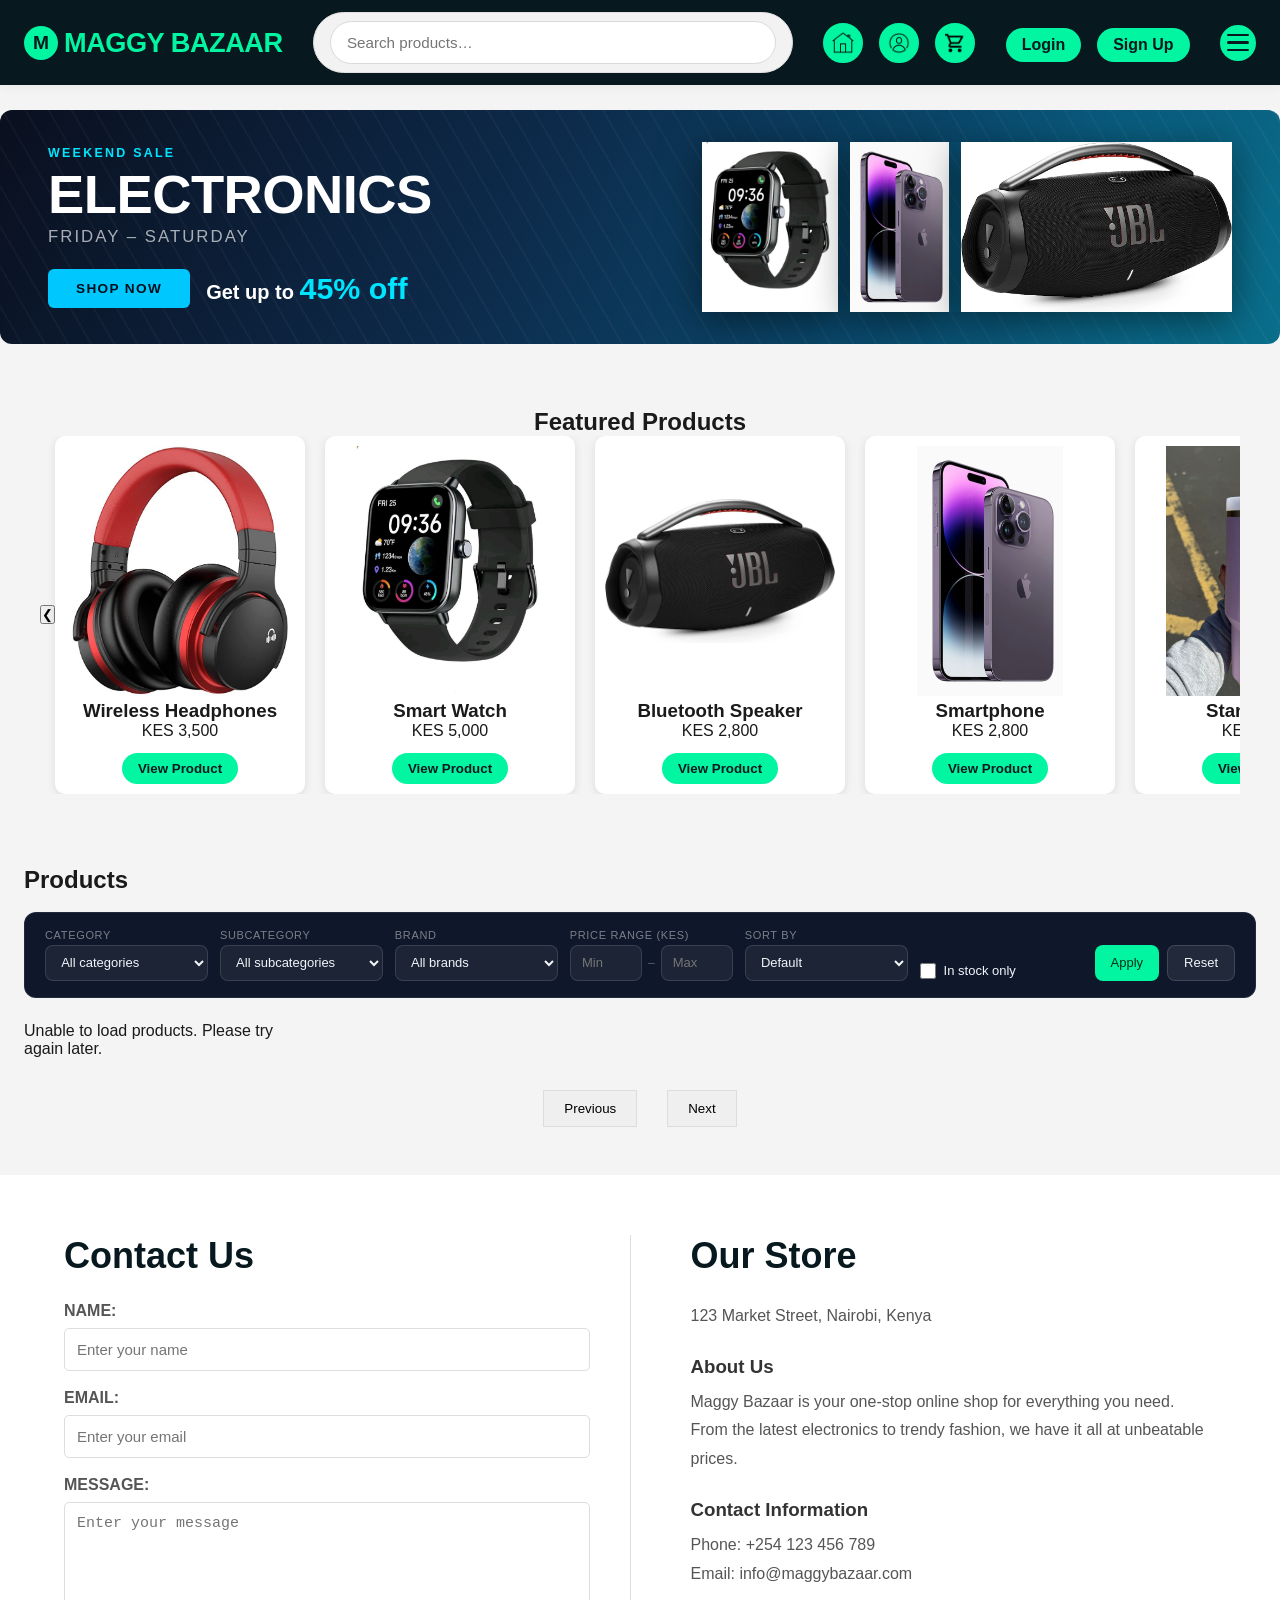
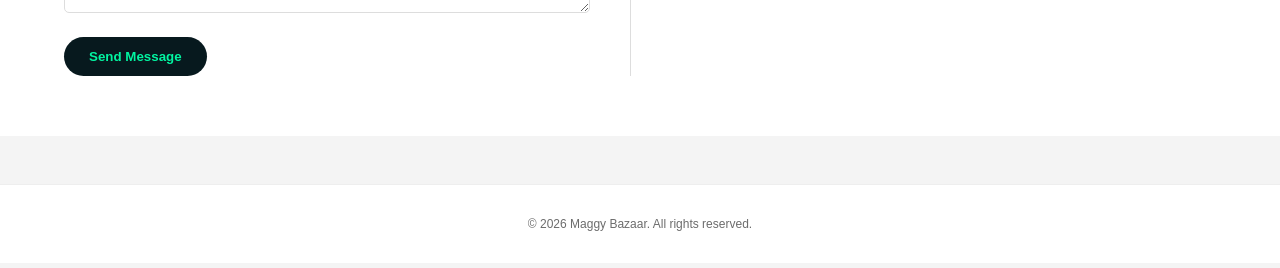
<file: index.html>
<!DOCTYPE html>
<html lang="en">

<head>
    <meta charset="UTF-8">
    <meta name="viewport" content="width=device-width, initial-scale=1.0, viewport-fit=cover">
    <title>Maggy Bazaar</title>
    <link rel="stylesheet" href="styles.css">
    <script src="config.js"></script>
    <script src="header.js" defer></script>
    <style>
        /* ── Filter Bar Styles ── */
        .filter-bar {
            background: var(--filter-bg, #0f172a);
            border: 1px solid var(--filter-border, rgba(255,255,255,0.08));
            border-radius: 12px;
            padding: 1rem 1.25rem;
            margin: 0 0 1.5rem 0;
            display: flex;
            flex-wrap: wrap;
            gap: 0.75rem;
            align-items: flex-end;
        }
        .filter-group {
            display: flex;
            flex-direction: column;
            gap: 4px;
            min-width: 140px;
            flex: 1;
        }
        .filter-group label {
            font-size: 11px;
            font-weight: 500;
            letter-spacing: 0.06em;
            text-transform: uppercase;
            color: var(--filter-label, rgba(255,255,255,0.45));
        }
        .filter-group select,
        .filter-group input[type="number"] {
            background: rgba(255,255,255,0.06);
            border: 1px solid rgba(255,255,255,0.12);
            border-radius: 8px;
            color: var(--filter-text, #f1f5f9);
            padding: 0.45rem 0.7rem;
            font-size: 13px;
            height: 36px;
            width: 100%;
            outline: none;
            transition: border-color 0.15s;
        }
        .filter-group select:focus,
        .filter-group input[type="number"]:focus {
            border-color: #02F5A1;
        }
        .filter-group select option {
            background: #1e293b;
            color: #f1f5f9;
        }
        .filter-price-row {
            display: flex;
            gap: 6px;
            align-items: center;
        }
        .filter-price-row input {
            flex: 1;
        }
        .filter-price-sep {
            color: rgba(255,255,255,0.3);
            font-size: 12px;
            flex-shrink: 0;
        }
        .filter-stock-group {
            display: flex;
            align-items: center;
            gap: 8px;
            padding-bottom: 2px;
        }
        .filter-stock-group label {
            font-size: 13px;
            color: var(--filter-text, #f1f5f9);
            cursor: pointer;
            text-transform: none;
            letter-spacing: 0;
            font-weight: 400;
        }
        .filter-stock-group input[type="checkbox"] {
            width: 16px;
            height: 16px;
            accent-color: #02F5A1;
            cursor: pointer;
            flex-shrink: 0;
        }
        .filter-actions {
            display: flex;
            gap: 8px;
            align-items: flex-end;
            flex-shrink: 0;
        }
        .filter-actions button {
            height: 36px;
            padding: 0 1rem;
            border-radius: 8px;
            font-size: 13px;
            font-weight: 500;
            cursor: pointer;
            border: none;
            transition: opacity 0.15s, transform 0.1s;
        }
        .filter-actions button:active { transform: scale(0.97); }
        .btn-apply {
            background: #02F5A1;
            color: #052e16;
        }
        .btn-apply:hover { opacity: 0.88; }
        .btn-reset {
            background: rgba(255,255,255,0.08);
            color: #f1f5f9;
            border: 1px solid rgba(255,255,255,0.14) !important;
        }
        .btn-reset:hover { background: rgba(255,255,255,0.14); }

        .filter-result-info {
            font-size: 13px;
            color: rgba(255,255,255,0.5);
            margin: -0.5rem 0 0.75rem 0;
        }
        .filter-result-info span {
            color: #02F5A1;
            font-weight: 500;
        }

        @media (max-width: 768px) {
            .electronics-banner {
                padding: 24px 20px;
                min-height: 220px;
                border-radius: 16px;
            }
        }

        @media (max-width: 600px) {
            .filter-group { min-width: 100%; }
            .filter-actions { width: 100%; }
            .filter-actions button { flex: 1; }
            .electronics-banner {
                padding: 20px 16px;
            }
        }
    </style>
</head>

<body>

    <div class="site-header">        
        <div class="header-container">
            <div class="brand">
                <div class="brand-logo">M</div>
                <div class="brand-name">MAGGY BAZAAR</div>
            </div>

        <div class="search-area">
            <div class="search-wrapper">
                <input id="search-input" type="text" placeholder="Search products…" autocomplete="off">
                <div id="search-results"></div> 
            </div> 
        </div>

            <script src="search.js"></script>

            <div class="nav-icons-container">
                <div class="nav-icon-btn">
                    <a href="index.html">
                        <img src="icons/home-icon.png" alt="Home Icon"></a>
                </div>
                <div class="nav-icon-btn">
                    <a href="account.html">
                        <img src="icons/account-icon.png" alt="Account Icon"></a>
                </div>
                <div class="nav-icon-btn">
                    <a href="cart.html">
                        <img src="icons/cart-icon.png" alt="Cart Icon"></a>
                    <div class="cart-badge" id="cartBadge">0</div>
                </div>
                <div class="nav-icon-btn" id="adminIconBtn" style="display:none; align-items: center; justify-content: center;">
                    <a href="admin.html">
                        <div class="admin-icon">
                            <img class="admin-icon" src="icons/admin-icon.png" alt="Admin Icon">
                        </div>
                    </a>
                </div>
            </div>

            <div class="auth-links" id="authLinks">
                <a href="login.html" class="btn-primary">Login</a>
                <a href="signup.html" class="btn-primary">Sign Up</a>
            </div>

            <button class="hamburger-btn nav-icon-btn" onclick="showMenu()" id="hamburgerIcon" aria-label="Menu">
                <div class="hamburger-line"></div>
                <div class="hamburger-line"></div>
                <div class="hamburger-line"></div>
            </button>
        </div>
    </div>

    <div class="menu-backdrop" id="menuBackdrop"></div>

    <div class="dropdown-nav" id="dropdownMenu">
        <div class="dropdown-inner">
            <div class="menu-group">
                <div class="group-title">MY MG-B ACCOUNT</div>
                <ul class="dropdown-links-list">
                    <li><a href="orders.html" class="menu-link"><span class="menu-icon"><img class="icons"
                                    src="icons/order-icon.png" alt="order Icon"></span> Orders</a></li>
                    <li><a href="inbox.html" class="menu-link"><span class="menu-icon"><img class="icons"
                                    src="icons/inbox-icon.png" alt="inbox Icon"></span> Inbox</a></li>
                    <li><a href="wishlist.html" class="menu-link"><span class="menu-icon"><img class="icons"
                                    src="icons/wishlist-icon.png" alt="wishlist Icon"></span> Wishlist</a></li>
                </ul>
            </div>
            <div class="divider-light"></div>
        </div>
    </div>




<!-- 
  =============================================
  MAGGY BAZAAR — Electronics Banner
  Drop this <section> block into your index.html,
  right after your <nav> or at the top of <main>.
  The <style> block can go into your existing CSS file.
  =============================================
-->

<style>
  /* ── Electronics Banner ── */
  .electronics-banner {
    position: relative;
    width: 100%;
    min-height: 220px;
    background: linear-gradient(120deg, #0a0f1e 0%, #0d2a4a 40%, #0a4a6e 70%, #0a6e8a 100%);
    border-radius: 12px;
    overflow: hidden;
    display: flex;
    align-items: center;
    padding: 32px 48px;
    box-sizing: border-box;
    margin: 24px 0;
    font-family: inherit;
  }

  /* Diagonal stripe texture overlay */
  .electronics-banner::before {
    content: '';
    position: absolute;
    inset: 0;
    background: repeating-linear-gradient(
      60deg,
      transparent,
      transparent 18px,
      rgba(255,255,255,0.03) 18px,
      rgba(255,255,255,0.03) 20px
    );
    pointer-events: none;
  }

  /* Soft glow orb on the right */
  .electronics-banner::after {
    content: '';
    position: absolute;
    right: -60px;
    top: 50%;
    transform: translateY(-50%);
    width: 420px;
    height: 420px;
    background: radial-gradient(circle, rgba(0,200,255,0.12) 0%, transparent 70%);
    pointer-events: none;
  }

  .banner-text {
    flex: 1;
    position: relative;
    z-index: 2;
  }

  .banner-text .eyebrow {
    font-size: 0.78rem;
    letter-spacing: 0.18em;
    text-transform: uppercase;
    color: #00e5ff;
    margin: 0 0 6px 0;
    font-weight: 600;
  }

  .banner-text h2 {
    font-size: clamp(2rem, 5vw, 3.4rem);
    font-weight: 900;
    color: #ffffff;
    margin: 0 0 4px 0;
    line-height: 1.05;
    letter-spacing: -0.01em;
    text-transform: uppercase;
  }

  .banner-text .days {
    font-size: clamp(0.85rem, 2vw, 1.05rem);
    color: rgba(255,255,255,0.65);
    letter-spacing: 0.12em;
    text-transform: uppercase;
    margin: 0 0 22px 0;
  }

  .banner-cta {
    display: flex;
    align-items: center;
    gap: 16px;
    flex-wrap: wrap;
  }

  .btn-shop {
    display: inline-block;
    background: #00c8ff;
    color: #000d1a;
    font-weight: 800;
    font-size: 0.85rem;
    letter-spacing: 0.1em;
    text-transform: uppercase;
    padding: 12px 28px;
    border-radius: 6px;
    text-decoration: none;
    transition: background 0.2s, transform 0.15s;
  }

  .btn-shop:hover {
    background: #33d4ff;
    transform: translateY(-1px);
  }

  .banner-discount {
    font-size: clamp(1rem, 2.5vw, 1.25rem);
    color: #ffffff;
    font-weight: 700;
  }

  .banner-discount span {
    color: #00e5ff;
    font-size: clamp(1.4rem, 3.5vw, 1.9rem);
    font-weight: 900;
  }

  /* Product images strip */
  .banner-products {
    position: relative;
    z-index: 2;
    display: flex;
    align-items: flex-end;
    gap: 12px;
    flex-shrink: 0;
    margin-left: 24px;
    background: radial-gradient(circle, rgba(0,200,255,0.12) 0%, transparent 70%);
  }

  .banner-products img {
    height: clamp(90px, 18vw, 170px);
    width: auto;
    object-fit: contain;
    filter: drop-shadow(0 8px 20px rgba(0,0,0,0.5));
    transition: transform 0.3s;
  }

  .banner-products img:hover {
    transform: translateY(-6px) scale(1.04);
  }

  /* Responsive */
  @media (max-width: 640px) {
    .electronics-banner {
      flex-direction: column;
      padding: 24px 20px;
      text-align: center;
    }

    .banner-products {
      margin: 16px 0 0 0;
      justify-content: center;
    }

    .banner-cta {
      justify-content: center;
    }
  }
</style>

<!-- ══ BANNER HTML — paste this where you want the banner ══ -->
<section class="electronics-banner">

  <div class="banner-text">
    <p class="eyebrow">Weekend Sale</p>
    <h2>Electronics</h2>
    <p class="days">Friday – Saturday</p>
    <div class="banner-cta">
      <a href="products.html?category=electronics" class="btn-shop">Shop Now</a>
      <p class="banner-discount">Get up to <span>45% off</span></p>
    </div>
  </div>

  <!-- 
    Replace the src values below with your actual product image paths.
    Three images work well. You can remove or add <img> tags as needed.
  -->
  <div class="banner-products">
    <img src="images/product2.jpg"   alt="Smart Watch" />
    <img src="images/product4.jpg"   alt="Smartphone" />
    <img src="images/product3.jpg"      alt="Bluetooth Speaker" />
  </div>

</section>
<!-- ══ END BANNER ══ -->











    

    <script>
        const dropdownMenu = document.getElementById('dropdownMenu');
        const menuBackdrop = document.getElementById('menuBackdrop');
        const hamburgerIcon = document.getElementById('hamburgerIcon');

        function showMenu() {
            dropdownMenu.classList.add('open');
            menuBackdrop.classList.add('active');
        }

        function hideMenu() {
            dropdownMenu.classList.remove('open');
            menuBackdrop.classList.remove('active');
        }

        menuBackdrop.addEventListener('click', hideMenu);

        function updateAuthLinksVisibility() {
            const authLinks = document.getElementById('authLinks');
            if (!authLinks) return;
            const isLoggedIn = Boolean(sessionStorage.getItem('userEmail'));
            authLinks.style.display = isLoggedIn ? 'none' : 'flex';
        }

        updateAuthLinksVisibility();
    </script>


    <section class="product-carousel">
        <h2>Featured Products</h2>

        <div class="carousel-container">
            <button class="prev">&#10094;</button>

            <div class="carousel-track">
                <div class="product-card">
                    <img src="images/product1.jpg" alt="Product">
                    <h3>Wireless Headphones</h3>
                    <p>KES 3,500</p>
                    <button class="btn-primary" onclick="showProductDetail(13)">View Product</button>
                </div>

                <div class="product-card">
                    <img src="images/product2.jpg" alt="Product">
                    <h3>Smart Watch</h3>
                    <p>KES 5,000</p>
                    <button class="btn-primary" onclick="showProductDetail(14)">View Product</button>
                </div>

                <div class="product-card">
                    <img src="images/product3.jpg" alt="Product">
                    <h3>Bluetooth Speaker</h3>
                    <p>KES 2,800</p>
                    <button class="btn-primary" onclick="showProductDetail(15)">View Product</button>
                </div>

                <div class="product-card">
                    <img src="images/product4.jpg" alt="Product">
                    <h3>Smartphone</h3>
                    <p>KES 2,800</p>
                    <button class="btn-primary" onclick="showProductDetail(16)">View Product</button>
                </div>

                <div class="product-card">
                    <img src="images/product5.jpg" alt="Product">
                    <h3>Stanley Cup</h3>
                    <p>KES 2,800</p>
                    <button class="btn-primary" onclick="showProductDetail(17)">View Product</button>
                </div>

                <div class="product-card">
                    <img src="images/product6.jpg" alt="Product">
                    <h3>HP Laptop</h3>
                    <p>KES 2,800</p>
                    <button class="btn-primary" onclick="showProductDetail(18)">View Product</button>
                </div>
            </div>

            <button class="next">&#10095;</button>
        </div>
    </section>

    <script>
        const track = document.querySelector(".carousel-track");
        const originalCards = Array.from(track.querySelectorAll(".product-card"));
        const cardWidth = 270;
        let index = 0;
        let isTransitioning = false;

        originalCards.forEach(card => track.appendChild(card.cloneNode(true)));

        function slideNext() {
            if (isTransitioning) return;
            index++;
            track.style.transition = "transform 0.5s ease-in-out";
            track.style.transform = `translateX(-${index * cardWidth}px)`;
            isTransitioning = true;
        }

        track.addEventListener("transitionend", () => {
            isTransitioning = false;
            if (index >= originalCards.length) {
                track.style.transition = "none";
                index = 0;
                track.style.transform = "translateX(0px)";
                requestAnimationFrame(() => {
                    requestAnimationFrame(() => {
                        track.style.transition = "transform 0.5s ease-in-out";
                    });
                });
            }
        });

        setInterval(slideNext, 3000);

        function showProductDetail(productId) {
            window.location.href = `product-detail.html?id=${productId}`;
        }
    </script>

    <section class="main-container">
        <h2>Products</h2><br>

        <!-- ═══════════════════════════════════════════
             FILTER / SORT BAR  (added here)
        ════════════════════════════════════════════ -->
        <div class="filter-bar" id="filterBar">

            <div class="filter-group">
                <label for="filterCategory">Category</label>
                <select id="filterCategory">
                    <option value="">All categories</option>
                </select>
            </div>

            <div class="filter-group">
                <label for="filterSubcategory">Subcategory</label>
                <select id="filterSubcategory">
                    <option value="">All subcategories</option>
                </select>
            </div>

            <div class="filter-group">
                <label for="filterBrand">Brand</label>
                <select id="filterBrand">
                    <option value="">All brands</option>
                </select>
            </div>

            <div class="filter-group">
                <label>Price range (KES)</label>
                <div class="filter-price-row">
                    <input type="number" id="filterMinPrice" placeholder="Min" min="0">
                    <span class="filter-price-sep">–</span>
                    <input type="number" id="filterMaxPrice" placeholder="Max" min="0">
                </div>
            </div>

            <div class="filter-group">
                <label for="filterSort">Sort by</label>
                <select id="filterSort">
                    <option value="">Default</option>
                    <option value="price_asc">Price: Low → High</option>
                    <option value="price_desc">Price: High → Low</option>
                    <option value="name_asc">Name: A → Z</option>
                    <option value="name_desc">Name: Z → A</option>
                    <option value="newest">Newest first</option>
                </select>
            </div>

            <div class="filter-group" style="min-width: auto; justify-content: flex-end;">
                <label>&nbsp;</label>
                <div class="filter-stock-group">
                    <input type="checkbox" id="filterInStock">
                    <label for="filterInStock">In stock only</label>
                </div>
            </div>

            <div class="filter-actions">
                <button class="btn-apply" id="btnApplyFilters">Apply</button>
                <button class="btn-reset" id="btnResetFilters">Reset</button>
            </div>
        </div>

        <p class="filter-result-info" id="filterResultInfo" style="display:none;">
            Showing <span id="filterCount">0</span> product(s)
            <span id="filterActiveLabel"></span>
        </p>
        <!-- ═══════════════════════════════════════════ -->

        <div class="products-grid" id="productsGrid">
            <!-- Products dynamically loaded here -->
        </div>
    </section>

    <div class="pagination">
        <button id="prevBtn">Previous</button>
        <span id="pageInfo"></span>
        <button id="nextBtn">Next</button>
    </div>

    <script>
        const API_BASE = window.API_BASE_URL;

        let allProducts = [];       // master copy, never mutated
        let products = [];          // current filtered/sorted view
        const productsPerPage = 8;
        let currentPage = 1;
        const grid = document.getElementById('productsGrid');

        /* ── Populate filter dropdowns from loaded products ── */
        function populateFilters(data) {
            const categories   = [...new Set(data.map(p => p.category).filter(Boolean))].sort();
            const brands       = [...new Set(data.map(p => p.brand).filter(Boolean))].sort();

            const catSel = document.getElementById('filterCategory');
            categories.forEach(c => {
                const o = document.createElement('option');
                o.value = o.textContent = c;
                catSel.appendChild(o);
            });

            const brandSel = document.getElementById('filterBrand');
            brands.forEach(b => {
                const o = document.createElement('option');
                o.value = o.textContent = b;
                brandSel.appendChild(o);
            });
        }

        /* ── Cascade subcategory options when category changes ── */
        document.getElementById('filterCategory').addEventListener('change', function () {
            const selCat = this.value;
            const subSel = document.getElementById('filterSubcategory');
            subSel.innerHTML = '<option value="">All subcategories</option>';

            const subs = [...new Set(
                allProducts
                    .filter(p => !selCat || p.category === selCat)
                    .map(p => p.subcategory)
                    .filter(Boolean)
            )].sort();

            subs.forEach(s => {
                const o = document.createElement('option');
                o.value = o.textContent = s;
                subSel.appendChild(o);
            });
        });

        /* ── Apply filters + sort ── */
        function applyFilters() {
            const cat      = document.getElementById('filterCategory').value;
            const sub      = document.getElementById('filterSubcategory').value;
            const brand    = document.getElementById('filterBrand').value;
            const minPrice = parseFloat(document.getElementById('filterMinPrice').value) || 0;
            const maxPrice = parseFloat(document.getElementById('filterMaxPrice').value) || Infinity;
            const sort     = document.getElementById('filterSort').value;
            const inStock  = document.getElementById('filterInStock').checked;

            let result = allProducts.filter(p => {
                if (cat   && p.category    !== cat)   return false;
                if (sub   && p.subcategory !== sub)   return false;
                if (brand && p.brand       !== brand) return false;
                if (p.price < minPrice || p.price > maxPrice) return false;
                if (inStock && (p.stock === 0 || p.stock == null)) return false;
                return true;
            });

            /* Sorting */
            if (sort === 'price_asc')  result.sort((a, b) => a.price - b.price);
            if (sort === 'price_desc') result.sort((a, b) => b.price - a.price);
            if (sort === 'name_asc')   result.sort((a, b) => a.name.localeCompare(b.name));
            if (sort === 'name_desc')  result.sort((a, b) => b.name.localeCompare(a.name));
            if (sort === 'newest')     result.sort((a, b) => new Date(b.created_at) - new Date(a.created_at));

            products = result;
            currentPage = 1;

            /* Result info bar */
            const info   = document.getElementById('filterResultInfo');
            const count  = document.getElementById('filterCount');
            const label  = document.getElementById('filterActiveLabel');
            const active = [cat, sub, brand].filter(Boolean);
            count.textContent = products.length;
            label.textContent = active.length ? `in: ${active.join(' › ')}` : '';
            info.style.display = products.length < allProducts.length ? 'block' : 'none';

            renderProducts();
        }

        /* ── Reset all filters ── */
        document.getElementById('btnResetFilters').addEventListener('click', () => {
            document.getElementById('filterCategory').value    = '';
            document.getElementById('filterSubcategory').innerHTML = '<option value="">All subcategories</option>';
            document.getElementById('filterBrand').value       = '';
            document.getElementById('filterMinPrice').value    = '';
            document.getElementById('filterMaxPrice').value    = '';
            document.getElementById('filterSort').value        = '';
            document.getElementById('filterInStock').checked   = false;
            document.getElementById('filterResultInfo').style.display = 'none';
            products = [...allProducts];
            currentPage = 1;
            renderProducts();
        });

        document.getElementById('btnApplyFilters').addEventListener('click', applyFilters);

        /* ── Load products from API ── */
        async function loadProducts() {
            try {
                const response = await fetch(`${API_BASE}/api/products`);
                if (!response.ok) throw new Error('Unable to load products');
                allProducts = await response.json();
                products    = [...allProducts];
                populateFilters(allProducts);
                renderProducts();
            } catch (error) {
                grid.innerHTML = '<p>Unable to load products. Please try again later.</p>';
                console.error(error);
            }
        }

        /* ── Render current page ── */
        function renderProducts() {
            const startIndex = (currentPage - 1) * productsPerPage;
            const endIndex   = startIndex + productsPerPage;
            const paginatedProducts = products.slice(startIndex, endIndex);

            grid.innerHTML = '';
            if (!paginatedProducts.length) {
                grid.innerHTML = '<p>No products found.</p>';
                document.getElementById('pageInfo').textContent = '';
                return;
            }

            paginatedProducts.forEach(product => {
                grid.innerHTML += `
                    <div class="product-card">
                        <img src="${product.image}" alt="${product.name}">
                        <h3>${product.name}</h3>
                        <p>KES ${Number(product.price).toLocaleString()}</p>
                        <div style="display: flex; gap: 0.5rem; margin-top: 0.8rem;">
                            <button class="btn-primary" style="flex: 1;" onclick="showProductDetail(${product.id})">View Product</button>
                            <button class="btn-primary" style="padding: 0.5rem; display: flex; align-items: center; justify-content: center;" onclick="addToCart(${product.id})"><img src="icons/cart2.png" alt="Add to Cart" style="width: 20px; height: 20px;"></button>
                            <button class="btn-primary" style="padding: 0.5rem; display: flex; align-items: center; justify-content: center;" onclick="addToWishlist(${product.id})"><img src="icons/wishlist2.png" alt="Add to Wishlist" style="width: 20px; height: 20px;"></button>
                        </div>
                    </div>
                `;
            });

            document.getElementById('pageInfo').textContent =
                `Page ${currentPage} of ${Math.ceil(products.length / productsPerPage)}`;
        }

        /* ── Cart / Wishlist (unchanged) ── */
        async function addToCart(productId) {
            const email = sessionStorage.getItem('userEmail');
            if (!email) { window.location.href = 'login.html'; return; }

            const badge = document.getElementById('cartBadge');
            const previousCount = badge ? parseInt(badge.textContent, 10) || 0 : 0;
            if (badge) { badge.textContent = previousCount + 1; badge.style.display = 'flex'; }

            const response = await fetch(window.apiPath('/api/cart/add'), {
                method: 'POST',
                headers: { 'Content-Type': 'application/json' },
                body: JSON.stringify({ email, productId, quantity: 1 })
            });

            if (!response.ok) {
                console.error('Could not add to cart.');
                if (badge) {
                    badge.textContent = previousCount;
                    badge.style.display = previousCount ? 'flex' : 'none';
                }
            }
        }

        async function addToWishlist(productId) {
            const email = sessionStorage.getItem('userEmail');
            if (!email) {
                alert('Please login to save items to your wishlist.');
                window.location.href = 'login.html';
                return;
            }
            try {
                const res  = await fetch(window.apiPath('/api/wishlist/add'), {
                    method: 'POST',
                    headers: { 'Content-Type': 'application/json' },
                    body: JSON.stringify({ email, productId })
                });
                const data = await res.json();
                if (res.status === 409) { alert('This item is already in your wishlist.'); return; }
                if (!res.ok) { alert(data.error || 'Could not add to wishlist.'); return; }
                alert('Added to wishlist!');
            } catch (err) {
                console.error('Wishlist error:', err);
                alert('Could not add to wishlist. Please try again.');
            }
        }

        async function updateCartCount() {
            const email = sessionStorage.getItem('userEmail');
            const badge = document.getElementById('cartBadge');
            if (!email || !badge) return;
            try {
                const response = await fetch(window.apiPath(`/api/cart/${encodeURIComponent(email)}`));
                if (!response.ok) { badge.style.display = 'none'; return; }
                const data       = await response.json();
                const totalItems = data.reduce((sum, item) => sum + item.quantity, 0);
                badge.textContent    = totalItems;
                badge.style.display  = totalItems ? 'flex' : 'none';
            } catch (error) {
                console.error('Unable to update cart badge.', error);
            }
        }

        /* ── Pagination ── */
        document.getElementById('prevBtn').addEventListener('click', () => {
            if (currentPage > 1) { currentPage--; renderProducts(); }
        });
        document.getElementById('nextBtn').addEventListener('click', () => {
            if (currentPage < Math.ceil(products.length / productsPerPage)) { currentPage++; renderProducts(); }
        });

        loadProducts();
        updateCartCount();
    </script>

    <section class="contact-store-section">
        <div class="contact-container">
            <div class="contact-form">
                <h2>Contact Us</h2>
                <label>NAME:</label>
                <input type="text" placeholder="Enter your name">
                <label>EMAIL:</label>
                <input type="email" placeholder="Enter your email">
                <label>MESSAGE:</label>
                <textarea rows="5" placeholder="Enter your message"></textarea>
                <button type="submit">Send Message</button>
            </div>
            <div class="store-info">
                <h2>Our Store</h2>
                <p>123 Market Street, Nairobi, Kenya</p>
                <h3>About Us</h3>
                <p>Maggy Bazaar is your one-stop online shop for everything you need. From the latest electronics to trendy fashion, we have it all at unbeatable prices.</p>
                <h3>Contact Information</h3>
                <p>Phone: +254 123 456 789</p>
                <p>Email: info@maggybazaar.com</p>
            </div>
        </div>
    </section>


    <script>
        document.querySelector('.contact-form button').addEventListener('click', async (e) => {
    e.preventDefault();
    const name = document.querySelector('.contact-form input[type="text"]').value;
    const email = document.querySelector('.contact-form input[type="email"]').value;
    const message = document.querySelector('.contact-form textarea').value;

    const res = await fetch(window.apiPath('/api/contact'), {
        method: 'POST',
        headers: { 'Content-Type': 'application/json' },
        body: JSON.stringify({ name, email, message })
    });

    const result = await res.json();
    if (res.ok) {
        alert('Message sent!');
        document.querySelector('.contact-form').reset();
    } else {
        alert(result.error || 'Something went wrong');
    }
});
    </script>







    <script>
        document.querySelectorAll('[data-page]').forEach(link => {
            link.addEventListener('click', async (e) => {
                e.preventDefault();
                const page = e.target.dataset.page;
                const response = await fetch(`${page}.html`);
                const content  = await response.text();
                document.getElementById('page-content').innerHTML = content;
                history.pushState({ page }, '', `/${page}`);
            });
        });
    </script>

    <footer>
        &copy; 2026 Maggy Bazaar. All rights reserved.
    </footer>
</body>
</html>
</file>
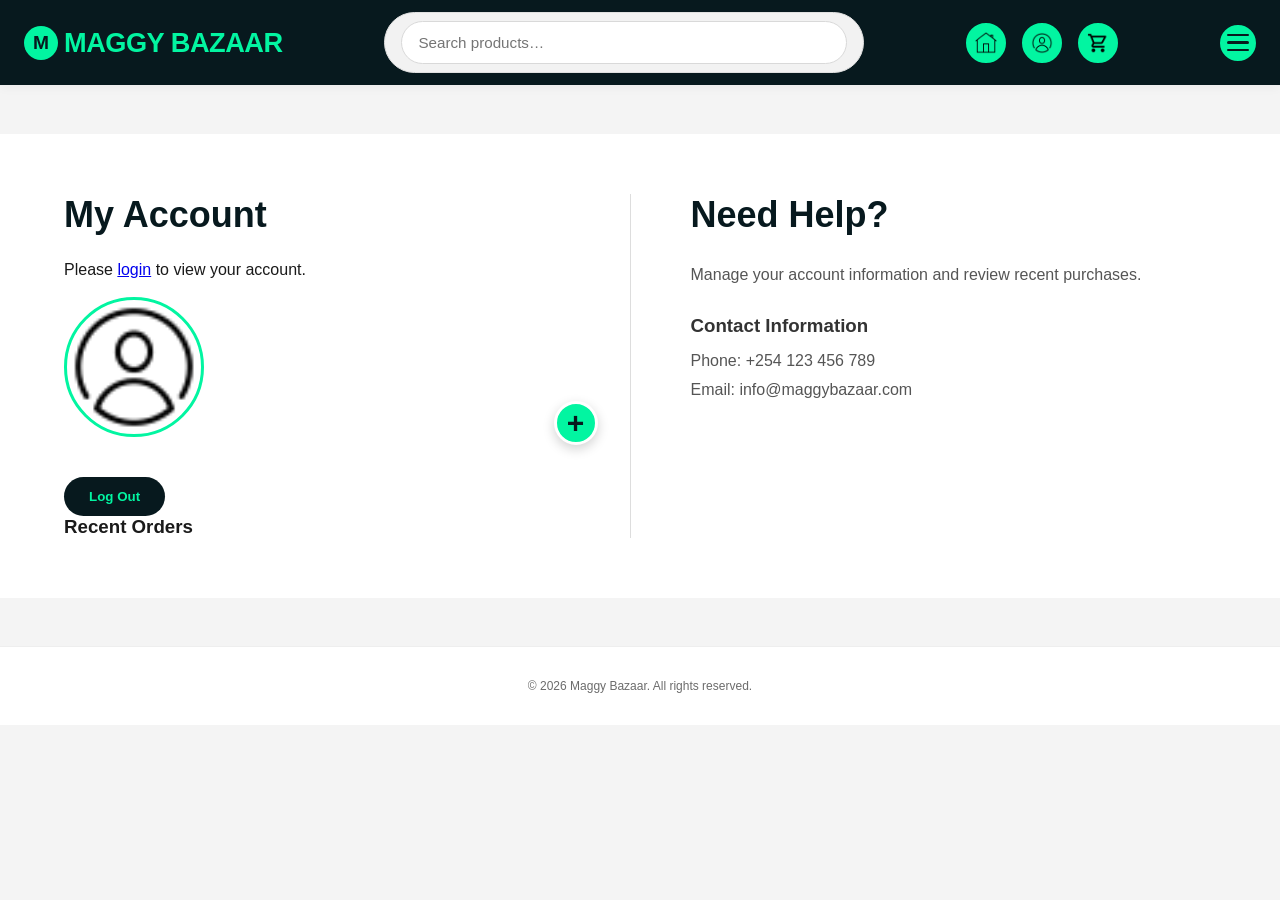
<file: account.html>
<!DOCTYPE html>
<html lang="en">

<head>
    <meta charset="UTF-8">
    <meta name="viewport" content="width=device-width, initial-scale=1.0">
    <title>Document</title>
    <link rel="stylesheet" href="styles.css">
    <script src="config.js"></script>
    <script src="header.js" defer></script>
</head>

<body>
    <div class="site-header">
        <div class="header-container">
            <div class="brand">
                <div class="brand-logo">M</div>
                <div class="brand-name">MAGGY BAZAAR</div>
            </div>

          <!--  <div class="search-area">
                <div class="search-bar">
                    <span></span>
                    <input type="text" placeholder="Search products, brands and categories">
                </div>
            </div> -->

         <div class="search-area">
            <div class="search-wrapper">
                <input id="search-input" type="text" placeholder="Search products…" autocomplete="off">
                <div id="search-results"></div> 
            </div> 
        </div>
        
        <script src="search.js"></script>

            <div class="nav-icons-container">
                <div class="nav-icon-btn">
                    <a href="index.html">
                        <img src="icons/home-icon.png" alt="Home Icon"></a>
                </div>
                <div class="nav-icon-btn">
                    <a href="account.html">
                        <img src="icons/account-icon.png" alt="Account Icon"></a>
                </div>
                <div class="nav-icon-btn">
                    <a href="cart.html">
                        <img src="icons/cart-icon.png" alt="Cart Icon"></a>
                    <div class="cart-badge" id="cartBadge">0</div>
                </div>
            </div>

            <!-- THREE LINE ICON (HAMBURGER) - FULLY CLICKABLE -->
            <button class="hamburger-btn nav-icon-btn" onclick="showMenu()" id="hamburgerIcon" aria-label="Menu">
                <div class="hamburger-line"></div>
                <div class="hamburger-line"></div>
                <div class="hamburger-line"></div>
            </button>
        </div>
    </div>

    <!-- Background overlay when menu is open -->
    <div class="menu-backdrop" id="menuBackdrop"></div>

    <!-- DROPDOWN MENU : links to other pages (simulated with # but ready for real URLs) -->
    <div class="dropdown-nav" id="dropdownMenu">
        <div class="dropdown-inner">

            <!-- MY MG-B ACCOUNT section -->
            <div class="menu-group">
                <div class="group-title">MY MG-B ACCOUNT</div>
                <ul class="dropdown-links-list">
                    <li><a href="orders.html" class="menu-link"><span class="menu-icon"><img class="icons"
                                    src="icons/order-icon.png" alt="order Icon"></span> Orders</a></li>
                    <li><a href="inbox.html" class="menu-link"><span class="menu-icon"><img class="icons"
                                    src="icons/inbox-icon.png" alt="inbox Icon"></span> Inbox</a></li>
                    <li><a href="wishlist.html" class="menu-link"><span class="menu-icon"><img class="icons"
                                    src="icons/wishlist-icon.png" alt="wishlist Icon"></span> Wishlist</a></li>
                </ul>
            </div>

            <div class="divider-light"></div>

            
        </div>
    </div>

    <script>
        const dropdownMenu = document.getElementById('dropdownMenu');
        const menuBackdrop = document.getElementById('menuBackdrop');
        const hamburgerIcon = document.getElementById('hamburgerIcon');

        function showMenu() {
            dropdownMenu.classList.add('open');
            menuBackdrop.classList.add('active');
        }

        function hideMenu() {
            dropdownMenu.classList.remove('open');
            menuBackdrop.classList.remove('active');
        }

        menuBackdrop.addEventListener('click', hideMenu);
    </script>















    <section class="contact-store-section">
        <div class="contact-container">
            <div class="contact-form" id="account-container">
                <h2>My Account</h2>
                <div id="accountStatus"></div>
                <div class="profile-picture-section">
                    <label for="profileImageInput" class="profile-picture-wrapper" title="Upload profile picture">
                        <img id="profileImagePreview" class="profile-picture-preview" src="icons/account-icon.png" alt="Profile picture preview">
                        <span class="profile-upload-plus">+</span>
                    </label>
                    <input type="file" id="profileImageInput" accept="image/*">
                    <div id="profileImageMessage" class="profile-image-message"></div>
                </div>
                <div id="accountDetails"></div>
                <button id="logoutButton" class="logout-button" type="button">Log Out</button>
                <h3>Recent Orders</h3>
                <div id="recentOrders"></div>
            </div>

            <div class="store-info">
                <h2>Need Help?</h2>
                <p>Manage your account information and review recent purchases.</p>
                <h3>Contact Information</h3>
                <p>Phone: +254 123 456 789</p>
                <p>Email: info@maggybazaar.com</p>
            </div>
        </div>
    </section>

    <script>
        const API_BASE = window.API_BASE_URL;

        const userEmail = sessionStorage.getItem('userEmail');
        const accountStatus = document.getElementById('accountStatus');
        const accountDetails = document.getElementById('accountDetails');
        const recentOrders = document.getElementById('recentOrders');

        function formatOrderSummary(order) {
            const orderTotal = order.items.reduce((sum, item) => sum + item.price * item.quantity, 0);
            return `
                <div class="order-card">
                    <div class="order-card-header">
                        <span>Order #${order.orderId}</span>
                        <span>${new Date(order.createdAt).toLocaleDateString()}</span>
                    </div>
                    <div class="order-card-status">Status: ${order.status}</div>
                    <div class="order-total">Total: KES ${orderTotal.toLocaleString()}</div>
                </div>
            `;
        }

        async function loadAccount() {
            if (!userEmail) {
                accountStatus.innerHTML = '<p>Please <a href="login.html">login</a> to view your account.</p>';
                return;
            }

            try {
                const [userRes, ordersRes] = await Promise.all([
                    fetch(`${API_BASE}/api/user/${encodeURIComponent(userEmail)}`),
                    fetch(`${API_BASE}/api/orders/${encodeURIComponent(userEmail)}`),
                ]);

                const userData = await userRes.json();
                const ordersData = await ordersRes.json();

                if (!userRes.ok) {
                    accountStatus.textContent = userData.error || 'Unable to load account details.';
                    return;
                }

                accountDetails.innerHTML = `
                    <p><strong>Name:</strong> ${userData.firstName} ${userData.lastName}</p>
                    <p><strong>Email:</strong> ${userData.email}</p>
                    <p><strong>Phone:</strong> ${userData.phone}</p>
                `;

                if (!ordersRes.ok) {
                    recentOrders.innerHTML = '<p>Unable to load recent orders.</p>';
                    return;
                }

                if (!ordersData.length) {
                    recentOrders.innerHTML = '<p>No recent orders found.</p>';
                } else {
                    recentOrders.innerHTML = ordersData.slice(0, 3).map(formatOrderSummary).join('');
                }
            } catch (error) {
                accountStatus.textContent = 'Unable to load account details. Please try again later.';
                console.error(error);
            }
        }

        loadAccount();
        updateCartCount();

        const logoutButton = document.getElementById('logoutButton');
        if (logoutButton) {
            logoutButton.addEventListener('click', () => {
                sessionStorage.removeItem('userEmail');
                window.location.href = 'login.html';
            });
        }

        async function updateCartCount() {
            const email = sessionStorage.getItem('userEmail');
            const badge = document.getElementById('cartBadge');
            if (!email || !badge) return;

            try {
                const response = await fetch(`${API_BASE}/api/cart/${encodeURIComponent(email)}`);
                if (!response.ok) {
                    badge.style.display = 'none';
                    return;
                }
                const data = await response.json();
                const totalItems = data.reduce((sum, item) => sum + item.quantity, 0);
                badge.textContent = totalItems;
                badge.style.display = totalItems ? 'flex' : 'none';
            } catch (error) {
                console.error('Unable to update cart badge.', error);
            }
        }

        const profileImageInput = document.getElementById('profileImageInput');
        const profileImagePreview = document.getElementById('profileImagePreview');
        const profileImageMessage = document.getElementById('profileImageMessage');

        async function loadProfileImage() {
            // Try to fetch server-stored image first
            if (userEmail) {
                try {
                    const resp = await fetch(`${API_BASE}/api/user/${encodeURIComponent(userEmail)}/profile-image`);
                    if (resp.ok) {
                        const data = await resp.json();
                        if (data && data.imageUrl) {
                            profileImagePreview.src = data.imageUrl;
                            return;
                        }
                    }
                } catch (err) {
                    console.error('Unable to fetch profile image from server', err);
                }
            }

            // Fallback to locally saved image in browser
            const savedImage = localStorage.getItem('profileImage');
            if (savedImage && typeof savedImage === 'string' && savedImage.startsWith('data:image/')) {
                profileImagePreview.src = savedImage;
            } else {
                profileImagePreview.src = 'icons/account-icon.png';
            }
        }

        loadProfileImage();

        profileImageInput.addEventListener('change', async (event) => {
            const file = event.target.files[0];
            if (!file) return;

            if (!file.type.startsWith('image/')) {
                profileImageMessage.textContent = 'Please select a valid image file.';
                return;
            }

            if (!userEmail) {
                profileImageMessage.textContent = 'Please log in to upload a profile image.';
                return;
            }

            const formData = new FormData();
            formData.append('file', file);

            try {
                const resp = await fetch(`${API_BASE}/api/user/${encodeURIComponent(userEmail)}/profile-image`, {
                    method: 'POST',
                    body: formData
                });

                const result = await resp.json();
                if (!resp.ok) {
                    profileImageMessage.textContent = result.error || 'Upload failed.';
                    return;
                }

                profileImagePreview.src = result.imageUrl;
                // also save a local copy as fallback
                try {
                    const reader = new FileReader();
                    reader.onload = () => localStorage.setItem('profileImage', reader.result);
                    reader.readAsDataURL(file);
                } catch (e) {
                    // ignore
                }

                profileImageMessage.textContent = 'Profile image uploaded.';
            } catch (err) {
                console.error(err);
                profileImageMessage.textContent = 'Upload failed. Please try again.';
            }
        });

        profileImagePreview.addEventListener('error', () => {
            profileImagePreview.src = 'icons/account-icon.png';
        });
    </script>

    <footer>
        &copy; 2026 Maggy Bazaar. All rights reserved.
    </footer>
</body>

</html>
</file>
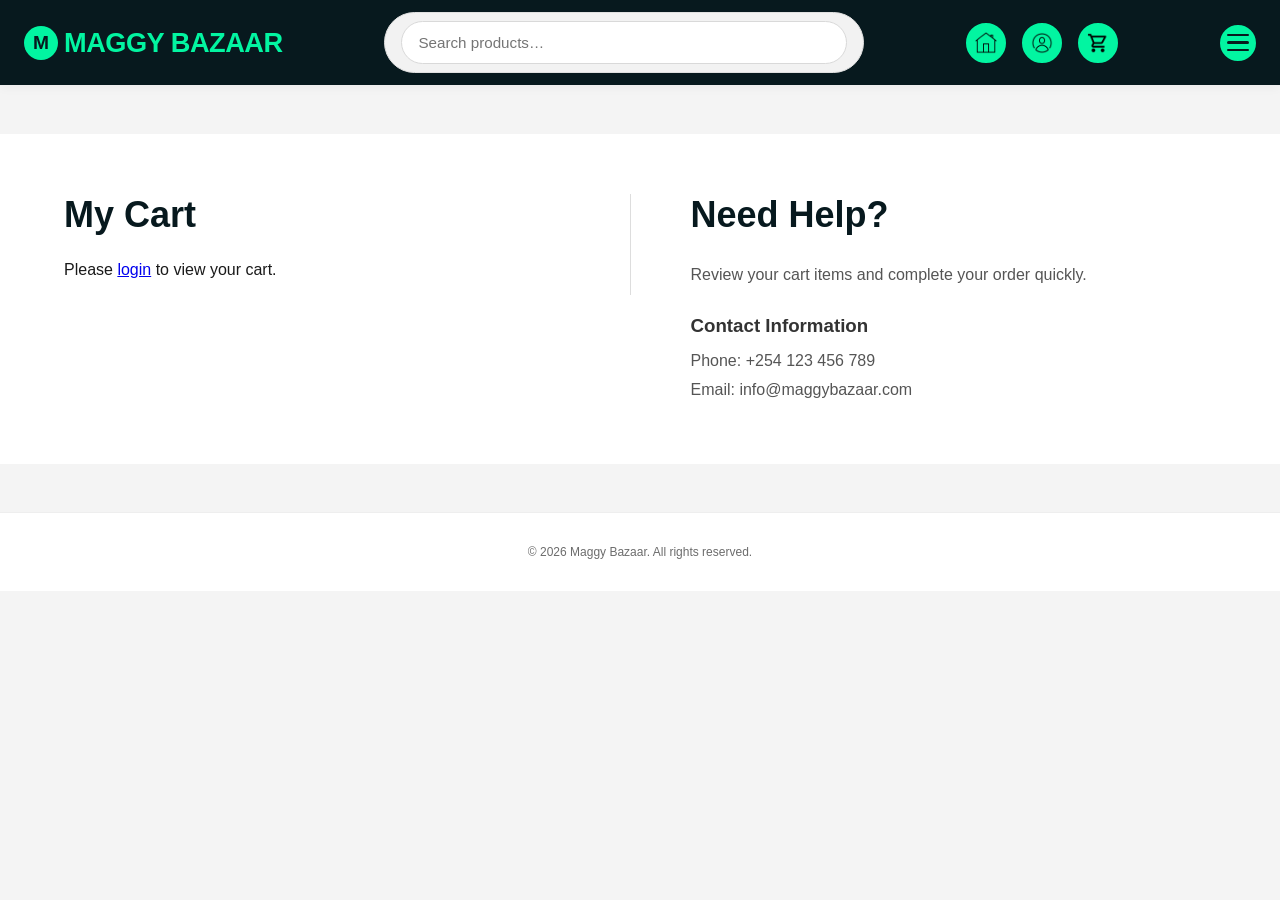
<file: cart.html>
<!DOCTYPE html>
<html lang="en">

<head>
    <meta charset="UTF-8">
    <meta name="viewport" content="width=device-width, initial-scale=1.0">
    <title>Document</title>
    <link rel="stylesheet" href="styles.css">
    <script src="config.js"></script>
    <script src="header.js" defer></script>
    <style>
        /* ── Shipping Modal ───────────────────────────────── */
        #shipping-overlay {
            display: none;
            position: fixed;
            inset: 0;
            background: rgba(0,0,0,0.5);
            z-index: 9998;
            align-items: center;
            justify-content: center;
        }
        #shipping-overlay.active { display: flex; }

        #shipping-modal {
            background: #fff;
            border-radius: 14px;
            padding: 28px 24px 24px;
            width: 92%;
            max-width: 420px;
            box-shadow: 0 16px 48px rgba(0,0,0,0.18);
            position: relative;
            font-family: inherit;
        }

        #shipping-modal .s-close {
            position: absolute;
            top: 12px; right: 14px;
            background: none; border: none;
            font-size: 1.3rem; color: #999;
            cursor: pointer; line-height: 1;
        }
        #shipping-modal .s-close:hover { color: #333; }

        .s-title {
            font-size: 1.1rem;
            font-weight: 700;
            color: #1a202c;
            margin: 0 0 4px;
        }
        .s-subtitle {
            font-size: 0.82rem;
            color: #a0aec0;
            margin: 0 0 18px;
        }

        .s-fields {
            display: flex;
            flex-direction: column;
            gap: 12px;
        }

        .s-fields input {
            width: 100%;
            padding: 11px 13px;
            border: 1.5px solid #cbd5e0;
            border-radius: 8px;
            font-size: 1rem;
            color: #1a202c;
            outline: none;
            box-sizing: border-box;
            transition: border-color 0.2s;
        }
        .s-fields input:focus { border-color: #3bb54a; }

        .s-proceed-btn {
            margin-top: 18px;
            width: 100%;
            padding: 12px;
            background: #3bb54a;
            color: #fff;
            border: none;
            border-radius: 8px;
            font-size: 0.97rem;
            font-weight: 700;
            cursor: pointer;
            transition: background 0.2s;
        }
        .s-proceed-btn:hover { background: #2ea03c; }

        /* ── M-Pesa Modal ─────────────────────────────── */
        #mpesa-overlay {
            display: none;
            position: fixed;
            inset: 0;
            background: rgba(0,0,0,0.5);
            z-index: 9999;
            align-items: center;
            justify-content: center;
        }
        #mpesa-overlay.active { display: flex; }

        #mpesa-modal {
            background: #fff;
            border-radius: 14px;
            padding: 28px 24px 24px;
            width: 92%;
            max-width: 400px;
            box-shadow: 0 16px 48px rgba(0,0,0,0.18);
            position: relative;
            font-family: inherit;
        }

        #mpesa-modal .m-close {
            position: absolute;
            top: 12px; right: 14px;
            background: none; border: none;
            font-size: 1.3rem; color: #999;
            cursor: pointer; line-height: 1;
        }
        #mpesa-modal .m-close:hover { color: #333; }

        .m-brand {
            display: flex;
            align-items: center;
            gap: 9px;
            margin-bottom: 18px;
        }
        .m-brand-icon {
            width: 34px; height: 34px;
            background: #3bb54a;
            border-radius: 7px;
            display: flex; align-items: center; justify-content: center;
            font-size: 1.1rem; font-weight: 800; color: #fff;
        }
        .m-brand-name { font-size: 1.1rem; font-weight: 700; color: #3bb54a; }

        .m-heading { font-size: 0.95rem; color: #4a5568; margin: 0 0 2px; }
        .m-amount  { font-size: 1.6rem; font-weight: 700; color: #1a202c; margin: 0 0 20px; }

        #mpesa-form-area label {
            display: block;
            font-size: 0.82rem; font-weight: 600;
            color: #4a5568; margin-bottom: 5px;
        }
        #mpesa-form-area input[type="tel"] {
            width: 100%; padding: 11px 13px;
            border: 1.5px solid #cbd5e0;
            border-radius: 8px; font-size: 1rem;
            color: #1a202c; outline: none;
            box-sizing: border-box;
            transition: border-color 0.2s;
        }
        #mpesa-form-area input[type="tel"]:focus { border-color: #3bb54a; }
        .m-hint { font-size: 0.76rem; color: #a0aec0; margin: 4px 0 18px; }

        .m-pay-btn {
            width: 100%; padding: 12px;
            background: #3bb54a; color: #fff;
            border: none; border-radius: 8px;
            font-size: 0.97rem; font-weight: 700;
            cursor: pointer; transition: background 0.2s;
        }
        .m-pay-btn:hover:not(:disabled) { background: #2ea03c; }
        .m-pay-btn:disabled { opacity: 0.6; cursor: not-allowed; }

        #mpesa-status-area { display: none; text-align: center; padding: 8px 0 4px; }
        #mpesa-status-area.active { display: block; }

        .m-spinner {
            width: 42px; height: 42px;
            border: 4px solid #e2e8f0;
            border-top-color: #3bb54a;
            border-radius: 50%;
            animation: mspin 0.8s linear infinite;
            margin: 0 auto 14px;
        }
        @keyframes mspin { to { transform: rotate(360deg); } }

        #mpesa-status-area p { color: #4a5568; font-size: 0.92rem; margin: 0 0 5px; }
        #mpesa-status-area .m-sub { font-size: 0.8rem; color: #a0aec0; }

        .m-icon-circle {
            width: 48px; height: 48px; border-radius: 50%;
            display: flex; align-items: center; justify-content: center;
            margin: 0 auto 14px;
        }
        .m-icon-circle.success { background: #3bb54a; }
        .m-icon-circle.error   { background: #e53e3e; }

        .m-action-btn {
            margin-top: 14px; width: 100%;
            padding: 10px; border-radius: 8px;
            font-size: 0.93rem; font-weight: 600;
            cursor: pointer;
            border: 1.5px solid #cbd5e0;
            background: #fff; color: #2d3748;
            transition: background 0.15s;
        }
        .m-action-btn:hover { background: #f7f9fc; }
        .m-action-btn.primary {
            background: #3bb54a; color: #fff; border-color: #3bb54a;
        }
        .m-action-btn.primary:hover { background: #2ea03c; }
    </style>
</head>

<body>
    <div class="site-header">
        <div class="header-container">
            <div class="brand">
                <div class="brand-logo">M</div>
                <div class="brand-name">MAGGY BAZAAR</div>
            </div>

            <div class="search-area">
                <div class="search-wrapper">
                    <input id="search-input" type="text" placeholder="Search products…" autocomplete="off">
                    <div id="search-results"></div>
                </div>
            </div>

            <script src="search.js"></script>

            <div class="nav-icons-container">
                <div class="nav-icon-btn">
                    <a href="index.html"><img src="icons/home-icon.png" alt="Home Icon"></a>
                </div>
                <div class="nav-icon-btn">
                    <a href="account.html"><img src="icons/account-icon.png" alt="Account Icon"></a>
                </div>
                <div class="nav-icon-btn">
                    <a href="cart.html"><img src="icons/cart-icon.png" alt="Cart Icon"></a>
                    <div class="cart-badge" id="cartBadge">0</div>
                </div>
            </div>

            <button class="hamburger-btn nav-icon-btn" onclick="showMenu()" id="hamburgerIcon" aria-label="Menu">
                <div class="hamburger-line"></div>
                <div class="hamburger-line"></div>
                <div class="hamburger-line"></div>
            </button>
        </div>
    </div>

    <div class="menu-backdrop" id="menuBackdrop"></div>

    <div class="dropdown-nav" id="dropdownMenu">
        <div class="dropdown-inner">
            <div class="menu-group">
                <div class="group-title">MY MG-B ACCOUNT</div>
                <ul class="dropdown-links-list">
                    <li><a href="orders.html" class="menu-link"><span class="menu-icon"><img class="icons" src="icons/order-icon.png" alt="order Icon"></span> Orders</a></li>
                    <li><a href="inbox.html" class="menu-link"><span class="menu-icon"><img class="icons" src="icons/inbox-icon.png" alt="inbox Icon"></span> Inbox</a></li>
                    <li><a href="wishlist.html" class="menu-link"><span class="menu-icon"><img class="icons" src="icons/wishlist-icon.png" alt="wishlist Icon"></span> Wishlist</a></li>
                </ul>
            </div>
            <div class="divider-light"></div>
        </div>
    </div>

    <script>
        const dropdownMenu = document.getElementById('dropdownMenu');
        const menuBackdrop = document.getElementById('menuBackdrop');
        const hamburgerIcon = document.getElementById('hamburgerIcon');

        function showMenu() {
            dropdownMenu.classList.add('open');
            menuBackdrop.classList.add('active');
        }
        function hideMenu() {
            dropdownMenu.classList.remove('open');
            menuBackdrop.classList.remove('active');
        }
        menuBackdrop.addEventListener('click', hideMenu);
    </script>

    <section class="contact-store-section">
        <div class="contact-container">
            <div class="contact-form" id="cart-container">
                <h2>My Cart</h2>
                <div id="cartStatus"></div>
                <div id="cartItems"></div>
                <div id="cartTotal" style="margin-top: 1rem; font-weight: 700;"></div>
                <button id="checkoutBtn" class="btn-primary" style="display:none; margin-top: 1rem;">Checkout</button>
            </div>

            <div class="store-info">
                <h2>Need Help?</h2>
                <p>Review your cart items and complete your order quickly.</p>
                <h3>Contact Information</h3>
                <p>Phone: +254 123 456 789</p>
                <p>Email: info@maggybazaar.com</p>
            </div>
        </div>
    </section>

    <!-- ── Shipping Modal ── -->
   <!-- ── Shipping Modal ── -->
<div id="shipping-overlay">
  <div style="background:#fff; border-radius:14px; padding:28px 24px 24px; width:92%; max-width:420px; box-shadow:0 16px 48px rgba(0,0,0,0.18); position:relative;">
    <button onclick="closeShippingModal()" style="position:absolute; top:12px; right:14px; background:none; border:none; font-size:1.3rem; color:#999; cursor:pointer;">&#x2715;</button>

    <h3 style="margin:0 0 4px; font-size:1.1rem; color:#1a202c;">Shipping Details</h3>
    <p style="margin:0 0 18px; font-size:0.82rem; color:#a0aec0;">Where should we deliver your order?</p>

    <div style="display:flex; flex-direction:column; gap:12px;">
      <input id="ship-name" placeholder="Full name" style="padding:11px 13px; border:1.5px solid #cbd5e0; border-radius:8px; font-size:1rem; outline:none; box-sizing:border-box;">
      <input id="ship-phone" placeholder="Phone number e.g. 0712 345 678" style="padding:11px 13px; border:1.5px solid #cbd5e0; border-radius:8px; font-size:1rem; outline:none; box-sizing:border-box;">

      <select id="ship-county" onchange="onCountyChange()" style="padding:11px 13px; border:1.5px solid #cbd5e0; border-radius:8px; font-size:1rem; background:#fff; color:#1a202c;">
        <option value="">Select county...</option>
      </select>

      <select id="ship-town" onchange="onTownChange()" disabled style="padding:11px 13px; border:1.5px solid #cbd5e0; border-radius:8px; font-size:1rem; background:#fff; color:#1a202c; opacity:0.5; cursor:not-allowed;">
        <option value="">Select town...</option>
      </select>

      <div>
        <select id="ship-station" disabled style="padding:11px 13px; border:1.5px solid #cbd5e0; border-radius:8px; font-size:1rem; background:#fff; color:#1a202c; width:100%; box-sizing:border-box; opacity:0.5; cursor:not-allowed;">
          <option value="">Select drop station...</option>
        </select>
        <p style="font-size:0.75rem; color:#a0aec0; margin:4px 0 0;">Your order will be held here for pickup or last-mile delivery.</p>
      </div>
    </div>

    <button onclick="proceedToPayment()" style="margin-top:18px; width:100%; padding:12px; background:#3bb54a; color:#fff; border:none; border-radius:8px; font-size:0.97rem; font-weight:700; cursor:pointer;">
      Proceed to Payment
    </button>
  </div>
</div>
    <!-- ── M-Pesa Modal ── -->
    <div id="mpesa-overlay">
        <div id="mpesa-modal" role="dialog" aria-modal="true">
            <button class="m-close" onclick="closeMpesaModal()" aria-label="Close">&#x2715;</button>

            <div class="m-brand">
                <div class="m-brand-icon">M</div>
                <span class="m-brand-name">M-Pesa</span>
            </div>

            <div id="mpesa-form-area">
                <p class="m-heading">Amount to pay</p>
                <p class="m-amount" id="m-display-amount">KES 0</p>

                <label for="mpesa-phone">M-Pesa phone number</label>
                <input type="tel" id="mpesa-phone" placeholder="e.g. 0712 345 678" maxlength="13" autocomplete="tel" />
                <p class="m-hint">Safaricom number registered for M-Pesa.</p>

                <button class="m-pay-btn" onclick="submitMpesaPayment()">
                    Pay KES <span id="m-btn-amount">0</span>
                </button>
            </div>

            <div id="mpesa-status-area"></div>
        </div>
    </div>

    <style>
        @media (max-width: 680px) {
            .cart-item-card {
                flex-direction: column;
                align-items: flex-start;
            }

            .cart-item-card > div {
                flex-direction: column;
                align-items: flex-start;
                width: 100%;
            }

            .cart-item-card img {
                width: 100%;
                height: 180px;
            }

            .cart-item-card button {
                width: 100%;
            }
        }
    </style>

    <script>
        const userEmail   = sessionStorage.getItem('userEmail');
        const cartStatus  = document.getElementById('cartStatus');
        const cartItemsEl = document.getElementById('cartItems');
        const cartTotal   = document.getElementById('cartTotal');
        const checkoutBtn = document.getElementById('checkoutBtn');

        let _currentTotal    = 0;
        let _shippingDetails = null;

        // ── Cart ──────────────────────────────────────────────

        async function loadCart() {
            if (!userEmail) {
                cartStatus.innerHTML = '<p>Please <a href="login.html">login</a> to view your cart.</p>';
                return;
            }

            try {
                const response = await fetch(window.apiPath(`/api/cart/${encodeURIComponent(userEmail)}`));
                const data = await response.json();
                if (!response.ok) {
                    cartStatus.textContent = data.error || 'Unable to load cart.';
                    return;
                }

                if (!data.length) {
                    cartStatus.innerHTML = '<p>Your cart is empty.</p>';
                    checkoutBtn.style.display = 'none';
                    cartItemsEl.innerHTML = '';
                    cartTotal.textContent = '';
                    _currentTotal = 0;
                    updateCartCount([]);
                    return;
                }

                cartStatus.textContent = '';
                cartItemsEl.innerHTML  = '';
                let total = 0;

                data.forEach(item => {
                    total += item.price * item.quantity;
                    cartItemsEl.innerHTML += `
                        <div class="product-card cart-item-card" style="padding:1rem; margin-bottom:1rem; display:flex; gap:1rem; align-items:center; justify-content:space-between;">
                            <div style="display:flex; gap:1rem; align-items:center; flex:1; min-width:0;">
                                <img src="${item.image}" alt="${item.name}" style="width:120px; height:120px; object-fit:cover; border-radius:12px; flex-shrink:0;">
                                <div style="min-width:0;">
                                    <h3>${item.name}</h3>
                                    <p>${item.brand}</p>
                                    <p>Qty: ${item.quantity}</p>
                                    <p>KES ${item.price.toLocaleString()}</p>
                                </div>
                            </div>
                            <button class="btn-primary" onclick="removeFromCart(${item.productId})" style="height:fit-content;">Remove</button>
                        </div>
                    `;
                });

                _currentTotal = total;
                cartTotal.textContent       = `Total: KES ${total.toLocaleString()}`;
                checkoutBtn.style.display   = 'block';
                updateCartCount(data);

            } catch (error) {
                cartStatus.textContent = 'Unable to load cart. Please try again later.';
                console.error(error);
            }
        }

        async function removeFromCart(productId) {
            const response = await fetch(window.apiPath('/api/cart/remove'), {
                method: 'POST',
                headers: { 'Content-Type': 'application/json' },
                body: JSON.stringify({ email: userEmail, productId }),
            });
            if (!response.ok) { console.error('Unable to remove item from cart.'); return; }
            await loadCart();
        }

        function updateCartCount(data) {
            const badge = document.getElementById('cartBadge');
            if (!badge) return;
            const totalItems = data.reduce((sum, item) => sum + item.quantity, 0);
            badge.textContent    = totalItems;
            badge.style.display  = totalItems ? 'flex' : 'none';
        }

        // Checkout button → open shipping modal first
        checkoutBtn.addEventListener('click', openShippingModal);
        loadCart();

        // ── Shipping Modal ────────────────────────────────────

        function openShippingModal() {
            document.getElementById('shipping-overlay').classList.add('active');
            setTimeout(() => document.getElementById('ship-name').focus(), 50);
        }

        function closeShippingModal() {
            document.getElementById('shipping-overlay').classList.remove('active');
        }

        // Close shipping modal when clicking backdrop
        document.getElementById('shipping-overlay').addEventListener('click', function(e) {
            if (e.target === this) closeShippingModal();
        });

        function proceedToPayment() {
            const name        = document.getElementById('ship-name').value.trim();
            const phone       = document.getElementById('ship-phone').value.trim();
            const county      = document.getElementById('ship-county').value.trim();
            const town        = document.getElementById('ship-town').value.trim();
            const dropStation = document.getElementById('ship-station').value.trim();

            if (!name || !phone || !county || !town || !dropStation) {
                alert('Please fill in all shipping details.');
                return;
            }

            _shippingDetails = {
                full_name:    name,
                phone,
                county,
                town,
                drop_station: dropStation,
                address:      dropStation   // kept for backwards compatibility
            };
            closeShippingModal();
            openMpesaModal();
        }

        // ── Shipping cascade data ─────────────────────────────

        const SHIPPING_DATA = {
            "Nairobi": {
                "Nairobi CBD": ["GPO Drop Point", "Archives Drop Point", "City Hall Drop Point"],
                "Westlands":  ["Sarit Centre Drop Point", "Westgate Drop Point", "ABC Place Drop Point"],
                "Kasarani":   ["Kasarani Stadium Drop Point", "Thika Road Mall Drop Point"],
                "Embakasi":   ["Greenspan Mall Drop Point", "Pipeline Drop Point", "Imara Daima Drop Point"],
                "Langata":    ["Junction Mall Drop Point", "Rongai Drop Point"],
                "Kikuyu":     ["Kikuyu Town Drop Point", "Ondiri Drop Point"]
            },
            "Mombasa": {
                "Mombasa Island": ["Mombasa GPO Drop Point", "Old Town Drop Point"],
                "Nyali":          ["Nyali Centre Drop Point", "Nakumatt Nyali Drop Point"],
                "Likoni":         ["Likoni Drop Point"],
                "Bamburi":        ["Bamburi Drop Point", "Reef Hotel Drop Point"]
            },
            "Kisumu": {
                "Kisumu CBD":  ["Kisumu GPO Drop Point", "Mega City Drop Point"],
                "Kondele":     ["Kondele Drop Point"],
                "Milimani":    ["Milimani Drop Point", "Aga Khan Drop Point"]
            },
            "Nakuru": {
                "Nakuru Town": ["Nakuru GPO Drop Point", "West Side Mall Drop Point"],
                "Naivasha":    ["Naivasha Drop Point", "Hell's Gate Drop Point"],
                "Gilgil":      ["Gilgil Drop Point"]
            },
            "Kiambu": {
                "Thika":      ["Thika Town Drop Point", "Blue Post Drop Point"],
                "Ruiru":      ["Ruiru Drop Point", "Membley Drop Point"],
                "Limuru":     ["Limuru Drop Point"],
                "Githunguri": ["Githunguri Drop Point"]
            },
            "Machakos": {
                "Machakos Town": ["Machakos Drop Point", "Makueni Drop Point"],
                "Athi River":    ["Athi River Drop Point", "EPZ Drop Point"],
                "Kitui":         ["Kitui Drop Point"]
            },
            "Eldoret": {
                "Eldoret Town": ["Eldoret GPO Drop Point", "Westmart Drop Point"],
                "Turbo":        ["Turbo Drop Point"],
                "Burnt Forest": ["Burnt Forest Drop Point"]
            },
            "Nyeri": {
                "Nyeri Town":  ["Nyeri GPO Drop Point", "Outspan Drop Point"],
                "Karatina":    ["Karatina Drop Point"],
                "Othaya":      ["Othaya Drop Point"]
            },
            "Baringo": {
    "Kabarnet":     ["Kabarnet GPO Drop Point", "Kabarnet Town Drop Point"],
    "Eldama Ravine": ["Eldama Ravine Drop Point", "Mogotio Drop Point"],
    "Marigat":      ["Marigat Drop Point", "Lake Bogoria Drop Point"]
},

"Bomet": {
    "Bomet Town": ["Bomet GPO Drop Point", "Bomet Town Drop Point"],
    "Sotik":      ["Sotik Drop Point", "Mulot Drop Point"],
    "Longisa":    ["Longisa Drop Point"]
},

"Bungoma": {
    "Bungoma Town": ["Bungoma GPO Drop Point", "Bungoma Town Drop Point"],
    "Webuye":       ["Webuye Drop Point", "Pan Paper Drop Point"],
    "Kimilili":     ["Kimilili Drop Point"],
    "Sirisia":      ["Sirisia Drop Point"]
},

"Busia": {
    "Busia Town":  ["Busia GPO Drop Point", "Busia Border Drop Point"],
    "Malaba":      ["Malaba Drop Point", "Malaba Border Drop Point"],
    "Nambale":     ["Nambale Drop Point"],
    "Funyula":     ["Funyula Drop Point"]
},

"Elgeyo-Marakwet": {
    "Iten":        ["Iten Drop Point", "Iten GPO Drop Point"],
    "Eldoret":     ["Chepkorio Drop Point"],
    "Kamariny":    ["Kamariny Drop Point"]
},

"Embu": {
    "Embu Town":  ["Embu GPO Drop Point", "Embu Town Drop Point", "Embu Mall Drop Point"],
    "Runyenjes":  ["Runyenjes Drop Point"],
    "Mbeere":     ["Siakago Drop Point", "Ishiara Drop Point"]
},

"Garissa": {
    "Garissa Town": ["Garissa GPO Drop Point", "Garissa Town Drop Point"],
    "Dadaab":       ["Dadaab Drop Point"],
    "Ijara":        ["Ijara Drop Point"]
},

"Homa Bay": {
    "Homa Bay Town": ["Homa Bay GPO Drop Point", "Homa Bay Town Drop Point"],
    "Rongo":         ["Rongo Drop Point"],
    "Ndhiwa":        ["Ndhiwa Drop Point"],
    "Mbita":         ["Mbita Drop Point", "Rusinga Island Drop Point"]
},

"Isiolo": {
    "Isiolo Town":  ["Isiolo GPO Drop Point", "Isiolo Town Drop Point"],
    "Merti":        ["Merti Drop Point"],
    "Garbatulla":   ["Garbatulla Drop Point"]
},

"Kajiado": {
    "Kajiado Town": ["Kajiado GPO Drop Point", "Kajiado Town Drop Point"],
    "Ngong":        ["Ngong Town Drop Point", "Ngong GPO Drop Point"],
    "Kitengela":    ["Kitengela Drop Point", "Athi Plains Drop Point"],
    "Namanga":      ["Namanga Drop Point", "Namanga Border Drop Point"],
    "Loitokitok":   ["Loitokitok Drop Point"]
},

"Kakamega": {
    "Kakamega Town": ["Kakamega GPO Drop Point", "Kakamega Town Drop Point", "Mega Mall Drop Point"],
    "Mumias":        ["Mumias Drop Point"],
    "Lugari":        ["Lugari Drop Point"],
    "Malava":        ["Malava Drop Point"]
},

"Kericho": {
    "Kericho Town": ["Kericho GPO Drop Point", "Kericho Town Drop Point"],
    "Litein":       ["Litein Drop Point"],
    "Londiani":     ["Londiani Drop Point"],
    "Kipkelion":    ["Kipkelion Drop Point"]
},

"Kilifi": {
    "Kilifi Town":  ["Kilifi GPO Drop Point", "Kilifi Town Drop Point"],
    "Malindi":      ["Malindi GPO Drop Point", "Malindi Town Drop Point"],
    "Watamu":       ["Watamu Drop Point"],
    "Kaloleni":     ["Kaloleni Drop Point"],
    "Mariakani":    ["Mariakani Drop Point"]
},

"Kirinyaga": {
    "Kerugoya":     ["Kerugoya GPO Drop Point", "Kerugoya Town Drop Point"],
    "Sagana":       ["Sagana Drop Point"],
    "Mwea":         ["Mwea Drop Point", "Thiba Drop Point"],
    "Kagio":        ["Kagio Drop Point"]
},

"Kisii": {
    "Kisii Town":   ["Kisii GPO Drop Point", "Kisii Town Drop Point", "Skyline Drop Point"],
    "Ogembo":       ["Ogembo Drop Point"],
    "Masimba":      ["Masimba Drop Point"],
    "Nyamache":     ["Nyamache Drop Point"]
},

"Kitui": {
    "Kitui Town":   ["Kitui GPO Drop Point", "Kitui Town Drop Point"],
    "Mutomo":       ["Mutomo Drop Point"],
    "Mwingi":       ["Mwingi Drop Point"],
    "Kibwezi":      ["Kibwezi Drop Point"]
},

"Kwale": {
    "Kwale Town":   ["Kwale GPO Drop Point", "Kwale Town Drop Point"],
    "Ukunda":       ["Ukunda Drop Point", "Diani Drop Point"],
    "Msambweni":    ["Msambweni Drop Point"],
    "Lungalunga":   ["Lungalunga Drop Point", "Lungalunga Border Drop Point"]
},

"Laikipia": {
    "Nanyuki":      ["Nanyuki GPO Drop Point", "Nanyuki Town Drop Point"],
    "Rumuruti":     ["Rumuruti Drop Point"],
    "Nyahururu":    ["Nyahururu Drop Point", "Thomson Falls Drop Point"]
},

"Lamu": {
    "Lamu Town":    ["Lamu GPO Drop Point", "Lamu Island Drop Point"],
    "Mokowe":       ["Mokowe Drop Point"],
    "Mpeketoni":    ["Mpeketoni Drop Point"],
    "Hindi":        ["Hindi Drop Point"]
},

"Machakos": {    // extending existing entry — merge these towns into your current Machakos object
    "Kangundo":     ["Kangundo Drop Point"],
    "Matuu":        ["Matuu Drop Point"],
    "Tala":         ["Tala Drop Point"],
    "Wote":         ["Wote Drop Point"]
},

"Makueni": {
    "Wote":         ["Wote GPO Drop Point", "Wote Town Drop Point"],
    "Sultan Hamud": ["Sultan Hamud Drop Point"],
    "Emali":        ["Emali Drop Point"],
    "Mtito Andei":  ["Mtito Andei Drop Point"]
},

"Mandera": {
    "Mandera Town": ["Mandera GPO Drop Point", "Mandera Town Drop Point"],
    "Elwak":        ["Elwak Drop Point"],
    "Rhamu":        ["Rhamu Drop Point"]
},

"Marsabit": {
    "Marsabit Town": ["Marsabit GPO Drop Point", "Marsabit Town Drop Point"],
    "Moyale":        ["Moyale Drop Point", "Moyale Border Drop Point"],
    "Laisamis":      ["Laisamis Drop Point"]
},

"Meru": {
    "Meru Town":    ["Meru GPO Drop Point", "Meru Town Drop Point", "Meru Mall Drop Point"],
    "Nkubu":        ["Nkubu Drop Point"],
    "Timau":        ["Timau Drop Point"],
    "Chuka":        ["Chuka Drop Point"],
    "Maua":         ["Maua Drop Point"]
},

"Migori": {
    "Migori Town":  ["Migori GPO Drop Point", "Migori Town Drop Point"],
    "Isebania":     ["Isebania Drop Point", "Isebania Border Drop Point"],
    "Kehancha":     ["Kehancha Drop Point"],
    "Awendo":       ["Awendo Drop Point"]
},

"Murang'a": {
    "Murang'a Town": ["Murang'a GPO Drop Point", "Murang'a Town Drop Point"],
    "Kangema":       ["Kangema Drop Point"],
    "Maragua":       ["Maragua Drop Point"],
    "Kandara":       ["Kandara Drop Point"],
    "Kenol":         ["Kenol Drop Point"]
},

"Narok": {
    "Narok Town":    ["Narok GPO Drop Point", "Narok Town Drop Point"],
    "Kilgoris":      ["Kilgoris Drop Point"],
    "Bomet":         ["Ntimaru Drop Point"],
    "Ewaso Ngiro":   ["Ewaso Drop Point"]
},

"Nandi": {
    "Kapsabet":      ["Kapsabet GPO Drop Point", "Kapsabet Town Drop Point"],
    "Nandi Hills":   ["Nandi Hills Drop Point"],
    "Mosoriot":      ["Mosoriot Drop Point"],
    "Kabiyet":       ["Kabiyet Drop Point"]
},

"Nairobi": {   // extending your existing entry — merge these additional towns
    "Dagoretti":     ["Waithaka Drop Point", "Rongai Drop Point"],
    "Starehe":       ["River Road Drop Point", "Ngara Drop Point"],
    "Roysambu":      ["Roysambu Drop Point", "Garden City Drop Point"],
    "Ruaraka":       ["Ruaraka Drop Point", "Baba Dogo Drop Point"]
},

"Nyandarua": {
    "Ol Kalou":      ["Ol Kalou GPO Drop Point", "Ol Kalou Town Drop Point"],
    "Nyahururu":     ["Nyahururu Drop Point"],
    "Engineer":      ["Engineer Drop Point"],
    "Ndaragua":      ["Ndaragua Drop Point"]
},

"Nyamira": {
    "Nyamira Town":  ["Nyamira GPO Drop Point", "Nyamira Town Drop Point"],
    "Keroka":        ["Keroka Drop Point"],
    "Nyansiongo":    ["Nyansiongo Drop Point"]
},

"Samburu": {
    "Maralal":       ["Maralal GPO Drop Point", "Maralal Town Drop Point"],
    "Baragoi":       ["Baragoi Drop Point"],
    "Wamba":         ["Wamba Drop Point"]
},

"Siaya": {
    "Siaya Town":    ["Siaya GPO Drop Point", "Siaya Town Drop Point"],
    "Ugunja":        ["Ugunja Drop Point"],
    "Yala":          ["Yala Drop Point"],
    "Bondo":         ["Bondo Drop Point"]
},

"Taita-Taveta": {
    "Voi":           ["Voi GPO Drop Point", "Voi Town Drop Point"],
    "Wundanyi":      ["Wundanyi Drop Point"],
    "Taveta":        ["Taveta Drop Point", "Taveta Border Drop Point"],
    "Mwatate":       ["Mwatate Drop Point"]
},

"Tana River": {
    "Hola":          ["Hola GPO Drop Point", "Hola Town Drop Point"],
    "Garsen":        ["Garsen Drop Point"],
    "Bura":          ["Bura Drop Point"]
},

"Tharaka-Nithi": {
    "Chuka":         ["Chuka GPO Drop Point", "Chuka Town Drop Point"],
    "Marimanti":     ["Marimanti Drop Point"],
    "Kathwana":      ["Kathwana Drop Point"]
},

"Trans-Nzoia": {
    "Kitale":        ["Kitale GPO Drop Point", "Kitale Town Drop Point", "Kitale Mall Drop Point"],
    "Endebess":      ["Endebess Drop Point"],
    "Saboti":        ["Saboti Drop Point"],
    "Kiminini":      ["Kiminini Drop Point"]
},

"Turkana": {
    "Lodwar":        ["Lodwar GPO Drop Point", "Lodwar Town Drop Point"],
    "Kakuma":        ["Kakuma Drop Point"],
    "Lokichogio":    ["Lokichogio Drop Point"]
},

"Uasin Gishu": {   // this is your existing "Eldoret" entry renamed — use this key instead
    "Eldoret Town":  ["Eldoret GPO Drop Point", "Westmart Drop Point", "Langas Drop Point"],
    "Turbo":         ["Turbo Drop Point"],
    "Burnt Forest":  ["Burnt Forest Drop Point"],
    "Moiben":        ["Moiben Drop Point"]
},

"Vihiga": {
    "Vihiga Town":   ["Vihiga GPO Drop Point", "Vihiga Town Drop Point"],
    "Mbale":         ["Mbale Drop Point"],
    "Hamisi":        ["Hamisi Drop Point"],
    "Luanda":        ["Luanda Drop Point"]
},

"Wajir": {
    "Wajir Town":    ["Wajir GPO Drop Point", "Wajir Town Drop Point"],
    "Habaswein":     ["Habaswein Drop Point"],
    "Buna":          ["Buna Drop Point"]
},

"West Pokot": {
    "Kapenguria":    ["Kapenguria GPO Drop Point", "Kapenguria Town Drop Point"],
    "Lodwar":        ["West Pokot Lodwar Drop Point"],
    "Sigor":         ["Sigor Drop Point"],
    "Alale":         ["Alale Drop Point"]
}

        };

        // Populate county select on page load
        (function initCounties() {
            const sel = document.getElementById('ship-county');
            Object.keys(SHIPPING_DATA).sort().forEach(county => {
                const opt = document.createElement('option');
                opt.value = county;
                opt.textContent = county;
                sel.appendChild(opt);
            });
        })();

        function onCountyChange() {
            const county    = document.getElementById('ship-county').value;
            const townSel   = document.getElementById('ship-town');
            const stationSel = document.getElementById('ship-station');

            // Reset downstream
            townSel.innerHTML   = '<option value="">Select town...</option>';
            stationSel.innerHTML = '<option value="">Select drop station...</option>';

            if (!county) {
                setSelectDisabled(townSel, true);
                setSelectDisabled(stationSel, true);
                return;
            }

            const towns = Object.keys(SHIPPING_DATA[county] || {}).sort();
            towns.forEach(town => {
                const opt = document.createElement('option');
                opt.value = town;
                opt.textContent = town;
                townSel.appendChild(opt);
            });

            setSelectDisabled(townSel, false);
            setSelectDisabled(stationSel, true);
        }

        function onTownChange() {
            const county      = document.getElementById('ship-county').value;
            const town        = document.getElementById('ship-town').value;
            const stationSel  = document.getElementById('ship-station');

            stationSel.innerHTML = '<option value="">Select drop station...</option>';

            if (!town) {
                setSelectDisabled(stationSel, true);
                return;
            }

            const stations = (SHIPPING_DATA[county] || {})[town] || [];
            stations.forEach(station => {
                const opt = document.createElement('option');
                opt.value = station;
                opt.textContent = station;
                stationSel.appendChild(opt);
            });

            setSelectDisabled(stationSel, false);
        }

        function setSelectDisabled(el, disabled) {
            el.disabled       = disabled;
            el.style.opacity  = disabled ? '0.5' : '1';
            el.style.cursor   = disabled ? 'not-allowed' : 'pointer';
        }

        // ── M-Pesa Modal ──────────────────────────────────────

        function openMpesaModal() {
            document.getElementById('m-display-amount').textContent = 'KES ' + _currentTotal.toLocaleString();
            document.getElementById('m-btn-amount').textContent     = _currentTotal.toLocaleString();
            showMpesaForm();
            document.getElementById('mpesa-overlay').classList.add('active');
            setTimeout(() => document.getElementById('mpesa-phone').focus(), 50);
        }

        function closeMpesaModal() {
            document.getElementById('mpesa-overlay').classList.remove('active');
        }

        document.getElementById('mpesa-overlay').addEventListener('click', function(e) {
            if (e.target === this) closeMpesaModal();
        });

        document.addEventListener('keydown', function(e) {
            if (e.key === 'Escape') {
                closeMpesaModal();
                closeShippingModal();
            }
        });

        function showMpesaForm() {
            document.getElementById('mpesa-form-area').style.display = 'block';
            const s = document.getElementById('mpesa-status-area');
            s.classList.remove('active');
            s.innerHTML = '';
            document.getElementById('mpesa-phone').value = '';
        }

        function showMpesaStatus(html) {
            document.getElementById('mpesa-form-area').style.display = 'none';
            const s = document.getElementById('mpesa-status-area');
            s.innerHTML = html;
            s.classList.add('active');
        }

        function normalizePhone(raw) {
            let p = raw.replace(/\s+/g, '').replace(/-/g, '');
            if (p.startsWith('0'))  p = '254' + p.slice(1);
            if (p.startsWith('+')) p = p.slice(1);
            return p;
        }

        async function submitMpesaPayment() {
            const rawPhone = document.getElementById('mpesa-phone').value.trim();
            if (!rawPhone) { document.getElementById('mpesa-phone').focus(); return; }

            const phone = normalizePhone(rawPhone);
            if (!/^254(7\d{8}|1\d{8})$/.test(phone)) {
                alert('Please enter a valid Safaricom number, e.g. 0712 345 678 or 0114 237 838');
                return;
            }

            if (_currentTotal <= 0) return;

            showMpesaStatus(`
                <div class="m-spinner"></div>
                <p>Check your phone</p>
                <p class="m-sub">Enter your M-Pesa PIN on the prompt sent to ${rawPhone}</p>
            `);

            try {
                const res = await fetch(window.apiPath('/api/mpesa/stkpush'), {
                    method: 'POST',
                    headers: { 'Content-Type': 'application/json' },
                    body: JSON.stringify({
                        phone,
                        amount:   _currentTotal,
                        email:    userEmail,
                        shipping: _shippingDetails
                    })
                });
                const data = await res.json();

                if (!res.ok || data.error) {
                    showMpesaStatus(`
                        <div class="m-icon-circle error">
                            <svg width="22" height="22" fill="none" stroke="white" stroke-width="3" viewBox="0 0 24 24">
                                <line x1="18" y1="6" x2="6" y2="18"/><line x1="6" y1="6" x2="18" y2="18"/>
                            </svg>
                        </div>
                        <p style="color:#e53e3e;font-weight:600;">Payment failed</p>
                        <p class="m-sub">${data.error || 'Could not initiate payment. Please try again.'}</p>
                        <button class="m-action-btn" onclick="showMpesaForm()">Try again</button>
                    `);
                    return;
                }

                pollPaymentStatus(data.CheckoutRequestID, rawPhone);

            } catch (err) {
                showMpesaStatus(`
                    <div class="m-icon-circle error">
                        <svg width="22" height="22" fill="none" stroke="white" stroke-width="3" viewBox="0 0 24 24">
                            <line x1="18" y1="6" x2="6" y2="18"/><line x1="6" y1="6" x2="18" y2="18"/>
                        </svg>
                    </div>
                    <p style="color:#e53e3e;font-weight:600;">Connection error</p>
                    <p class="m-sub">Check your connection and try again.</p>
                    <button class="m-action-btn" onclick="showMpesaForm()">Try again</button>
                `);
            }
        }

        async function pollPaymentStatus(checkoutRequestId, displayPhone) {
            const maxAttempts = 20;
            let attempts = 0;

            const poll = async () => {
                attempts++;
                try {
                    const res  = await fetch(window.apiPath(`/api/mpesa/status?checkout_request_id=${encodeURIComponent(checkoutRequestId)}`));
                    const data = await res.json();

                    if (data.status === 'success') {
                        showMpesaStatus(`
                            <div class="m-icon-circle success">
                                <svg width="24" height="24" fill="none" stroke="white" stroke-width="3" viewBox="0 0 24 24">
                                    <polyline points="20 6 9 17 4 12"/>
                                </svg>
                            </div>
                            <p style="color:#3bb54a;font-weight:700;font-size:1.05rem;">Payment confirmed!</p>
                            <p class="m-sub">KES ${_currentTotal.toLocaleString()} received from ${displayPhone}</p>
                            ${data.receipt ? `<p class="m-sub" style="margin-top:5px;">Receipt: <strong>${data.receipt}</strong></p>` : ''}
                            <button class="m-action-btn primary" onclick="window.location.href='orders.html'">View my orders</button>
                        `);
                        return;
                    }

                    if (data.status === 'failed') {
                        showMpesaStatus(`
                            <div class="m-icon-circle error">
                                <svg width="22" height="22" fill="none" stroke="white" stroke-width="3" viewBox="0 0 24 24">
                                    <line x1="18" y1="6" x2="6" y2="18"/><line x1="6" y1="6" x2="18" y2="18"/>
                                </svg>
                            </div>
                            <p style="color:#e53e3e;font-weight:600;">Payment not completed</p>
                            <p class="m-sub">The STK push was cancelled or timed out.</p>
                            <button class="m-action-btn" onclick="showMpesaForm()">Try again</button>
                        `);
                        return;
                    }

                    if (attempts < maxAttempts) {
                        setTimeout(poll, 3000);
                    } else {
                        showMpesaStatus(`
                            <p style="color:#dd6b20;font-weight:600;">Taking longer than expected</p>
                            <p class="m-sub">If you completed the payment, your order will appear in Orders shortly.</p>
                            <button class="m-action-btn primary" onclick="window.location.href='orders.html'">Go to Orders</button>
                            <button class="m-action-btn" style="margin-top:8px" onclick="showMpesaForm()">Try again</button>
                        `);
                    }
                } catch (err) {
                    if (attempts < maxAttempts) setTimeout(poll, 3000);
                }
            };

            setTimeout(poll, 3000);
        }
    </script>

    <script>
        document.querySelectorAll('[data-page]').forEach(link => {
            link.addEventListener('click', async (e) => {
                e.preventDefault();
                const page = e.target.dataset.page;
                const response = await fetch(`${page}.html`);
                const content  = await response.text();
                document.getElementById('page-content').innerHTML = content;
                history.pushState({ page }, '', `/${page}`);
            });
        });
        window.addEventListener('popstate', () => {});
    </script>

    <footer>
        &copy; 2026 Maggy Bazaar. All rights reserved.
    </footer>
</body>

</html>
</file>
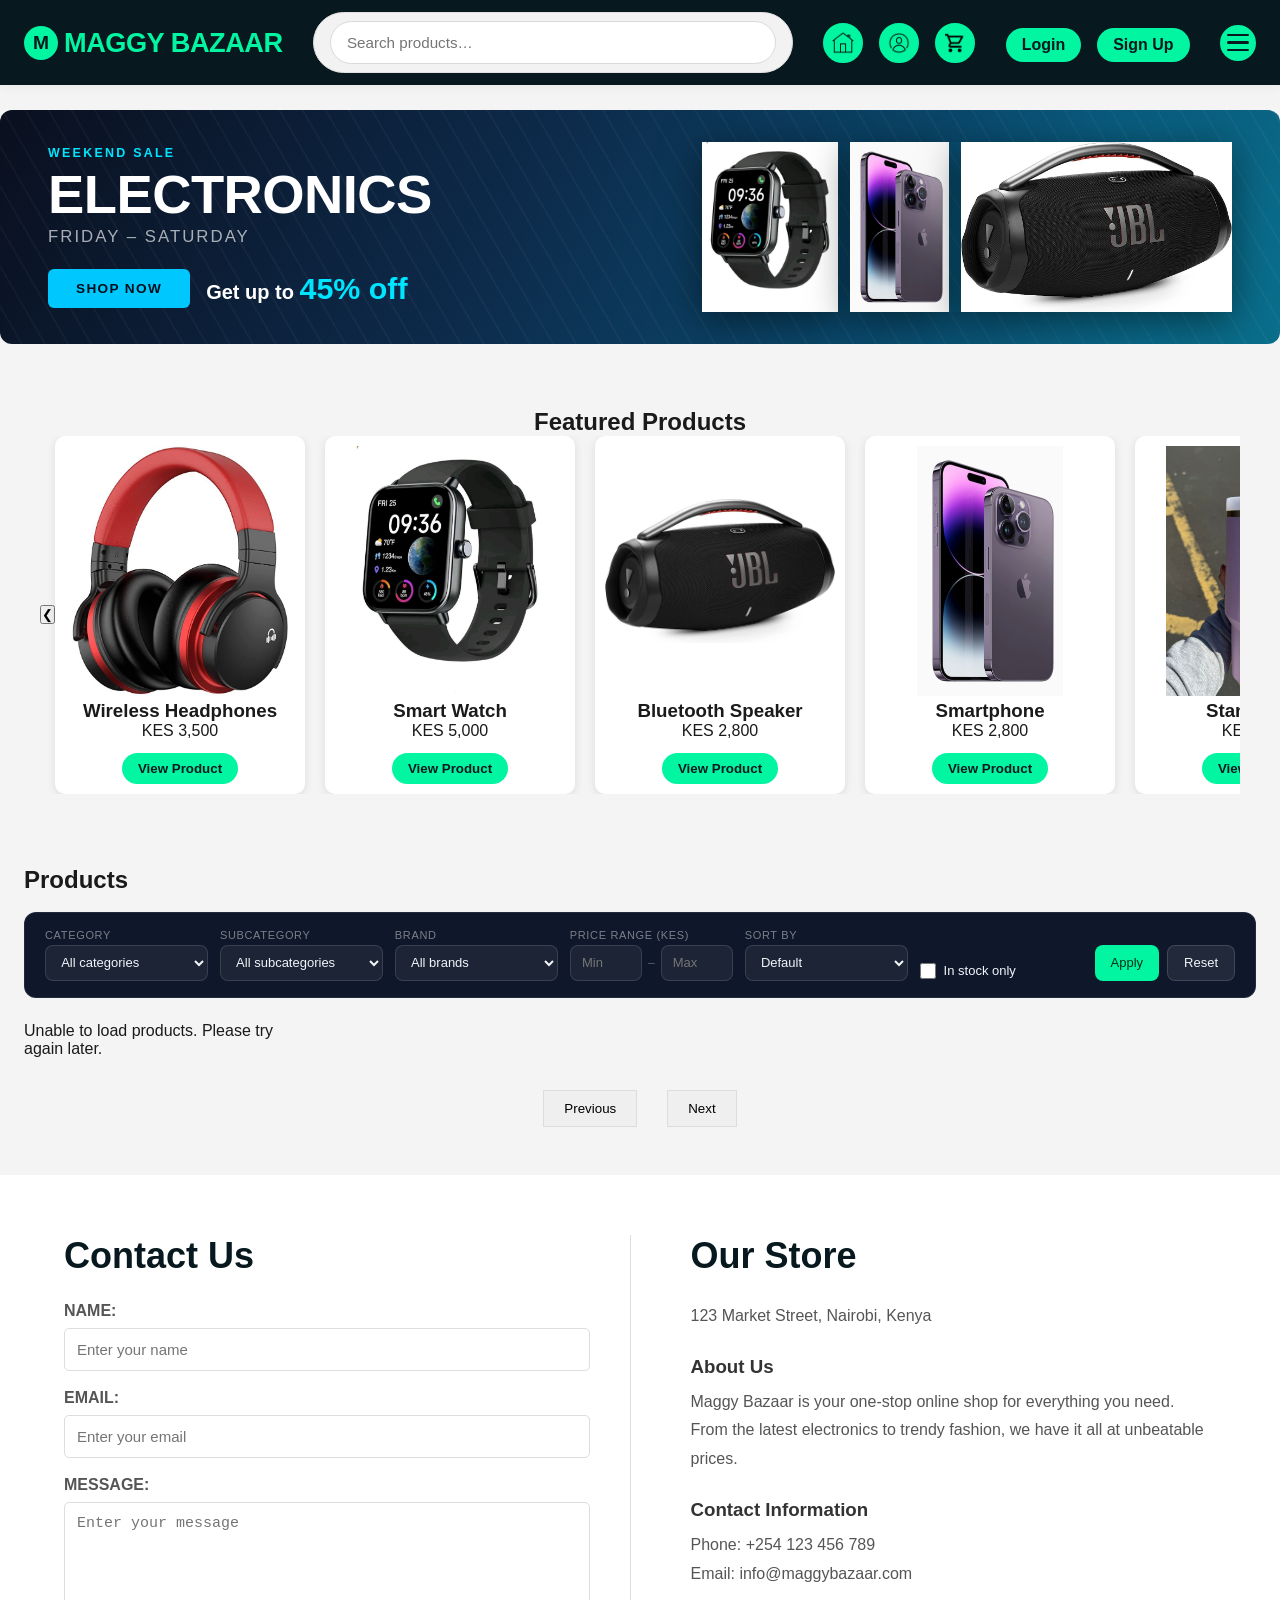
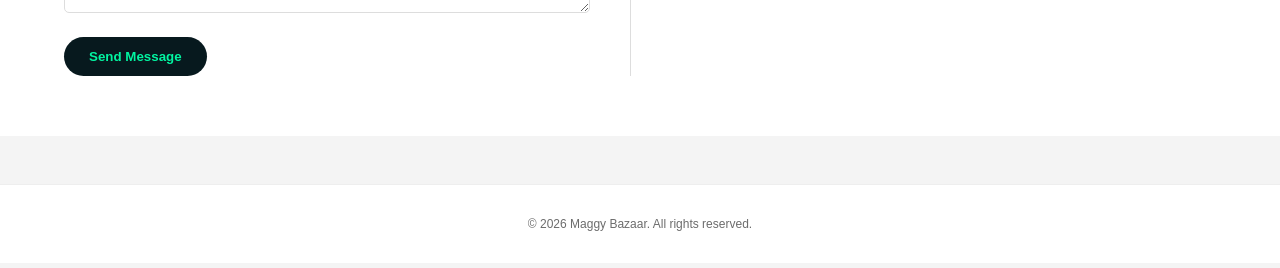
<file: home.html>
<!DOCTYPE html>
<html lang="en">

<head>
    <meta charset="UTF-8">
    <meta name="viewport" content="width=device-width, initial-scale=1.0, viewport-fit=cover">
    <title>Maggy Bazaar</title>
    <link rel="stylesheet" href="styles.css">
    <script src="config.js"></script>
    <script src="header.js" defer></script>
    <style>
        /* ── Filter Bar Styles ── */
        .filter-bar {
            background: var(--filter-bg, #0f172a);
            border: 1px solid var(--filter-border, rgba(255,255,255,0.08));
            border-radius: 12px;
            padding: 1rem 1.25rem;
            margin: 0 0 1.5rem 0;
            display: flex;
            flex-wrap: wrap;
            gap: 0.75rem;
            align-items: flex-end;
        }
        .filter-group {
            display: flex;
            flex-direction: column;
            gap: 4px;
            min-width: 140px;
            flex: 1;
        }
        .filter-group label {
            font-size: 11px;
            font-weight: 500;
            letter-spacing: 0.06em;
            text-transform: uppercase;
            color: var(--filter-label, rgba(255,255,255,0.45));
        }
        .filter-group select,
        .filter-group input[type="number"] {
            background: rgba(255,255,255,0.06);
            border: 1px solid rgba(255,255,255,0.12);
            border-radius: 8px;
            color: var(--filter-text, #f1f5f9);
            padding: 0.45rem 0.7rem;
            font-size: 13px;
            height: 36px;
            width: 100%;
            outline: none;
            transition: border-color 0.15s;
        }
        .filter-group select:focus,
        .filter-group input[type="number"]:focus {
            border-color: #02F5A1;
        }
        .filter-group select option {
            background: #1e293b;
            color: #f1f5f9;
        }
        .filter-price-row {
            display: flex;
            gap: 6px;
            align-items: center;
        }
        .filter-price-row input {
            flex: 1;
        }
        .filter-price-sep {
            color: rgba(255,255,255,0.3);
            font-size: 12px;
            flex-shrink: 0;
        }
        .filter-stock-group {
            display: flex;
            align-items: center;
            gap: 8px;
            padding-bottom: 2px;
        }
        .filter-stock-group label {
            font-size: 13px;
            color: var(--filter-text, #f1f5f9);
            cursor: pointer;
            text-transform: none;
            letter-spacing: 0;
            font-weight: 400;
        }
        .filter-stock-group input[type="checkbox"] {
            width: 16px;
            height: 16px;
            accent-color: #02F5A1;
            cursor: pointer;
            flex-shrink: 0;
        }
        .filter-actions {
            display: flex;
            gap: 8px;
            align-items: flex-end;
            flex-shrink: 0;
        }
        .filter-actions button {
            height: 36px;
            padding: 0 1rem;
            border-radius: 8px;
            font-size: 13px;
            font-weight: 500;
            cursor: pointer;
            border: none;
            transition: opacity 0.15s, transform 0.1s;
        }
        .filter-actions button:active { transform: scale(0.97); }
        .btn-apply {
            background: #02F5A1;
            color: #052e16;
        }
        .btn-apply:hover { opacity: 0.88; }
        .btn-reset {
            background: rgba(255,255,255,0.08);
            color: #f1f5f9;
            border: 1px solid rgba(255,255,255,0.14) !important;
        }
        .btn-reset:hover { background: rgba(255,255,255,0.14); }

        .filter-result-info {
            font-size: 13px;
            color: rgba(255,255,255,0.5);
            margin: -0.5rem 0 0.75rem 0;
        }
        .filter-result-info span {
            color: #02F5A1;
            font-weight: 500;
        }

        @media (max-width: 768px) {
            .electronics-banner {
                padding: 24px 20px;
                min-height: 220px;
                border-radius: 16px;
            }
        }

        @media (max-width: 600px) {
            .filter-group { min-width: 100%; }
            .filter-actions { width: 100%; }
            .filter-actions button { flex: 1; }
            .electronics-banner {
                padding: 20px 16px;
            }
        }
    </style>
</head>

<body>

    <div class="site-header">        
        <div class="header-container">
            <div class="brand">
                <div class="brand-logo">M</div>
                <div class="brand-name">MAGGY BAZAAR</div>
            </div>

        <div class="search-area">
            <div class="search-wrapper">
                <input id="search-input" type="text" placeholder="Search products…" autocomplete="off">
                <div id="search-results"></div> 
            </div> 
        </div>

            <script src="search.js"></script>

            <div class="nav-icons-container">
                <div class="nav-icon-btn">
                    <a href="home.html">
                        <img src="icons/home-icon.png" alt="Home Icon"></a>
                </div>
                <div class="nav-icon-btn">
                    <a href="account.html">
                        <img src="icons/account-icon.png" alt="Account Icon"></a>
                </div>
                <div class="nav-icon-btn">
                    <a href="cart.html">
                        <img src="icons/cart-icon.png" alt="Cart Icon"></a>
                    <div class="cart-badge" id="cartBadge">0</div>
                </div>
                <div class="nav-icon-btn" id="adminIconBtn" style="display:none; align-items: center; justify-content: center;">
                    <a href="admin.html">
                        <div class="admin-icon">
                            <img class="admin-icon" src="icons/admin-icon.png" alt="Admin Icon">
                        </div>
                    </a>
                </div>
            </div>

            <div class="auth-links" id="authLinks">
                <a href="login.html" class="btn-primary">Login</a>
                <a href="signup.html" class="btn-primary">Sign Up</a>
            </div>

            <button class="hamburger-btn nav-icon-btn" onclick="showMenu()" id="hamburgerIcon" aria-label="Menu">
                <div class="hamburger-line"></div>
                <div class="hamburger-line"></div>
                <div class="hamburger-line"></div>
            </button>
        </div>
    </div>

    <div class="menu-backdrop" id="menuBackdrop"></div>

    <div class="dropdown-nav" id="dropdownMenu">
        <div class="dropdown-inner">
            <div class="menu-group">
                <div class="group-title">MY MG-B ACCOUNT</div>
                <ul class="dropdown-links-list">
                    <li><a href="orders.html" class="menu-link"><span class="menu-icon"><img class="icons"
                                    src="icons/order-icon.png" alt="order Icon"></span> Orders</a></li>
                    <li><a href="inbox.html" class="menu-link"><span class="menu-icon"><img class="icons"
                                    src="icons/inbox-icon.png" alt="inbox Icon"></span> Inbox</a></li>
                    <li><a href="wishlist.html" class="menu-link"><span class="menu-icon"><img class="icons"
                                    src="icons/wishlist-icon.png" alt="wishlist Icon"></span> Wishlist</a></li>
                </ul>
            </div>
            <div class="divider-light"></div>
        </div>
    </div>




<!-- 
  =============================================
  MAGGY BAZAAR — Electronics Banner
  Drop this <section> block into your home.html,
  right after your <nav> or at the top of <main>.
  The <style> block can go into your existing CSS file.
  =============================================
-->

<style>
  /* ── Electronics Banner ── */
  .electronics-banner {
    position: relative;
    width: 100%;
    min-height: 220px;
    background: linear-gradient(120deg, #0a0f1e 0%, #0d2a4a 40%, #0a4a6e 70%, #0a6e8a 100%);
    border-radius: 12px;
    overflow: hidden;
    display: flex;
    align-items: center;
    padding: 32px 48px;
    box-sizing: border-box;
    margin: 24px 0;
    font-family: inherit;
  }

  /* Diagonal stripe texture overlay */
  .electronics-banner::before {
    content: '';
    position: absolute;
    inset: 0;
    background: repeating-linear-gradient(
      60deg,
      transparent,
      transparent 18px,
      rgba(255,255,255,0.03) 18px,
      rgba(255,255,255,0.03) 20px
    );
    pointer-events: none;
  }

  /* Soft glow orb on the right */
  .electronics-banner::after {
    content: '';
    position: absolute;
    right: -60px;
    top: 50%;
    transform: translateY(-50%);
    width: 420px;
    height: 420px;
    background: radial-gradient(circle, rgba(0,200,255,0.12) 0%, transparent 70%);
    pointer-events: none;
  }

  .banner-text {
    flex: 1;
    position: relative;
    z-index: 2;
  }

  .banner-text .eyebrow {
    font-size: 0.78rem;
    letter-spacing: 0.18em;
    text-transform: uppercase;
    color: #00e5ff;
    margin: 0 0 6px 0;
    font-weight: 600;
  }

  .banner-text h2 {
    font-size: clamp(2rem, 5vw, 3.4rem);
    font-weight: 900;
    color: #ffffff;
    margin: 0 0 4px 0;
    line-height: 1.05;
    letter-spacing: -0.01em;
    text-transform: uppercase;
  }

  .banner-text .days {
    font-size: clamp(0.85rem, 2vw, 1.05rem);
    color: rgba(255,255,255,0.65);
    letter-spacing: 0.12em;
    text-transform: uppercase;
    margin: 0 0 22px 0;
  }

  .banner-cta {
    display: flex;
    align-items: center;
    gap: 16px;
    flex-wrap: wrap;
  }

  .btn-shop {
    display: inline-block;
    background: #00c8ff;
    color: #000d1a;
    font-weight: 800;
    font-size: 0.85rem;
    letter-spacing: 0.1em;
    text-transform: uppercase;
    padding: 12px 28px;
    border-radius: 6px;
    text-decoration: none;
    transition: background 0.2s, transform 0.15s;
  }

  .btn-shop:hover {
    background: #33d4ff;
    transform: translateY(-1px);
  }

  .banner-discount {
    font-size: clamp(1rem, 2.5vw, 1.25rem);
    color: #ffffff;
    font-weight: 700;
  }

  .banner-discount span {
    color: #00e5ff;
    font-size: clamp(1.4rem, 3.5vw, 1.9rem);
    font-weight: 900;
  }

  /* Product images strip */
  .banner-products {
    position: relative;
    z-index: 2;
    display: flex;
    align-items: flex-end;
    gap: 12px;
    flex-shrink: 0;
    margin-left: 24px;
    background: radial-gradient(circle, rgba(0,200,255,0.12) 0%, transparent 70%);
  }

  .banner-products img {
    height: clamp(90px, 18vw, 170px);
    width: auto;
    object-fit: contain;
    filter: drop-shadow(0 8px 20px rgba(0,0,0,0.5));
    transition: transform 0.3s;
  }

  .banner-products img:hover {
    transform: translateY(-6px) scale(1.04);
  }

  /* Responsive */
  @media (max-width: 640px) {
    .electronics-banner {
      flex-direction: column;
      padding: 24px 20px;
      text-align: center;
    }

    .banner-products {
      margin: 16px 0 0 0;
      justify-content: center;
    }

    .banner-cta {
      justify-content: center;
    }
  }
</style>

<!-- ══ BANNER HTML — paste this where you want the banner ══ -->
<section class="electronics-banner">

  <div class="banner-text">
    <p class="eyebrow">Weekend Sale</p>
    <h2>Electronics</h2>
    <p class="days">Friday – Saturday</p>
    <div class="banner-cta">
      <a href="products.html?category=electronics" class="btn-shop">Shop Now</a>
      <p class="banner-discount">Get up to <span>45% off</span></p>
    </div>
  </div>

  <!-- 
    Replace the src values below with your actual product image paths.
    Three images work well. You can remove or add <img> tags as needed.
  -->
  <div class="banner-products">
    <img src="images/product2.jpg"   alt="Smart Watch" />
    <img src="images/product4.jpg"   alt="Smartphone" />
    <img src="images/product3.jpg"      alt="Bluetooth Speaker" />
  </div>

</section>
<!-- ══ END BANNER ══ -->











    

    <script>
        const dropdownMenu = document.getElementById('dropdownMenu');
        const menuBackdrop = document.getElementById('menuBackdrop');
        const hamburgerIcon = document.getElementById('hamburgerIcon');

        function showMenu() {
            dropdownMenu.classList.add('open');
            menuBackdrop.classList.add('active');
        }

        function hideMenu() {
            dropdownMenu.classList.remove('open');
            menuBackdrop.classList.remove('active');
        }

        menuBackdrop.addEventListener('click', hideMenu);

        function updateAuthLinksVisibility() {
            const authLinks = document.getElementById('authLinks');
            if (!authLinks) return;
            const isLoggedIn = Boolean(sessionStorage.getItem('userEmail'));
            authLinks.style.display = isLoggedIn ? 'none' : 'flex';
        }

        updateAuthLinksVisibility();
    </script>


    <section class="product-carousel">
        <h2>Featured Products</h2>

        <div class="carousel-container">
            <button class="prev">&#10094;</button>

            <div class="carousel-track">
                <div class="product-card">
                    <img src="images/product1.jpg" alt="Product">
                    <h3>Wireless Headphones</h3>
                    <p>KES 3,500</p>
                    <button class="btn-primary" onclick="showProductDetail(13)">View Product</button>
                </div>

                <div class="product-card">
                    <img src="images/product2.jpg" alt="Product">
                    <h3>Smart Watch</h3>
                    <p>KES 5,000</p>
                    <button class="btn-primary" onclick="showProductDetail(14)">View Product</button>
                </div>

                <div class="product-card">
                    <img src="images/product3.jpg" alt="Product">
                    <h3>Bluetooth Speaker</h3>
                    <p>KES 2,800</p>
                    <button class="btn-primary" onclick="showProductDetail(15)">View Product</button>
                </div>

                <div class="product-card">
                    <img src="images/product4.jpg" alt="Product">
                    <h3>Smartphone</h3>
                    <p>KES 2,800</p>
                    <button class="btn-primary" onclick="showProductDetail(16)">View Product</button>
                </div>

                <div class="product-card">
                    <img src="images/product5.jpg" alt="Product">
                    <h3>Stanley Cup</h3>
                    <p>KES 2,800</p>
                    <button class="btn-primary" onclick="showProductDetail(17)">View Product</button>
                </div>

                <div class="product-card">
                    <img src="images/product6.jpg" alt="Product">
                    <h3>HP Laptop</h3>
                    <p>KES 2,800</p>
                    <button class="btn-primary" onclick="showProductDetail(18)">View Product</button>
                </div>
            </div>

            <button class="next">&#10095;</button>
        </div>
    </section>

    <script>
        const track = document.querySelector(".carousel-track");
        const originalCards = Array.from(track.querySelectorAll(".product-card"));
        const cardWidth = 270;
        let index = 0;
        let isTransitioning = false;

        originalCards.forEach(card => track.appendChild(card.cloneNode(true)));

        function slideNext() {
            if (isTransitioning) return;
            index++;
            track.style.transition = "transform 0.5s ease-in-out";
            track.style.transform = `translateX(-${index * cardWidth}px)`;
            isTransitioning = true;
        }

        track.addEventListener("transitionend", () => {
            isTransitioning = false;
            if (index >= originalCards.length) {
                track.style.transition = "none";
                index = 0;
                track.style.transform = "translateX(0px)";
                requestAnimationFrame(() => {
                    requestAnimationFrame(() => {
                        track.style.transition = "transform 0.5s ease-in-out";
                    });
                });
            }
        });

        setInterval(slideNext, 3000);

        function showProductDetail(productId) {
            window.location.href = `product-detail.html?id=${productId}`;
        }
    </script>

    <section class="main-container">
        <h2>Products</h2><br>

        <!-- ═══════════════════════════════════════════
             FILTER / SORT BAR  (added here)
        ════════════════════════════════════════════ -->
        <div class="filter-bar" id="filterBar">

            <div class="filter-group">
                <label for="filterCategory">Category</label>
                <select id="filterCategory">
                    <option value="">All categories</option>
                </select>
            </div>

            <div class="filter-group">
                <label for="filterSubcategory">Subcategory</label>
                <select id="filterSubcategory">
                    <option value="">All subcategories</option>
                </select>
            </div>

            <div class="filter-group">
                <label for="filterBrand">Brand</label>
                <select id="filterBrand">
                    <option value="">All brands</option>
                </select>
            </div>

            <div class="filter-group">
                <label>Price range (KES)</label>
                <div class="filter-price-row">
                    <input type="number" id="filterMinPrice" placeholder="Min" min="0">
                    <span class="filter-price-sep">–</span>
                    <input type="number" id="filterMaxPrice" placeholder="Max" min="0">
                </div>
            </div>

            <div class="filter-group">
                <label for="filterSort">Sort by</label>
                <select id="filterSort">
                    <option value="">Default</option>
                    <option value="price_asc">Price: Low → High</option>
                    <option value="price_desc">Price: High → Low</option>
                    <option value="name_asc">Name: A → Z</option>
                    <option value="name_desc">Name: Z → A</option>
                    <option value="newest">Newest first</option>
                </select>
            </div>

            <div class="filter-group" style="min-width: auto; justify-content: flex-end;">
                <label>&nbsp;</label>
                <div class="filter-stock-group">
                    <input type="checkbox" id="filterInStock">
                    <label for="filterInStock">In stock only</label>
                </div>
            </div>

            <div class="filter-actions">
                <button class="btn-apply" id="btnApplyFilters">Apply</button>
                <button class="btn-reset" id="btnResetFilters">Reset</button>
            </div>
        </div>

        <p class="filter-result-info" id="filterResultInfo" style="display:none;">
            Showing <span id="filterCount">0</span> product(s)
            <span id="filterActiveLabel"></span>
        </p>
        <!-- ═══════════════════════════════════════════ -->

        <div class="products-grid" id="productsGrid">
            <!-- Products dynamically loaded here -->
        </div>
    </section>

    <div class="pagination">
        <button id="prevBtn">Previous</button>
        <span id="pageInfo"></span>
        <button id="nextBtn">Next</button>
    </div>

    <script>
        const API_BASE = window.API_BASE_URL;

        let allProducts = [];       // master copy, never mutated
        let products = [];          // current filtered/sorted view
        const productsPerPage = 8;
        let currentPage = 1;
        const grid = document.getElementById('productsGrid');

        /* ── Populate filter dropdowns from loaded products ── */
        function populateFilters(data) {
            const categories   = [...new Set(data.map(p => p.category).filter(Boolean))].sort();
            const brands       = [...new Set(data.map(p => p.brand).filter(Boolean))].sort();

            const catSel = document.getElementById('filterCategory');
            categories.forEach(c => {
                const o = document.createElement('option');
                o.value = o.textContent = c;
                catSel.appendChild(o);
            });

            const brandSel = document.getElementById('filterBrand');
            brands.forEach(b => {
                const o = document.createElement('option');
                o.value = o.textContent = b;
                brandSel.appendChild(o);
            });
        }

        /* ── Cascade subcategory options when category changes ── */
        document.getElementById('filterCategory').addEventListener('change', function () {
            const selCat = this.value;
            const subSel = document.getElementById('filterSubcategory');
            subSel.innerHTML = '<option value="">All subcategories</option>';

            const subs = [...new Set(
                allProducts
                    .filter(p => !selCat || p.category === selCat)
                    .map(p => p.subcategory)
                    .filter(Boolean)
            )].sort();

            subs.forEach(s => {
                const o = document.createElement('option');
                o.value = o.textContent = s;
                subSel.appendChild(o);
            });
        });

        /* ── Apply filters + sort ── */
        function applyFilters() {
            const cat      = document.getElementById('filterCategory').value;
            const sub      = document.getElementById('filterSubcategory').value;
            const brand    = document.getElementById('filterBrand').value;
            const minPrice = parseFloat(document.getElementById('filterMinPrice').value) || 0;
            const maxPrice = parseFloat(document.getElementById('filterMaxPrice').value) || Infinity;
            const sort     = document.getElementById('filterSort').value;
            const inStock  = document.getElementById('filterInStock').checked;

            let result = allProducts.filter(p => {
                if (cat   && p.category    !== cat)   return false;
                if (sub   && p.subcategory !== sub)   return false;
                if (brand && p.brand       !== brand) return false;
                if (p.price < minPrice || p.price > maxPrice) return false;
                if (inStock && (p.stock === 0 || p.stock == null)) return false;
                return true;
            });

            /* Sorting */
            if (sort === 'price_asc')  result.sort((a, b) => a.price - b.price);
            if (sort === 'price_desc') result.sort((a, b) => b.price - a.price);
            if (sort === 'name_asc')   result.sort((a, b) => a.name.localeCompare(b.name));
            if (sort === 'name_desc')  result.sort((a, b) => b.name.localeCompare(a.name));
            if (sort === 'newest')     result.sort((a, b) => new Date(b.created_at) - new Date(a.created_at));

            products = result;
            currentPage = 1;

            /* Result info bar */
            const info   = document.getElementById('filterResultInfo');
            const count  = document.getElementById('filterCount');
            const label  = document.getElementById('filterActiveLabel');
            const active = [cat, sub, brand].filter(Boolean);
            count.textContent = products.length;
            label.textContent = active.length ? `in: ${active.join(' › ')}` : '';
            info.style.display = products.length < allProducts.length ? 'block' : 'none';

            renderProducts();
        }

        /* ── Reset all filters ── */
        document.getElementById('btnResetFilters').addEventListener('click', () => {
            document.getElementById('filterCategory').value    = '';
            document.getElementById('filterSubcategory').innerHTML = '<option value="">All subcategories</option>';
            document.getElementById('filterBrand').value       = '';
            document.getElementById('filterMinPrice').value    = '';
            document.getElementById('filterMaxPrice').value    = '';
            document.getElementById('filterSort').value        = '';
            document.getElementById('filterInStock').checked   = false;
            document.getElementById('filterResultInfo').style.display = 'none';
            products = [...allProducts];
            currentPage = 1;
            renderProducts();
        });

        document.getElementById('btnApplyFilters').addEventListener('click', applyFilters);

        /* ── Load products from API ── */
        async function loadProducts() {
            try {
                const response = await fetch(`${API_BASE}/api/products`);
                if (!response.ok) throw new Error('Unable to load products');
                allProducts = await response.json();
                products    = [...allProducts];
                populateFilters(allProducts);
                renderProducts();
            } catch (error) {
                grid.innerHTML = '<p>Unable to load products. Please try again later.</p>';
                console.error(error);
            }
        }

        /* ── Render current page ── */
        function renderProducts() {
            const startIndex = (currentPage - 1) * productsPerPage;
            const endIndex   = startIndex + productsPerPage;
            const paginatedProducts = products.slice(startIndex, endIndex);

            grid.innerHTML = '';
            if (!paginatedProducts.length) {
                grid.innerHTML = '<p>No products found.</p>';
                document.getElementById('pageInfo').textContent = '';
                return;
            }

            paginatedProducts.forEach(product => {
                grid.innerHTML += `
                    <div class="product-card">
                        <img src="${product.image}" alt="${product.name}">
                        <h3>${product.name}</h3>
                        <p>KES ${Number(product.price).toLocaleString()}</p>
                        <div style="display: flex; gap: 0.5rem; margin-top: 0.8rem;">
                            <button class="btn-primary" style="flex: 1;" onclick="showProductDetail(${product.id})">View Product</button>
                            <button class="btn-primary" style="padding: 0.5rem; display: flex; align-items: center; justify-content: center;" onclick="addToCart(${product.id})"><img src="icons/cart2.png" alt="Add to Cart" style="width: 20px; height: 20px;"></button>
                            <button class="btn-primary" style="padding: 0.5rem; display: flex; align-items: center; justify-content: center;" onclick="addToWishlist(${product.id})"><img src="icons/wishlist2.png" alt="Add to Wishlist" style="width: 20px; height: 20px;"></button>
                        </div>
                    </div>
                `;
            });

            document.getElementById('pageInfo').textContent =
                `Page ${currentPage} of ${Math.ceil(products.length / productsPerPage)}`;
        }

        /* ── Cart / Wishlist (unchanged) ── */
        async function addToCart(productId) {
            const email = sessionStorage.getItem('userEmail');
            if (!email) { window.location.href = 'login.html'; return; }

            const badge = document.getElementById('cartBadge');
            const previousCount = badge ? parseInt(badge.textContent, 10) || 0 : 0;
            if (badge) { badge.textContent = previousCount + 1; badge.style.display = 'flex'; }

            const response = await fetch(window.apiPath('/api/cart/add'), {
                method: 'POST',
                headers: { 'Content-Type': 'application/json' },
                body: JSON.stringify({ email, productId, quantity: 1 })
            });

            if (!response.ok) {
                console.error('Could not add to cart.');
                if (badge) {
                    badge.textContent = previousCount;
                    badge.style.display = previousCount ? 'flex' : 'none';
                }
            }
        }

        async function addToWishlist(productId) {
            const email = sessionStorage.getItem('userEmail');
            if (!email) {
                alert('Please login to save items to your wishlist.');
                window.location.href = 'login.html';
                return;
            }
            try {
                const res  = await fetch(window.apiPath('/api/wishlist/add'), {
                    method: 'POST',
                    headers: { 'Content-Type': 'application/json' },
                    body: JSON.stringify({ email, productId })
                });
                const data = await res.json();
                if (res.status === 409) { alert('This item is already in your wishlist.'); return; }
                if (!res.ok) { alert(data.error || 'Could not add to wishlist.'); return; }
                alert('Added to wishlist!');
            } catch (err) {
                console.error('Wishlist error:', err);
                alert('Could not add to wishlist. Please try again.');
            }
        }

        async function updateCartCount() {
            const email = sessionStorage.getItem('userEmail');
            const badge = document.getElementById('cartBadge');
            if (!email || !badge) return;
            try {
                const response = await fetch(window.apiPath(`/api/cart/${encodeURIComponent(email)}`));
                if (!response.ok) { badge.style.display = 'none'; return; }
                const data       = await response.json();
                const totalItems = data.reduce((sum, item) => sum + item.quantity, 0);
                badge.textContent    = totalItems;
                badge.style.display  = totalItems ? 'flex' : 'none';
            } catch (error) {
                console.error('Unable to update cart badge.', error);
            }
        }

        /* ── Pagination ── */
        document.getElementById('prevBtn').addEventListener('click', () => {
            if (currentPage > 1) { currentPage--; renderProducts(); }
        });
        document.getElementById('nextBtn').addEventListener('click', () => {
            if (currentPage < Math.ceil(products.length / productsPerPage)) { currentPage++; renderProducts(); }
        });

        loadProducts();
        updateCartCount();
    </script>

    <section class="contact-store-section">
        <div class="contact-container">
            <div class="contact-form">
                <h2>Contact Us</h2>
                <label>NAME:</label>
                <input type="text" placeholder="Enter your name">
                <label>EMAIL:</label>
                <input type="email" placeholder="Enter your email">
                <label>MESSAGE:</label>
                <textarea rows="5" placeholder="Enter your message"></textarea>
                <button type="submit">Send Message</button>
            </div>
            <div class="store-info">
                <h2>Our Store</h2>
                <p>123 Market Street, Nairobi, Kenya</p>
                <h3>About Us</h3>
                <p>Maggy Bazaar is your one-stop online shop for everything you need. From the latest electronics to trendy fashion, we have it all at unbeatable prices.</p>
                <h3>Contact Information</h3>
                <p>Phone: +254 123 456 789</p>
                <p>Email: info@maggybazaar.com</p>
            </div>
        </div>
    </section>


    <script>
        document.querySelector('.contact-form button').addEventListener('click', async (e) => {
    e.preventDefault();
    const name = document.querySelector('.contact-form input[type="text"]').value;
    const email = document.querySelector('.contact-form input[type="email"]').value;
    const message = document.querySelector('.contact-form textarea').value;

    const res = await fetch(window.apiPath('/api/contact'), {
        method: 'POST',
        headers: { 'Content-Type': 'application/json' },
        body: JSON.stringify({ name, email, message })
    });

    const result = await res.json();
    if (res.ok) {
        alert('Message sent!');
        document.querySelector('.contact-form').reset();
    } else {
        alert(result.error || 'Something went wrong');
    }
});
    </script>







    <script>
        document.querySelectorAll('[data-page]').forEach(link => {
            link.addEventListener('click', async (e) => {
                e.preventDefault();
                const page = e.target.dataset.page;
                const response = await fetch(`${page}.html`);
                const content  = await response.text();
                document.getElementById('page-content').innerHTML = content;
                history.pushState({ page }, '', `/${page}`);
            });
        });
    </script>

    <footer>
        &copy; 2026 Maggy Bazaar. All rights reserved.
    </footer>
</body>
</html>
</file>
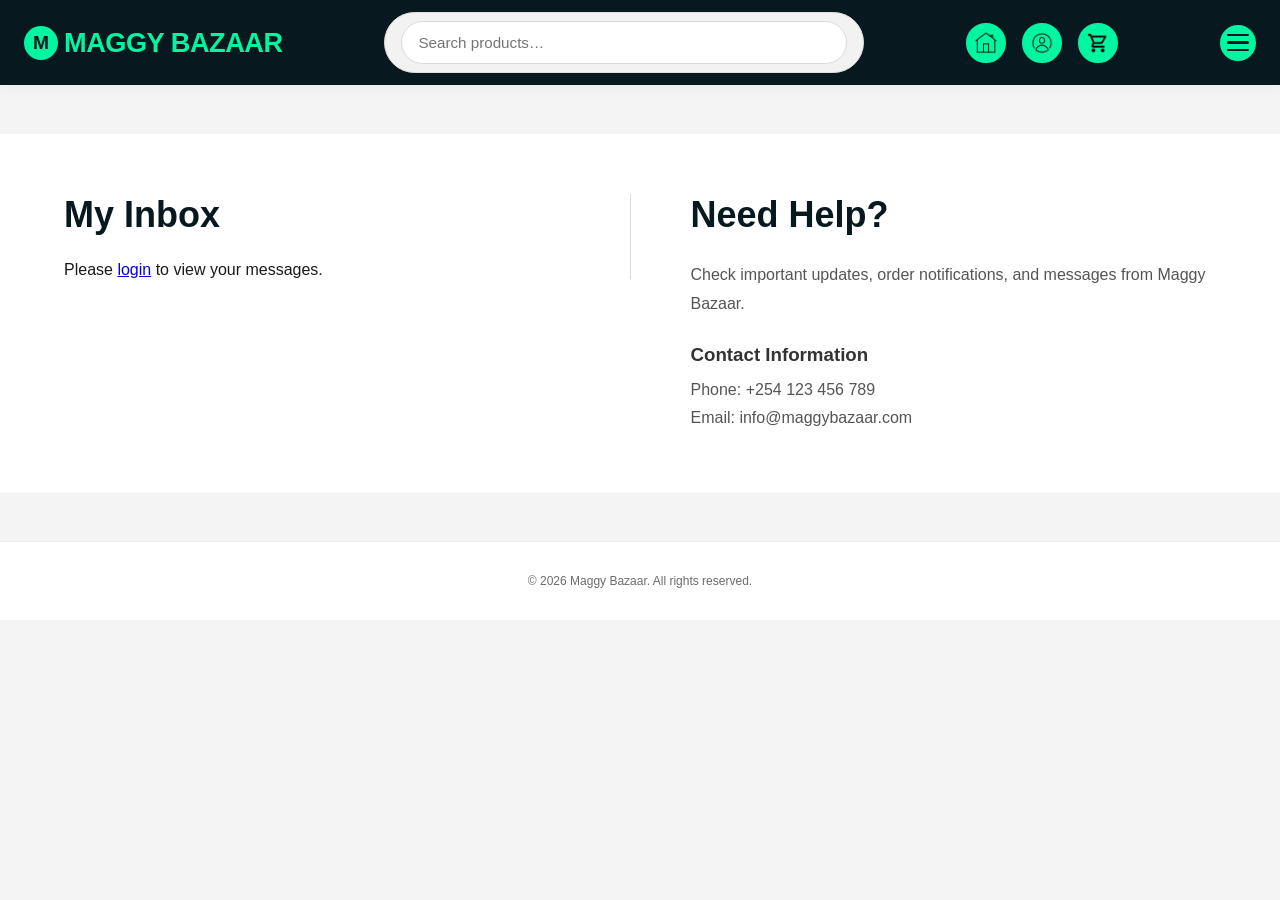
<file: inbox.html>
<!DOCTYPE html>
<html lang="en">

<head>
    <meta charset="UTF-8">
    <meta name="viewport" content="width=device-width, initial-scale=1.0">
    <title>Document</title>
    <link rel="stylesheet" href="styles.css">
    <script src="config.js"></script>
    <script src="header.js" defer></script>
</head>

<body>
    <div class="site-header">
        <div class="header-container">
            <div class="brand">
                <div class="brand-logo">M</div>
                <div class="brand-name">MAGGY BAZAAR</div>
            </div>

            <!-- <div class="search-area">
                <div class="search-bar">
                    <span></span>
                    <input type="text" placeholder="Search products, brands and categories">
                </div>
            </div> -->

              <div class="search-area">
            <div class="search-wrapper">
                <input id="search-input" type="text" placeholder="Search products…" autocomplete="off">
                <div id="search-results"></div> 
            </div> 
        </div>
        
        <script src="search.js"></script>


            <div class="nav-icons-container">
                <div class="nav-icon-btn">
                    <a href="index.html">
                        <img src="icons/home-icon.png" alt="Home Icon"></a>
                </div>
                <div class="nav-icon-btn">
                    <a href="account.html">
                        <img src="icons/account-icon.png" alt="Account Icon"></a>
                </div>
                <div class="nav-icon-btn"><a href="cart.html">
                        <img src="icons/cart-icon.png" alt="Cart Icon"></a></div>
            </div>

            <!-- THREE LINE ICON (HAMBURGER) - FULLY CLICKABLE -->
            <button class="hamburger-btn nav-icon-btn" onclick="showMenu()" id="hamburgerIcon" aria-label="Menu">
                <div class="hamburger-line"></div>
                <div class="hamburger-line"></div>
                <div class="hamburger-line"></div>
            </button>
        </div>
    </div>

    <!-- Background overlay when menu is open -->
    <div class="menu-backdrop" id="menuBackdrop"></div>

    <!-- DROPDOWN MENU : links to other pages (simulated with # but ready for real URLs) -->
    <div class="dropdown-nav" id="dropdownMenu">
        <div class="dropdown-inner">

            <!-- MY MG-B ACCOUNT section -->
            <div class="menu-group">
                <div class="group-title">MY MG-B ACCOUNT</div>
                <ul class="dropdown-links-list">
                    <li><a href="orders.html" class="menu-link"><span class="menu-icon"><img class="icons"
                                    src="icons/order-icon.png" alt="order Icon"></span> Orders</a></li>
                    <li><a href="inbox.html" class="menu-link"><span class="menu-icon"><img class="icons"
                                    src="icons/inbox-icon.png" alt="inbox Icon"></span> Inbox</a></li>
                    <li><a href="wishlist.html" class="menu-link"><span class="menu-icon"><img class="icons"
                                    src="icons/wishlist-icon.png" alt="wishlist Icon"></span> Wishlist</a></li>
                </ul>
            </div>

            <div class="divider-light"></div>

            
        </div>
    </div>

    <script>
        const dropdownMenu = document.getElementById('dropdownMenu');
        const menuBackdrop = document.getElementById('menuBackdrop');
        const hamburgerIcon = document.getElementById('hamburgerIcon');

        function showMenu() {
            dropdownMenu.classList.add('open');
            menuBackdrop.classList.add('active');
        }

        function hideMenu() {
            dropdownMenu.classList.remove('open');
            menuBackdrop.classList.remove('active');
        }

        menuBackdrop.addEventListener('click', hideMenu);
    </script>















    <section class="contact-store-section">
        <div class="contact-container">
            <div class="contact-form" id="inbox-container">
                <h2>My Inbox</h2>
                <div id="inboxStatus"></div>
                <div id="inboxMessages"></div>
            </div>

            <div class="store-info">
                <h2>Need Help?</h2>
                <p>Check important updates, order notifications, and messages from Maggy Bazaar.</p>
                <h3>Contact Information</h3>
                <p>Phone: +254 123 456 789</p>
                <p>Email: info@maggybazaar.com</p>
            </div>
        </div>
    </section>


    <script>
        const userEmail = sessionStorage.getItem('userEmail');
        const inboxStatus = document.getElementById('inboxStatus');
        const inboxMessages = document.getElementById('inboxMessages');

        function renderInbox(messages) {
            if (!messages.length) {
                inboxStatus.innerHTML = '<p>Your inbox is empty.</p>';
                inboxMessages.innerHTML = '';
                return;
            }

            inboxStatus.textContent = '';
            inboxMessages.innerHTML = messages.map(message => `
                <div class="message-card" style="padding: 1rem; margin-bottom: 1rem; border: 1px solid #ddd; border-radius: 12px;">
                    <h3>${message.subject}</h3>
                    <p>${message.body}</p>
                    <div style="font-size:0.9rem; color:#555; margin-top:0.5rem;">${new Date(message.createdAt).toLocaleString()}</div>
                </div>
            `).join('');
        }

        async function loadInbox() {
            if (!userEmail) {
                inboxStatus.innerHTML = '<p>Please <a href="login.html">login</a> to view your messages.</p>';
                return;
            }

            try {
                const response = await fetch(window.apiPath(`/api/inbox/${encodeURIComponent(userEmail)}`));
                const data = await response.json();
                if (!response.ok) {
                    inboxStatus.textContent = data.error || 'Unable to load inbox.';
                    return;
                }
                renderInbox(data);
            } catch (error) {
                inboxStatus.textContent = 'Unable to load inbox. Please try again later.';
                console.error(error);
            }
        }

        loadInbox();
    </script>

    <footer>
        &copy; 2026 Maggy Bazaar. All rights reserved.
    </footer>
</body>

</html>
</file>
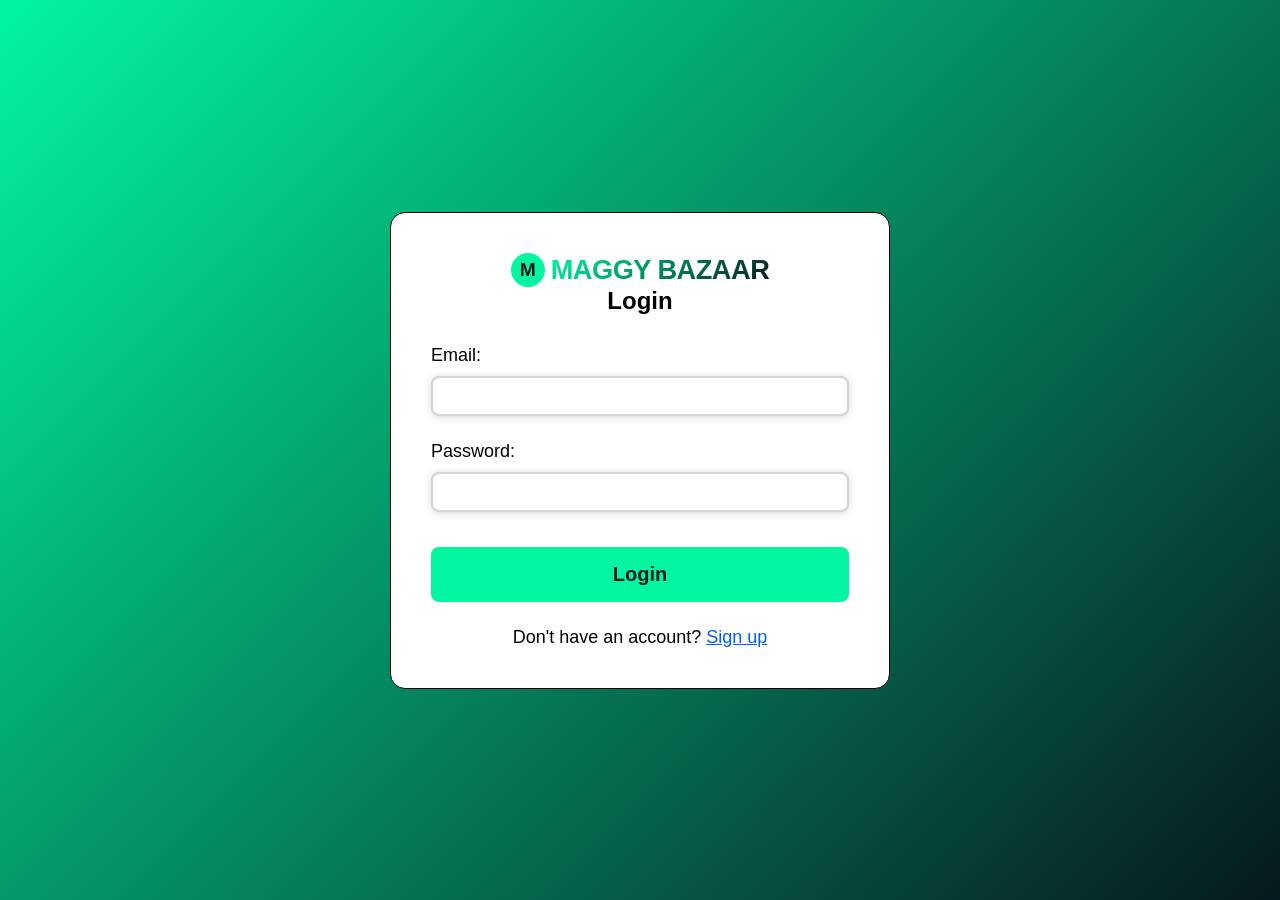
<file: login.html>
<!DOCTYPE html>
<html lang="en">
<head>
    <meta charset="UTF-8">
    <meta name="viewport" content="width=device-width, initial-scale=1.0">
    <title>Login</title>
    <script src="config.js"></script>
    <script src="header.js" defer></script>
    <style>
        * {
    margin: 0;
    padding: 0;
    box-sizing: border-box;
}

body {
    min-height: 100vh;
    display: flex;
    justify-content: center;
    align-items: center;
    font-family: Arial, sans-serif;
    background: linear-gradient(135deg, #02F5A1, #07191E);
}

.brand {
    display: flex;
    align-items: center;
    gap: 6px;
    justify-content: center;
}

.brand-logo {
    background: #02F5A1;
    width: 34px;
    height: 34px;
    border-radius: 50%;
    display: flex;
    align-items: center;
    justify-content: center;
    font-weight: 800;
    font-size: 1.2rem;
    color: #07191E;
}

.brand-name {
    font-size: 1.7rem;
    font-weight: 800;
    letter-spacing: -0.5px;
    background: linear-gradient(135deg, #02F5A1, #07191E);
    background-clip: text;
    -webkit-background-clip: text;
    color: transparent;

}

.header {
    text-align: center;
    margin-bottom: 30px;
}


.login-container {
    width: 500px;
    padding: 40px;
    border: 1px solid #000;
    border-radius: 15px;
    background: #fff;
}

.input-group {
    margin-bottom: 25px;
}

label {
    display: block;
    font-size: 18px;
    margin-bottom: 10px;
}

input {
    width: 100%;
    height: 40px;
    padding: 10px;
    border: 2px solid #d3d3d3;
    border-radius: 8px;
    font-size: 16px;
    box-shadow:  0 1px 8px rgba(0, 0, 0, 0.15);
}

button {
    width: 100%;
    height: 55px;
    border: none;
    border-radius: 8px;
    background: #02F5A1;
    color: #07191E;
    font-size: 20px;
    font-weight: bold;
    cursor: pointer;
    margin-top: 10px;
}

button:hover {
    background: #07191E;
    color: #02F5A1;
}

p {
    margin-top: 25px;
    text-align: center;
    font-size: 18px;
}

a {
    color: #005eff;
    text-decoration: underline;
}

@media (max-width: 640px) {
    body {
        padding: 1rem;
        align-items: flex-start;
    }

    .login-container {
        width: 100%;
        padding: 1.25rem;
        border-radius: 12px;
    }

    .brand-name {
        font-size: 1.3rem;
    }

    .header h2 {
        font-size: 1.3rem;
    }

    label {
        font-size: 1rem;
    }

    input {
        height: 44px;
        font-size: 1rem;
    }

    button {
        height: 48px;
        font-size: 1rem;
    }
}
    </style>
</head>
<body>

    <div class="login-container">
        <form id="loginForm">
        <div class="brand">
                 <div class="brand-logo">M</div>
                <div class="brand-name">MAGGY BAZAAR</div>
            </div>
            <div class="header">
            <h2>Login</h2>
           </div>
           <div id="authMessage" style="margin-bottom: 20px; color: #d00; font-size: 0.95rem;"></div>
            <div class="input-group">
                <label for="email">Email:</label>
                <input type="email" id="email" required>
            </div>

            <div class="input-group">
                <label for="password">Password:</label>
                <input type="password" id="password" required>
            </div>

            <button type="submit">Login</button>

            <p>
                Don't have an account?
                <a href="signup.html">Sign up</a>
            </p>
        </form>
    </div>

    <script>
        const API_BASE = window.API_BASE_URL;

        const loginForm = document.getElementById('loginForm');
        loginForm.addEventListener('submit', async (event) => {
            event.preventDefault();
            const email = document.getElementById('email').value;
            const password = document.getElementById('password').value;

            const formData = new FormData();
            formData.append('email', email);
            formData.append('password', password);

            let response;
            try {
                response = await fetch(`${API_BASE}/api/login`, {
                    method: 'POST',
                    body: formData
                });
            } catch (err) {
                document.getElementById('authMessage').textContent = 'Unable to connect to the backend. Please start the Flask server on port 5000.';
                return;
            }

            let result = {};
            try {
                result = await response.json();
            } catch (err) {
                document.getElementById('authMessage').textContent = 'Login failed. Invalid server response.';
                return;
            }

            if (!response.ok) {
                document.getElementById('authMessage').textContent = result.error || 'Login failed.';
                return;
            }

            // Save both email and full user object (with isAdmin)
            sessionStorage.setItem('userEmail', email);
            localStorage.setItem('user', JSON.stringify(result.user));  // ← fix: result.user not data.user

            window.location.href = 'index.html';
        });
    </script>
</body>
</html>
</file>
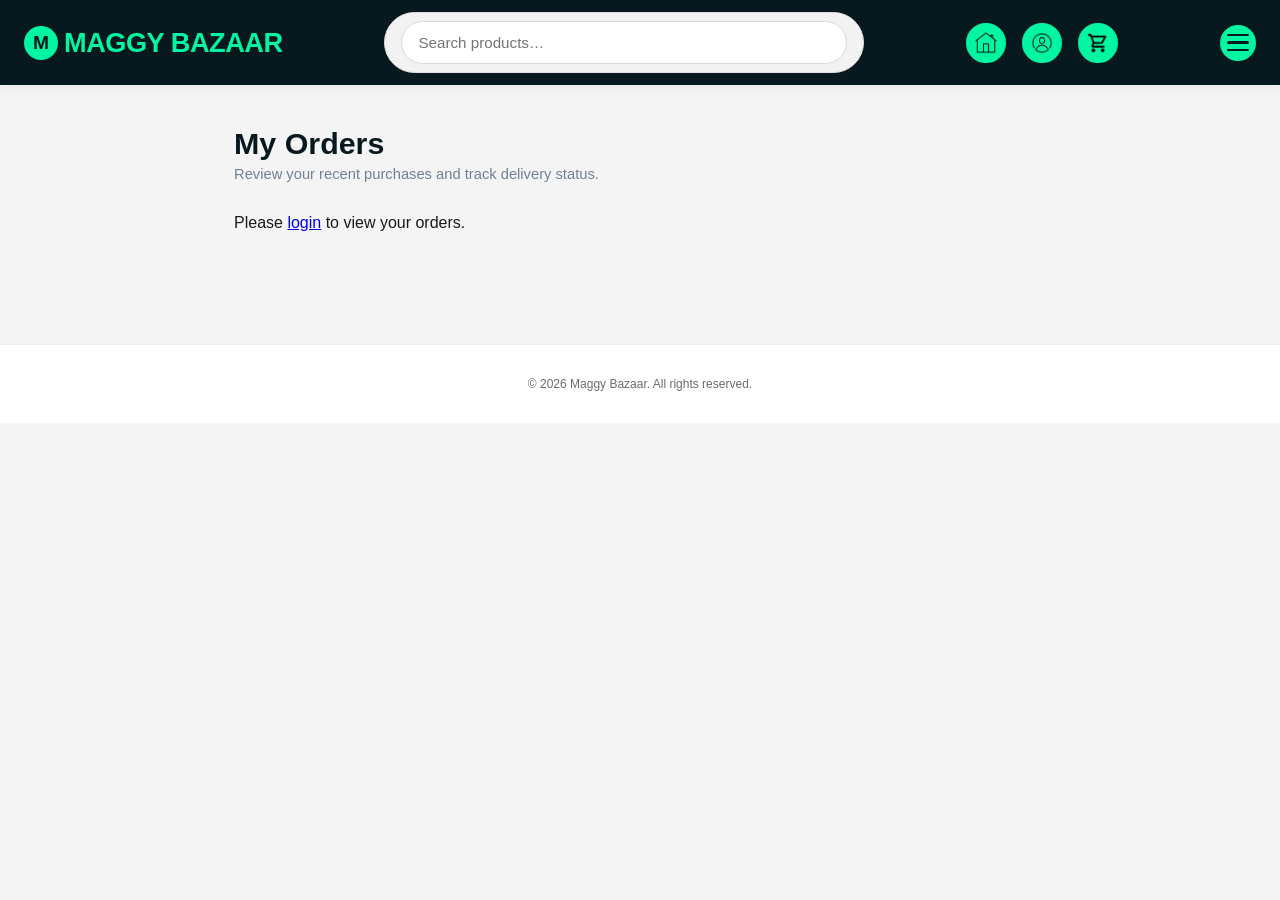
<file: orders.html>
<!DOCTYPE html>
<html lang="en">

<head>
    <meta charset="UTF-8">
    <meta name="viewport" content="width=device-width, initial-scale=1.0">
    <title>My Orders – Maggy Bazaar</title>
    <link rel="stylesheet" href="styles.css">
    <script src="config.js"></script>
    <style>
        /* ── Orders Page Layout ── */
        .orders-page {
            max-width: 860px;
            margin: 2.5rem auto;
            padding: 0 1.5rem 4rem;
        }

        .orders-page-title {
            font-size: 1.9rem;
            font-weight: 800;
            color: #07191E;
            margin-bottom: 0.3rem;
        }

        .orders-page-subtitle {
            font-size: 0.92rem;
            color: #718096;
            margin-bottom: 2rem;
        }

        /* ── Empty / Error state ── */
        .orders-empty {
            text-align: center;
            padding: 4rem 2rem;
            color: #a0aec0;
        }

        .orders-empty svg {
            margin-bottom: 1rem;
            opacity: 0.4;
        }

        .orders-empty p {
            font-size: 1rem;
            margin-bottom: 1rem;
        }

        /* ── Order Card ── */
        .order-card {
            background: #fff;
            border-radius: 16px;
            border: 1px solid #e2e8f0;
            box-shadow: 0 2px 8px rgba(0,0,0,0.05);
            margin-bottom: 1.5rem;
            overflow: hidden;
            transition: box-shadow 0.2s;
        }

        .order-card:hover {
            box-shadow: 0 6px 20px rgba(0,0,0,0.09);
        }

        /* Header bar */
        .order-card-header {
            display: flex;
            align-items: center;
            justify-content: space-between;
            flex-wrap: wrap;
            gap: 0.5rem;
            padding: 0.9rem 1.2rem;
            background: #07191E;
            color: #fff;
        }

        .order-card-header .order-id {
            font-weight: 700;
            font-size: 0.95rem;
            color: #02F5A1;
        }

        .order-card-header .order-date {
            font-size: 0.82rem;
            color: #a0aec0;
        }

        .order-status-badge {
            display: inline-flex;
            align-items: center;
            gap: 5px;
            padding: 0.25rem 0.75rem;
            border-radius: 999px;
            font-size: 0.78rem;
            font-weight: 700;
            text-transform: capitalize;
        }

        .status-dot {
            width: 7px;
            height: 7px;
            border-radius: 50%;
            background: currentColor;
            display: inline-block;
        }

        .order-meta {
            display: flex;
            align-items: center;
            justify-content: space-between;
            flex-wrap: wrap;
            gap: 0.5rem;
            padding: 0.7rem 1.2rem;
            border-bottom: 1px solid #f0f4f8;
            background: #f8fafc;
        }

        .order-items {
            padding: 0.5rem 1.2rem;
        }

        .order-item-row {
            display: flex;
            align-items: center;
            gap: 1rem;
            padding: 0.85rem 0;
            border-bottom: 1px solid #f0f4f8;
        }

        .order-item-row:last-child {
            border-bottom: none;
        }

        .order-item-img {
            width: 70px;
            height: 70px;
            object-fit: cover;
            border-radius: 10px;
            flex-shrink: 0;
            background: #f0f0f0;
        }

        .order-item-info {
            flex: 1;
            min-width: 0;
        }

        .order-item-name {
            font-weight: 700;
            font-size: 0.97rem;
            color: #1a202c;
            margin-bottom: 2px;
            white-space: nowrap;
            overflow: hidden;
            text-overflow: ellipsis;
        }

        .order-item-brand {
            font-size: 0.82rem;
            color: #718096;
            margin-bottom: 3px;
        }

        .order-item-qty {
            font-size: 0.82rem;
            color: #a0aec0;
        }

        .order-item-price {
            font-weight: 700;
            font-size: 0.97rem;
            color: #07191E;
            white-space: nowrap;
        }

        .order-footer {
            display: flex;
            align-items: center;
            justify-content: flex-end;
            padding: 0.8rem 1.2rem;
            background: #f8fafc;
            border-top: 1px solid #e2e8f0;
            gap: 0.5rem;
        }

        .order-footer-label {
            font-size: 0.85rem;
            color: #718096;
        }

        .order-footer-total {
            font-size: 1.05rem;
            font-weight: 800;
            color: #07191E;
        }
    </style>

    <style>
        /* Status timeline */
        .delivery-timeline { margin: 12px 0; padding: 0; list-style: none; }
        .delivery-timeline li {
            display: flex; align-items: flex-start; gap: 10px;
            padding: 6px 0; font-size: 0.85rem; color: #718096;
        }
        .delivery-timeline li .dot {
            width: 10px; height: 10px; border-radius: 50%;
            background: #e2e8f0; flex-shrink: 0; margin-top: 3px;
        }
        .delivery-timeline li.done .dot  { background: #3bb54a; }
        .delivery-timeline li.done span  { color: #2d3748; font-weight: 600; }

        /* Delivery partner info */
        .delivery-partner-info {
            background: #f0fff4; border: 1px solid #9ae6b4;
            border-radius: 8px; padding: 10px 14px; margin-top: 8px;
            font-size: 0.85rem; color: #276749;
        }

        /* OTP reveal box */
        .otp-box {
            background: #fffbeb; border: 2px solid #f6e05e;
            border-radius: 10px; padding: 14px 18px; margin-top: 12px;
            text-align: center;
        }
        .otp-box .otp-label {
            font-size: 0.78rem; font-weight: 700; text-transform: uppercase;
            letter-spacing: .06em; color: #b7791f; margin-bottom: 6px;
        }
        .otp-box .otp-code {
            font-size: 2rem; font-weight: 800; letter-spacing: .18em;
            color: #744210; font-family: monospace;
        }
        .otp-box .otp-hint {
            font-size: 0.78rem; color: #92400e; margin-top: 6px;
        }

        /* Status badge colours */
        .status-badge { padding: 3px 10px; border-radius: 12px; font-size: .75rem; font-weight: 700; text-transform: uppercase; }
        .status-processing      { background:#e2e8f0; color:#4a5568; }
        .status-confirmed       { background:#bee3f8; color:#2a4365; }
        .status-assigned        { background:#e9d8fd; color:#44337a; }
        .status-packed          { background:#c6f6d5; color:#22543d; }
        .status-out_for_delivery{ background:#fefcbf; color:#744210; }
        .status-delivered       { background:#c6f6d5; color:#22543d; }
        .status-cancelled       { background:#fed7d7; color:#822727; }
    </style>
</head>

<body>
    <div class="site-header">
        <div class="header-container">
            <div class="brand">
                <div class="brand-logo">M</div>
                <div class="brand-name">MAGGY BAZAAR</div>
            </div>

            <div class="search-area">
                <div class="search-wrapper">
                    <input id="search-input" type="text" placeholder="Search products…" autocomplete="off">
                    <div id="search-results"></div>
                </div>
            </div>

            <script src="search.js"></script>

            <div class="nav-icons-container">
                <div class="nav-icon-btn">
                    <a href="index.html"><img src="icons/home-icon.png" alt="Home Icon"></a>
                </div>
                <div class="nav-icon-btn">
                    <a href="account.html"><img src="icons/account-icon.png" alt="Account Icon"></a>
                </div>
                <div class="nav-icon-btn">
                    <a href="cart.html"><img src="icons/cart-icon.png" alt="Cart Icon"></a>
                    <div class="cart-badge" id="cartBadge">0</div>
                </div>
            </div>

            <button class="hamburger-btn nav-icon-btn" onclick="showMenu()" id="hamburgerIcon" aria-label="Menu">
                <div class="hamburger-line"></div>
                <div class="hamburger-line"></div>
                <div class="hamburger-line"></div>
            </button>
        </div>
    </div>

    <div class="menu-backdrop" id="menuBackdrop"></div>

    <div class="dropdown-nav" id="dropdownMenu">
        <div class="dropdown-inner">
            <div class="menu-group">
                <div class="group-title">MY MG-B ACCOUNT</div>
                <ul class="dropdown-links-list">
                    <li><a href="orders.html" class="menu-link"><span class="menu-icon"><img class="icons" src="icons/order-icon.png" alt="order Icon"></span> Orders</a></li>
                    <li><a href="inbox.html" class="menu-link"><span class="menu-icon"><img class="icons" src="icons/inbox-icon.png" alt="inbox Icon"></span> Inbox</a></li>
                    <li><a href="wishlist.html" class="menu-link"><span class="menu-icon"><img class="icons" src="icons/wishlist-icon.png" alt="wishlist Icon"></span> Wishlist</a></li>
                </ul>
            </div>
            <div class="divider-light"></div>
        </div>
    </div>

    <script>
        const dropdownMenu = document.getElementById('dropdownMenu');
        const menuBackdrop = document.getElementById('menuBackdrop');

        function showMenu() {
            dropdownMenu.classList.add('open');
            menuBackdrop.classList.add('active');
        }
        function hideMenu() {
            dropdownMenu.classList.remove('open');
            menuBackdrop.classList.remove('active');
        }
        menuBackdrop.addEventListener('click', hideMenu);
    </script>

    <!-- ── Orders Page ── -->
    <div class="orders-page">
        <h1 class="orders-page-title">My Orders</h1>
        <p class="orders-page-subtitle">Review your recent purchases and track delivery status.</p>

        <div id="ordersStatus"></div>
        <div id="ordersList"></div>
    </div>

    <script>
        const userEmail    = sessionStorage.getItem('userEmail');
        const ordersStatus = document.getElementById('ordersStatus');
        const ordersList   = document.getElementById('ordersList');

        const CUSTOMER_API = window.deliveryApiPath('/api/customer');

        const STATUS_LABELS = {
            processing:       "Order Placed",
            confirmed:        "Confirmed",
            assigned:         "Delivery Partner Assigned",
            packed:           "Packed & Ready",
            out_for_delivery: "Out for Delivery",
            delivered:        "Delivered",
            cancelled:        "Cancelled",
        };

        const STATUS_STEPS = ["processing","confirmed","assigned","packed","out_for_delivery","delivered"];

        function timelineHtml(order) {
            if (order.status === "cancelled") {
                return `<ul class="delivery-timeline"><li class="done"><div class="dot"></div><span>Cancelled</span></li></ul>`;
            }
            const currentIndex = STATUS_STEPS.indexOf(order.status);
            return `<ul class="delivery-timeline">
                ${STATUS_STEPS.map((step, i) => `
                    <li class="${i <= currentIndex ? 'done' : ''}">
                        <div class="dot"></div>
                        <span>${STATUS_LABELS[step] || step}</span>
                    </li>`).join("")}
            </ul>`;
        }

        function partnerHtml(order) {
            if (!order.partner_name) return "";
            return `<div class="delivery-partner-info">
                        🚴 <strong>${order.partner_name}</strong> — ${order.partner_phone || ""}
                    </div>`;
        }

        function otpHtml(order) {
            if (!order.delivery_otp) return "";
            return `<div class="otp-box">
                        <div class="otp-label">Your Delivery Code</div>
                        <div class="otp-code">${order.delivery_otp}</div>
                        <div class="otp-hint">Show this code to the delivery person when they arrive.</div>
                    </div>`;
        }

        function renderOrders(orders) {
            if (!orders.length) {
                ordersStatus.innerHTML = `
                    <div class="orders-empty">
                        <svg width="64" height="64" fill="none" stroke="#07191E" stroke-width="1.5" viewBox="0 0 24 24">
                            <path d="M3 3h2l.4 2M7 13h10l4-8H5.4"/>
                            <circle cx="9" cy="21" r="1"/><circle cx="20" cy="21" r="1"/>
                        </svg>
                        <p>You have no orders yet.</p>
                        <a href="index.html" class="btn-primary" style="display:inline-block; padding:0.6rem 1.4rem;">Start Shopping</a>
                    </div>`;
                ordersList.innerHTML = '';
                return;
            }

            ordersStatus.textContent = '';
            ordersList.innerHTML = orders.map(order => {
                const itemsHtml = (order.items || []).map(item => `
                    <div class="order-item-row">
                        <img class="order-item-img"
                             src="${item.image || 'icons/order-icon.png'}"
                             alt="${item.name}"
                             onerror="this.src='icons/order-icon.png'">
                        <div class="order-item-info">
                            <div class="order-item-name">${item.name}</div>
                            <div class="order-item-brand">${item.brand || ''}</div>
                            <div class="order-item-qty">Qty: ${item.quantity}</div>
                        </div>
                        <div class="order-item-price">KES ${(item.price * item.quantity).toLocaleString()}</div>
                    </div>
                `).join('');

                const total = (order.items || []).reduce((s, i) => s + i.price * i.quantity, 0);
                const date  = order.created_at ? new Date(order.created_at).toLocaleDateString('en-KE', {
                    day: 'numeric', month: 'short', year: 'numeric'
                }) : '';
                const orderIdDisplay = order.orderId || order.id;

                return `
                    <div class="order-card">
                        <div class="order-card-header">
                            <span class="order-id">Order #${orderIdDisplay}</span>
                            <span class="order-date">${date}</span>
                        </div>
                        <div class="order-meta">
                            <span class="status-badge status-${order.status}">${STATUS_LABELS[order.status] || order.status}</span>
                            <span style="font-size:0.8rem;color:#718096;">${(order.items || []).length} item${(order.items || []).length !== 1 ? 's' : ''}</span>
                        </div>
                        <div class="order-items">${itemsHtml}</div>
                        <div style="padding: 0 1.2rem 1rem;">
                            ${timelineHtml(order)}
                            ${partnerHtml(order)}
                            ${otpHtml(order)}
                        </div>
                        <div class="order-footer">
                            <span class="order-footer-label">Order Total</span>
                            <span class="order-footer-total">KES ${total.toLocaleString()}</span>
                        </div>
                    </div>
                `;
            }).join('');
        }

        async function loadOrders() {
            if (!userEmail) {
                ordersStatus.innerHTML = '<p>Please <a href="login.html">login</a> to view your orders.</p>';
                return;
            }
            try {
                const res  = await fetch(`${CUSTOMER_API}/orders`, {
                    headers: { "X-Customer-Email": userEmail },
                });
                const data = await res.json();
                if (!res.ok) { ordersStatus.textContent = data.error || 'Unable to load orders.'; return; }
                renderOrders(data);
            } catch (err) {
                ordersStatus.textContent = 'Unable to load orders. Please try again later.';
                console.error(err);
            }
        }

        async function updateCartCount() {
            const email = sessionStorage.getItem('userEmail');
            const badge = document.getElementById('cartBadge');
            if (!email || !badge) return;
            try {
                const res  = await fetch(window.apiPath(`/api/cart/${encodeURIComponent(email)}`));
                if (!res.ok) { badge.style.display = 'none'; return; }
                const data = await res.json();
                const total = data.reduce((s, i) => s + i.quantity, 0);
                badge.textContent   = total;
                badge.style.display = total ? 'flex' : 'none';
            } catch (e) { console.error(e); }
        }

        loadOrders();
        updateCartCount();
    </script>

    <footer>
        &copy; 2026 Maggy Bazaar. All rights reserved.
    </footer>
</body>

</html>
</file>
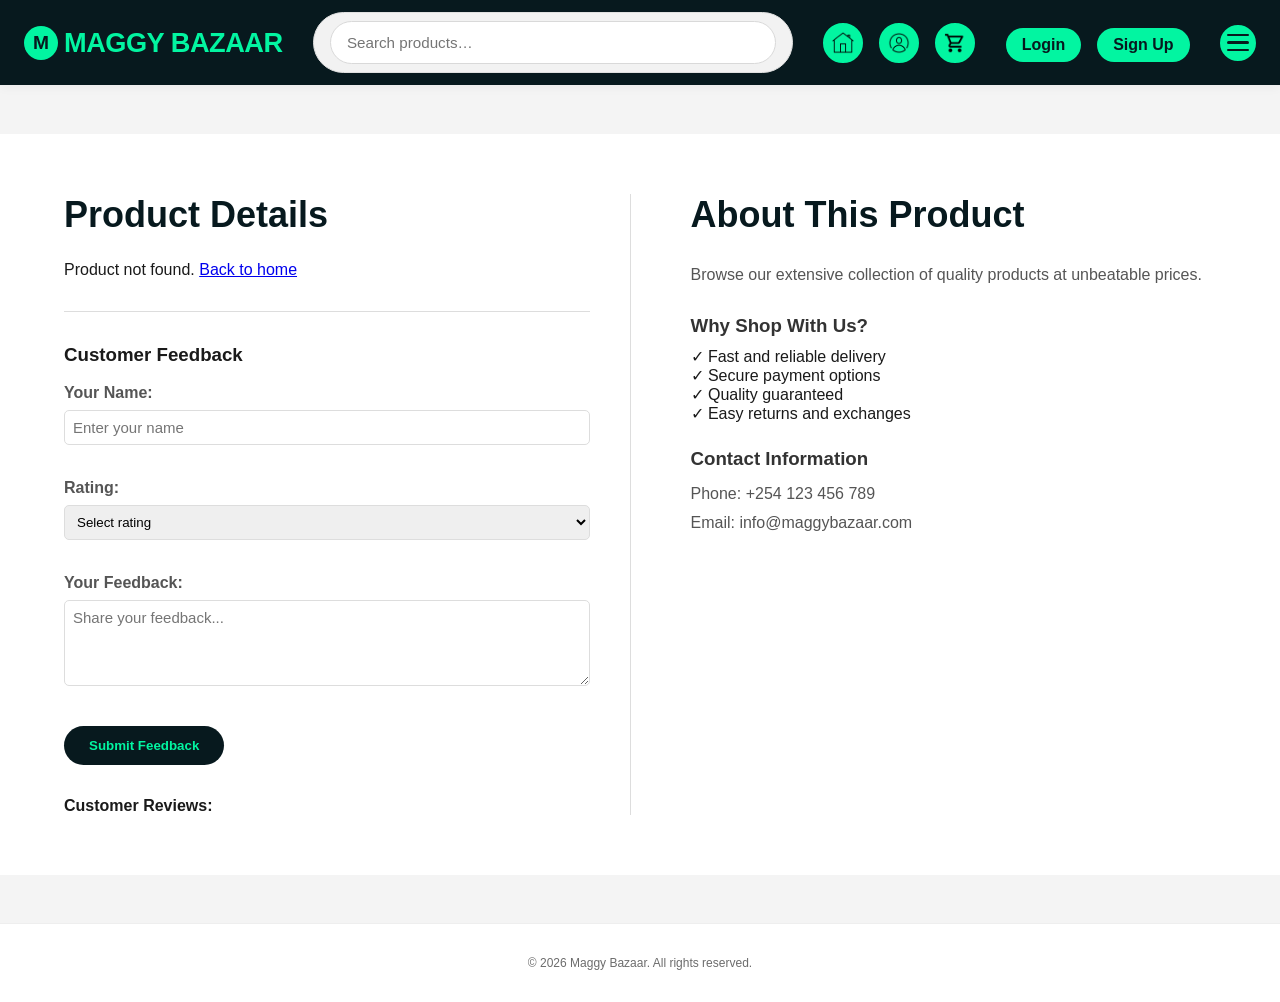
<file: product-detail.html>
<!DOCTYPE html>
<html lang="en">

<head>
    <meta charset="UTF-8">
    <meta name="viewport" content="width=device-width, initial-scale=1.0">
    <title>Product Details - Maggy Bazaar</title>
    <link rel="stylesheet" href="styles.css">
    <script src="config.js"></script>
    <script src="header.js" defer></script>
</head>

<body>

    <div class="site-header">
        <div class="header-container">
            <div class="brand">
                <div class="brand-logo">M</div>
                <div class="brand-name">MAGGY BAZAAR</div>
            </div>

        <div class="search-area">
            <div class="search-wrapper">
                <input id="search-input" type="text" placeholder="Search products…" autocomplete="off">
                <div id="search-results"></div> 
            </div> 
        </div>
        
        <script src="search.js"></script>

            <div class="nav-icons-container">
                <div class="nav-icon-btn">
                    <a href="index.html">
                        <img src="icons/home-icon.png" alt="Home Icon"></a>
                </div>
                <div class="nav-icon-btn">
                    <a href="account.html">
                        <img src="icons/account-icon.png" alt="Account Icon"></a>
                </div>
                <div class="nav-icon-btn">
                    <a href="cart.html">
                        <img src="icons/cart-icon.png" alt="Cart Icon"></a>
                    <div class="cart-badge" id="cartBadge">0</div>
                </div>
            </div>

            <div class="auth-links" id="authLinks">
                <a href="login.html" class="btn-primary">Login</a>
                <a href="signup.html" class="btn-primary">Sign Up</a>
            </div>

            <!-- THREE LINE ICON (HAMBURGER) - FULLY CLICKABLE -->
            <button class="hamburger-btn nav-icon-btn" onclick="showMenu()" id="hamburgerIcon" aria-label="Menu">
                <div class="hamburger-line"></div>
                <div class="hamburger-line"></div>
                <div class="hamburger-line"></div>
            </button>
        </div>
    </div>

    <!-- Background overlay when menu is open -->
    <div class="menu-backdrop" id="menuBackdrop"></div>

    <!-- DROPDOWN MENU -->
    <div class="dropdown-nav" id="dropdownMenu">
        <div class="dropdown-inner">

            <!-- MY MG-B ACCOUNT section -->
            <div class="menu-group">
                <div class="group-title">MY MG-B ACCOUNT</div>
                <ul class="dropdown-links-list">
                    <li><a href="orders.html" class="menu-link"><span class="menu-icon"><img class="icons"
                                    src="icons/order-icon.png" alt="order Icon"></span> Orders</a></li>
                    <li><a href="inbox.html" class="menu-link"><span class="menu-icon"><img class="icons"
                                    src="icons/inbox-icon.png" alt="inbox Icon"></span> Inbox</a></li>
                    <li><a href="wishlist.html" class="menu-link"><span class="menu-icon"><img class="icons"
                                    src="icons/wishlist-icon.png" alt="wishlist Icon"></span> Wishlist</a></li>
                </ul>
            </div>

            <div class="divider-light"></div>

            <!-- OUR CATEGORIES -->
            
        </div>
    </div>

    <script>
        const dropdownMenu = document.getElementById('dropdownMenu');
        const menuBackdrop = document.getElementById('menuBackdrop');
        const hamburgerIcon = document.getElementById('hamburgerIcon');

        function showMenu() {
            dropdownMenu.classList.add('open');
            menuBackdrop.classList.add('active');
        }

        function hideMenu() {
            dropdownMenu.classList.remove('open');
            menuBackdrop.classList.remove('active');
        }

        menuBackdrop.addEventListener('click', hideMenu);

        function updateAuthLinksVisibility() {
            const authLinks = document.getElementById('authLinks');
            const isLoggedIn = Boolean(sessionStorage.getItem('userEmail'));
            if (authLinks) {
                authLinks.style.display = isLoggedIn ? 'none' : 'flex';
            }
        }

        updateAuthLinksVisibility();
    </script>

    <style>
        @media (max-width: 680px) {
            .product-detail-layout {
                flex-direction: column;
                gap: 1rem;
            }

            .product-detail-layout > img {
                width: 100%;
                height: auto;
                max-height: 280px;
            }

        }
    </style>

    <section class="contact-store-section product-detail-page">
        <div class="contact-container">
            <div class="contact-form" id="product-detail-container">
                <h2>Product Details</h2>
                <div id="productStatus"></div>
                <div id="productDetails"></div>
                <div id="productStock"></div>

                <!-- Related Products Section -->
                <div id="relatedProductsSection" class="related-products-section" style="display:none;">
                    <h3>You May Also Like</h3>
                    <div class="related-carousel-shell">
                        <button type="button" class="related-carousel-btn related-carousel-btn--prev" id="relatedPrevBtn" aria-label="Previous related products">&lt;</button>
                        <div id="relatedProductsGrid" class="related-products-grid"></div>
                        <button type="button" class="related-carousel-btn related-carousel-btn--next" id="relatedNextBtn" aria-label="Next related products">&gt;</button>
                    </div>
                </div>

                <!-- Customer Feedback Section -->
                <div id="feedbackSection" style="margin-top: 2rem; padding-top: 2rem; border-top: 1px solid #ddd;">
                    <h3>Customer Feedback</h3>
                    <div id="feedbackForm">
                        <label>Your Name:</label>
                        <input type="text" id="feedbackName" placeholder="Enter your name" style="width: 100%; padding: 0.5rem; margin-bottom: 1rem; border: 1px solid #ddd; border-radius: 5px;">

                        <label>Rating:</label>
                        <select id="feedbackRating" style="width: 100%; padding: 0.5rem; margin-bottom: 1rem; border: 1px solid #ddd; border-radius: 5px;">
                            <option value="">Select rating</option>
                            <option value="5">⭐⭐⭐⭐⭐ Excellent</option>
                            <option value="4">⭐⭐⭐⭐ Good</option>
                            <option value="3">⭐⭐⭐ Average</option>
                            <option value="2">⭐⭐ Poor</option>
                            <option value="1">⭐ Very Poor</option>
                        </select>

                        <label>Your Feedback:</label>
                        <textarea id="feedbackText" placeholder="Share your feedback..." rows="4" style="width: 100%; padding: 0.5rem; margin-bottom: 1rem; border: 1px solid #ddd; border-radius: 5px; font-family: inherit;"></textarea>

                        <button id="submitFeedbackBtn" class="btn-primary">Submit Feedback</button>
                    </div>

                    <div id="feedbackList" style="margin-top: 2rem;">
                        <h4>Customer Reviews:</h4>
                        <div id="reviewsContainer"></div>
                    </div>
                </div>
            </div>

            <div class="store-info">
                <h2>About This Product</h2>
                <p>Browse our extensive collection of quality products at unbeatable prices.</p>

                <h3>Why Shop With Us?</h3>
                <ul style="list-style: none; padding: 0;">
                    <li>✓ Fast and reliable delivery</li>
                    <li>✓ Secure payment options</li>
                    <li>✓ Quality guaranteed</li>
                    <li>✓ Easy returns and exchanges</li>
                </ul>

                <h3>Contact Information</h3>
                <p>Phone: +254 123 456 789</p>
                <p>Email: info@maggybazaar.com</p>
            </div>
        </div>
    </section>

    <script>
        const productStatus = document.getElementById('productStatus');
        const productDetails = document.getElementById('productDetails');
        const submitFeedbackBtn = document.getElementById('submitFeedbackBtn');
        const reviewsContainer = document.getElementById('reviewsContainer');
        const relatedPrevBtn = document.getElementById('relatedPrevBtn');
        const relatedNextBtn = document.getElementById('relatedNextBtn');

        // Get product ID from URL parameters
        function getProductIdFromURL() {
            const params = new URLSearchParams(window.location.search);
            return params.get('id');
        }

        async function loadProduct() {
            const productId = getProductIdFromURL();
            if (!productId) {
                productStatus.innerHTML = '<p>Product not found. <a href="index.html">Back to home</a></p>';
                return;
            }

            try {
                const response = await fetch(window.apiPath(`/api/products/${encodeURIComponent(productId)}`));
                if (!response.ok) {
                    throw new Error('Product not found');
                }

                const product = await response.json();

                productDetails.innerHTML = `
                    <div class="product-detail-layout">
                        <img class="product-detail-image" src="${product.image}" alt="${product.name}">
                        <div class="product-detail-copy">
                            <h3 class="product-detail-title">${product.name}</h3>
                            <p class="product-detail-brand">Brand: <strong>${product.brand}</strong></p>
                            <p class="product-detail-price">KES ${parseFloat(product.price).toLocaleString()}</p>
                            <p style="color: ${product.stock > 0 ? '#02F5A1' : '#FF4C4C'}; font-weight: bold; margin-bottom: 1rem;">${product.stock > 0 ? 'In Stock' : 'Out of Stock'}</p>
                            <p class="product-detail-description">${product.description}</p>
                            <div class="product-action-row">
                                <button class="btn-primary product-add-cart-btn" onclick="addToCart(${product.id})">Add to Cart</button>
                                <button class="btn-primary product-whatsapp-btn" onclick="window.location.href='https://wa.me/254715293265'" aria-label="Chat with us on WhatsApp">
                                    <img src="icons/whatsapp-icon.png" alt="">
                                    <span>WhatsApp</span>
                                </button>
                            </div>
                        </div>
                    </div>
                `;

                loadFeedback(productId);
                loadRelatedProducts(productId);
            } catch (error) {
                productStatus.innerHTML = '<p>Product not found. <a href="index.html">Back to home</a></p>';
                console.error(error);
            }
        }

        async function loadRelatedProducts(productId) {
            const section = document.getElementById('relatedProductsSection');
            const grid = document.getElementById('relatedProductsGrid');

            try {
                const res = await fetch(window.apiPath(`/api/products/${encodeURIComponent(productId)}/related`));
                if (!res.ok) return;
                const related = await res.json();

                if (!related.length) return;

                grid.innerHTML = related.map(p => `
                    <a class="related-product-card" href="product-detail.html?id=${p.id}">
                        <div class="related-product-inner">
                            <img src="${p.image}" alt="${p.name}">
                            <div class="related-product-info">
                                <div class="related-product-name">${p.name}</div>
                                <div class="related-product-brand">${p.brand}</div>
                                <div class="related-product-price">KES ${parseFloat(p.price).toLocaleString()}</div>
                            </div>
                        </div>
                    </a>
                `).join('');

                section.style.display = 'block';
            } catch (error) {
                console.error('Could not load related products.', error);
            }
        }

        function scrollRelatedProducts(direction) {
            const grid = document.getElementById('relatedProductsGrid');
            if (!grid) return;

            const firstCard = grid.querySelector('.related-product-card');
            const gap = 12;
            const scrollAmount = firstCard
                ? firstCard.getBoundingClientRect().width + gap
                : grid.clientWidth * 0.85;

            grid.scrollBy({
                left: direction * scrollAmount,
                behavior: 'smooth'
            });
        }

        if (relatedPrevBtn) {
            relatedPrevBtn.addEventListener('click', () => scrollRelatedProducts(-1));
        }

        if (relatedNextBtn) {
            relatedNextBtn.addEventListener('click', () => scrollRelatedProducts(1));
        }

        async function addToCart(productId) {
            const email = sessionStorage.getItem('userEmail');
            if (!email) {
                window.location.href = 'login.html';
                return;
            }

            const badge = document.getElementById('cartBadge');
            const previousCount = badge ? parseInt(badge.textContent, 10) || 0 : 0;
            if (badge) {
                badge.textContent = previousCount + 1;
                badge.style.display = 'flex';
            }

            try {
                const response = await fetch(window.apiPath('/api/cart/add'), {
                    method: 'POST',
                    headers: { 'Content-Type': 'application/json' },
                    body: JSON.stringify({ email, productId, quantity: 1 })
                });

                if (!response.ok) {
                    console.error('Could not add to cart.');
                    if (badge) {
                        badge.textContent = previousCount;
                        badge.style.display = previousCount ? 'flex' : 'none';
                    }
                    return;
                }
                updateCartCount();
            } catch (error) {
                console.error('Unable to add to cart.', error);
                if (badge) {
                    badge.textContent = previousCount;
                    badge.style.display = previousCount ? 'flex' : 'none';
                }
            }
        }

        async function updateCartCount() {
            const email = sessionStorage.getItem('userEmail');
            const badge = document.getElementById('cartBadge');
            if (!email || !badge) return;

            try {
                const response = await fetch(window.apiPath(`/api/cart/${encodeURIComponent(email)}`));
                if (!response.ok) {
                    badge.style.display = 'none';
                    return;
                }
                const data = await response.json();
                const totalItems = data.reduce((sum, item) => sum + item.quantity, 0);
                badge.textContent = totalItems;
                badge.style.display = totalItems ? 'flex' : 'none';
            } catch (error) {
                console.error('Unable to update cart badge.', error);
            }
        }

        async function loadFeedback(productId) {
            try {
                const res = await fetch(window.apiPath(`/api/feedback/${encodeURIComponent(productId)}`));
                if (!res.ok) throw new Error('Failed to load feedback');
                const feedbacks = await res.json();
                displayFeedback(feedbacks);
            } catch (error) {
                console.error(error);
                reviewsContainer.innerHTML = '<p style="color:#999;">Unable to load reviews.</p>';
            }
        }

        function displayFeedback(feedbacks) {
            reviewsContainer.innerHTML = '';
            if (!feedbacks.length) {
                reviewsContainer.innerHTML = '<p style="color: #999;">No reviews yet. Be the first to review!</p>';
                return;
            }

            feedbacks.forEach(feedback => {
                reviewsContainer.innerHTML += `
                    <div style="padding: 1rem; margin-bottom: 1rem; background: #f5f5f5; border-radius: 8px; border-left: 4px solid #02F5A1;">
                        <strong>${feedback.user_name}</strong> <span style="color: #666; font-size: 0.9rem;">- ${feedback.rating}⭐</span>
                        <p style="margin-top: 0.5rem; color: #333;">${feedback.feedback}</p>
                    </div>
                `;
            });
        }

        submitFeedbackBtn.addEventListener('click', async () => {
            const name = document.getElementById('feedbackName').value.trim();
            const rating = document.getElementById('feedbackRating').value;
            const feedback = document.getElementById('feedbackText').value.trim();
            const email = sessionStorage.getItem('userEmail');

            if (!email) {
                alert('Please login to leave feedback.');
                window.location.href = 'login.html';
                return;
            }

            if (!name || !rating || !feedback) {
                alert('Please fill in all fields');
                return;
            }

            const productId = getProductIdFromURL();

            try {
                const res = await fetch(window.apiPath(`/api/feedback/${encodeURIComponent(productId)}`), {
                    method: 'POST',
                    headers: { 'Content-Type': 'application/json' },
                    body: JSON.stringify({ email, user_name: name, rating, feedback })
                });

                if (!res.ok) {
                    const data = await res.json();
                    alert(data.error || 'Could not submit feedback.');
                    return;
                }

                document.getElementById('feedbackName').value = '';
                document.getElementById('feedbackRating').value = '';
                document.getElementById('feedbackText').value = '';

                loadFeedback(productId);
                alert('Thank you for your feedback!');
            } catch (error) {
                console.error(error);
                alert('Could not submit feedback. Please try again.');
            }
        });

        // Load product on page load
        loadProduct();
        updateCartCount();
    </script>

    <footer>
        &copy; 2026 Maggy Bazaar. All rights reserved.
    </footer>

</body>

</html>
</file>
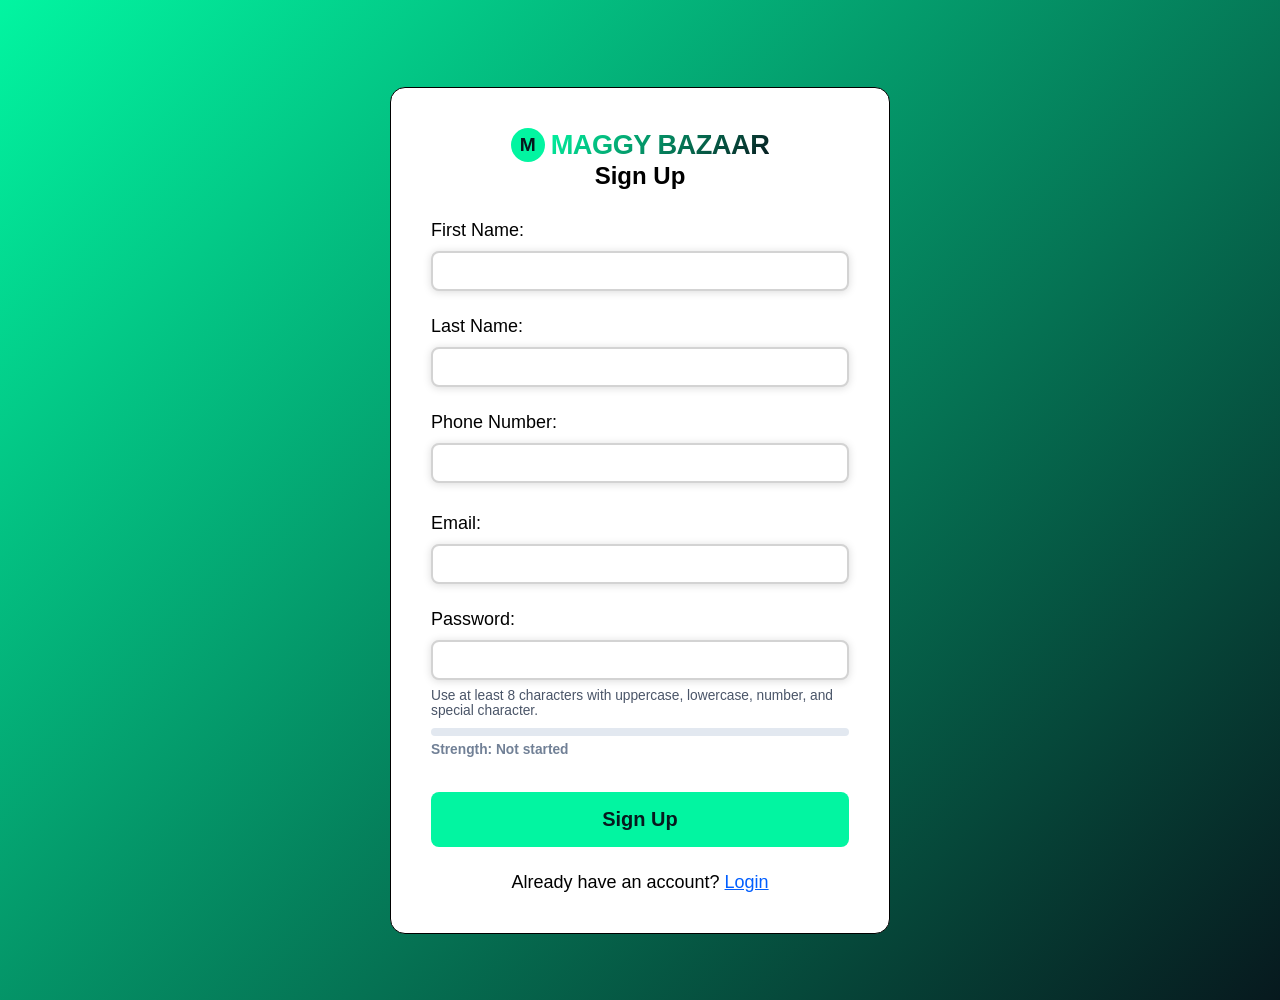
<file: signup.html>
<!DOCTYPE html>
<html lang="en">
<head>
    <meta charset="UTF-8">
    <meta name="viewport" content="width=device-width, initial-scale=1.0">
    <title>Sign Up</title>
    <script src="config.js"></script>
    <style>
        * {
    margin: 0;
    padding: 0;
    box-sizing: border-box;
}

body {
    min-height: 100vh;
    display: flex;
    justify-content: center;
    align-items: center;
    font-family: Arial, sans-serif;
    background: linear-gradient(135deg, #02F5A1, #07191E);
    margin: 50px auto;
}

.brand {
    display: flex;
    align-items: center;
    gap: 6px;
    justify-content: center;
}

.brand-logo {
    background: #02F5A1;
    width: 34px;
    height: 34px;
    border-radius: 50%;
    display: flex;
    align-items: center;
    justify-content: center;
    font-weight: 800;
    font-size: 1.2rem;
    color: #07191E;
}

.brand-name {
    font-size: 1.7rem;
    font-weight: 800;
    letter-spacing: -0.5px;
    background: linear-gradient(135deg, #02F5A1, #07191E);
    background-clip: text;
    -webkit-background-clip: text;
    color: transparent;

}

.header {
    text-align: center;
    margin-bottom: 30px;
}


.login-container {
    width: 500px;
    padding: 40px;
    border: 1px solid #000;
    border-radius: 15px;
    background: #fff;
    justify-content: center;
    align-items: center;
    margin-top: 20px;
}

.input-group {
    margin-bottom: 25px;
}

label {
    display: block;
    font-size: 18px;
    margin-bottom: 10px;
}

input {
    width: 100%;
    height: 40px;
    padding: 10px;
    border: 2px solid #d3d3d3;
    border-radius: 8px;
    font-size: 16px;
    box-shadow:  0 1px 8px rgba(0, 0, 0, 0.15);
}

button {
    width: 100%;
    height: 55px;
    border: none;
    border-radius: 8px;
    background: #02F5A1;
    color: #07191E;
    font-size: 20px;
    font-weight: bold;
    cursor: pointer;
    margin-top: 10px;
}

button:hover {
    background: #07191E;
    color: #02F5A1;
}

p {
    margin-top: 25px;
    text-align: center;
    font-size: 18px;
}

a {
    color: #005eff;
    text-decoration: underline;
}

.phone-input {
    margin-bottom: 5px;
}

.password-hint {
    margin-top: 8px;
    text-align: left;
    font-size: 0.86rem;
    color: #4a5568;
}

.password-meter {
    height: 8px;
    margin-top: 10px;
    border-radius: 999px;
    background: #e2e8f0;
    overflow: hidden;
}

.password-meter-fill {
    width: 0%;
    height: 100%;
    border-radius: inherit;
    background: #e53e3e;
    transition: width 0.2s ease, background 0.2s ease;
}

.password-meter-fill.medium {
    background: #d69e2e;
}

.password-meter-fill.strong {
    background: #2f855a;
}

.password-strength-label {
    margin-top: 6px;
    text-align: left;
    font-size: 0.86rem;
    font-weight: 700;
    color: #718096;
}
    </style>
</head>
<body>

    <div class="login-container">
        <form id="signupForm">
        <div class="brand">
                 <div class="brand-logo">M</div>
                <div class="brand-name">MAGGY BAZAAR</div>
            </div>
            <div class="header">
            <h2>Sign Up</h2>
           </div>
           <div id="authMessage" style="margin-bottom: 20px; color: #d00; font-size: 0.95rem;"></div>
           <div class="input-group">
                <label for="firstname">First Name:</label>
                <input type="text" id="firstname" required>
           </div>
           <div class="input-group">
                <label for="lastname">Last Name:</label>
                <input type="text" id="lastname" required>
            </div>
            <div class="input-group">
                <label for="phonenumber">Phone Number:</label>
                <input class="phone-input" type="text" id="phonenumber" required>
            </div>
            <div class="input-group">
                <label for="email">Email:</label>
                <input type="email" id="email" required>
            </div>

            <div class="input-group">
                <label for="password">Password:</label>
                <input type="password" id="password" required>
                <div id="passwordHint" class="password-hint">Use at least 8 characters with uppercase, lowercase, number, and special character.</div>
                <div class="password-meter" aria-hidden="true">
                    <div id="passwordMeterFill" class="password-meter-fill"></div>
                </div>
                <div id="passwordStrengthLabel" class="password-strength-label">Strength: Not started</div>
            </div>

            <button type="submit">Sign Up</button>

            <p>
                Already have an account?
                <a href="login.html">Login</a>
            </p>
        </form>
    </div>

    <script>
        const API_BASE = window.API_BASE_URL;

        const signupForm = document.getElementById('signupForm');
        const passwordInput = document.getElementById('password');
        const passwordHint = document.getElementById('passwordHint');
        const passwordMeterFill = document.getElementById('passwordMeterFill');
        const passwordStrengthLabel = document.getElementById('passwordStrengthLabel');

        function getPasswordChecks(password) {
            return {
                length: password.length >= 8,
                lowercase: /[a-z]/.test(password),
                uppercase: /[A-Z]/.test(password),
                number: /\d/.test(password),
                special: /[^A-Za-z0-9]/.test(password)
            };
        }

        function getPasswordMessages(checks) {
            const messages = [];
            if (!checks.length) messages.push('8+ characters');
            if (!checks.lowercase) messages.push('lowercase letter');
            if (!checks.uppercase) messages.push('uppercase letter');
            if (!checks.number) messages.push('number');
            if (!checks.special) messages.push('special character');
            return messages;
        }

        function updatePasswordStrength() {
            const password = passwordInput.value;
            const checks = getPasswordChecks(password);
            const score = Object.values(checks).filter(Boolean).length;
            const missing = getPasswordMessages(checks);

            passwordMeterFill.className = 'password-meter-fill';
            if (!password) {
                passwordMeterFill.style.width = '0%';
                passwordHint.textContent = 'Use at least 8 characters with uppercase, lowercase, number, and special character.';
                passwordStrengthLabel.textContent = 'Strength: Not started';
                return false;
            }

            passwordMeterFill.style.width = `${(score / 5) * 100}%`;
            if (score <= 2) {
                passwordStrengthLabel.textContent = 'Strength: Weak';
            } else if (score <= 4) {
                passwordMeterFill.classList.add('medium');
                passwordStrengthLabel.textContent = 'Strength: Medium';
            } else {
                passwordMeterFill.classList.add('strong');
                passwordStrengthLabel.textContent = 'Strength: Strong';
            }

            passwordHint.textContent = missing.length
                ? `Missing: ${missing.join(', ')}.`
                : 'Password meets all requirements.';

            return missing.length === 0;
        }

        passwordInput.addEventListener('input', updatePasswordStrength);

        signupForm.addEventListener('submit', async (event) => {
            event.preventDefault();
            const firstName = document.getElementById('firstname').value;
            const lastName = document.getElementById('lastname').value;
            const phone = document.getElementById('phonenumber').value;
            const email = document.getElementById('email').value;
            const password = document.getElementById('password').value;

            if (!updatePasswordStrength()) {
                document.getElementById('authMessage').textContent = 'Please choose a stronger password before signing up.';
                passwordInput.focus();
                return;
            }

            const formData = new FormData();
            formData.append('firstName', firstName);
            formData.append('lastName', lastName);
            formData.append('phone', phone);
            formData.append('email', email);
            formData.append('password', password);

            let response;
            try {
                response = await fetch(`${API_BASE}/api/signup`, {
                    method: 'POST',
                    body: formData
                });
            } catch (err) {
                document.getElementById('authMessage').textContent = 'Unable to connect to the backend. Please start the Flask server on port 5000.';
                return;
            }

            let result = {};
            try {
                result = await response.json();
            } catch (err) {
                document.getElementById('authMessage').textContent = 'Signup failed. Invalid server response.';
                return;
            }

            if (!response.ok) {
                document.getElementById('authMessage').textContent = result.error || 'Signup failed.';
                return;
            }

            window.location.href = 'login.html';
        });
    </script>
</body>
</html>
</file>
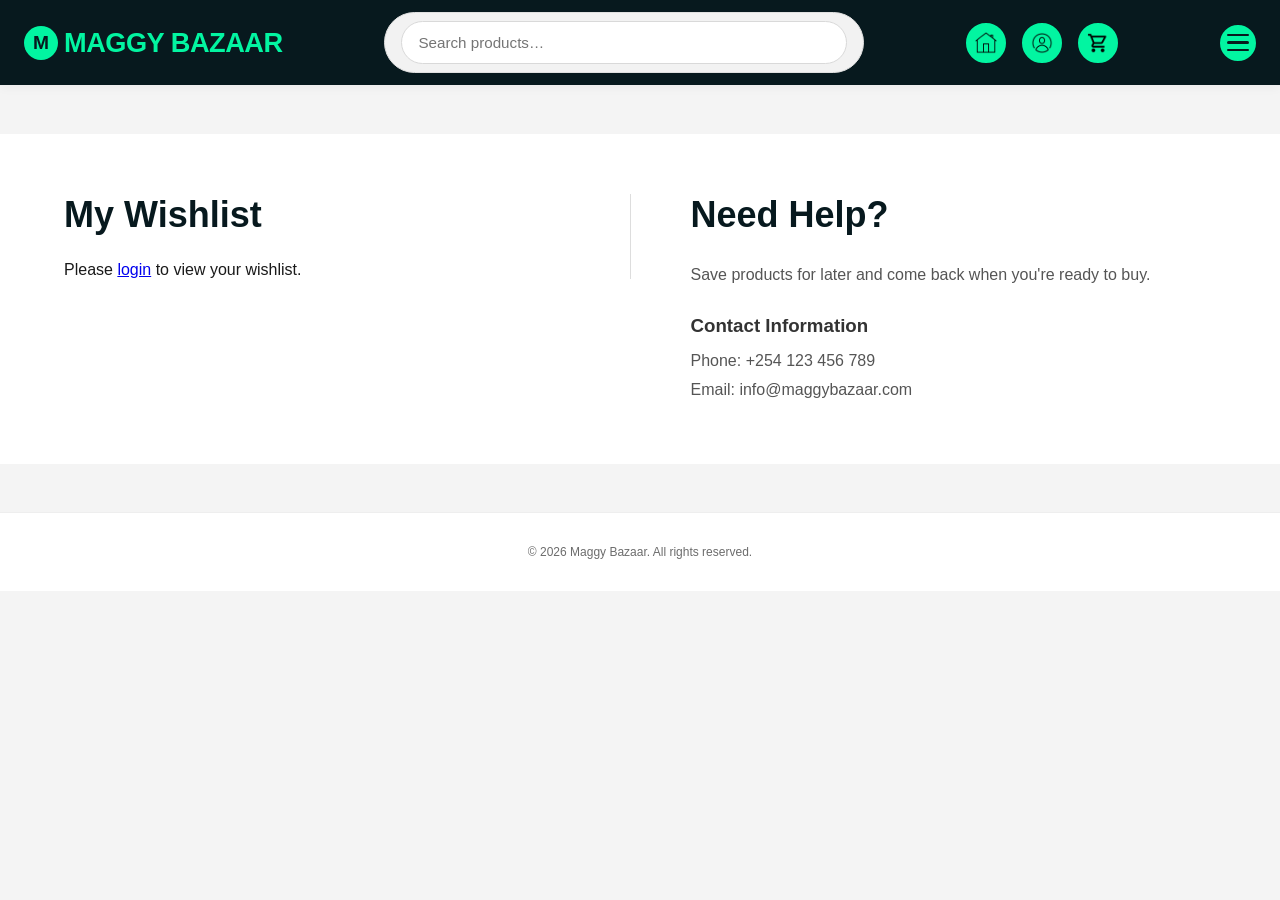
<file: wishlist.html>
<!DOCTYPE html>
<html lang="en">

<head>
    <meta charset="UTF-8">
    <meta name="viewport" content="width=device-width, initial-scale=1.0">
    <title>Document</title>
    <link rel="stylesheet" href="styles.css">
    <script src="config.js"></script>
    <script src="header.js" defer></script>
</head>

<body>
    <div class="site-header">
        <div class="header-container">
            <div class="brand">
                <div class="brand-logo">M</div>
                <div class="brand-name">MAGGY BAZAAR</div>
            </div>

          <!-- <div class="search-area">
                <div class="search-bar">
                    <span></span>
                    <input type="text" placeholder="Search products, brands and categories">
                </div>
            </div> -->

        <div class="search-area">
            <div class="search-wrapper">
                <input id="search-input" type="text" placeholder="Search products…" autocomplete="off">
                <div id="search-results"></div> 
            </div> 
        </div>
        
        <script src="search.js"></script>

            <div class="nav-icons-container">
                <div class="nav-icon-btn">
                    <a href="index.html">
                        <img src="icons/home-icon.png" alt="Home Icon"></a>
                </div>
                <div class="nav-icon-btn">
                    <a href="account.html">
                        <img src="icons/account-icon.png" alt="Account Icon"></a>
                </div>
                <div class="nav-icon-btn"><a href="cart.html">
                        <img src="icons/cart-icon.png" alt="Cart Icon"></a></div>
            </div>

            <!-- THREE LINE ICON (HAMBURGER) - FULLY CLICKABLE -->
            <button class="hamburger-btn nav-icon-btn" onclick="showMenu()" id="hamburgerIcon" aria-label="Menu">
                <div class="hamburger-line"></div>
                <div class="hamburger-line"></div>
                <div class="hamburger-line"></div>
            </button>
        </div>
    </div>

    <!-- Background overlay when menu is open -->
    <div class="menu-backdrop" id="menuBackdrop"></div>

    <!-- DROPDOWN MENU : links to other pages (simulated with # but ready for real URLs) -->
    <div class="dropdown-nav" id="dropdownMenu">
        <div class="dropdown-inner">

            <!-- MY MG-B ACCOUNT section -->
            <div class="menu-group">
                <div class="group-title">MY MG-B ACCOUNT</div>
                <ul class="dropdown-links-list">
                    <li><a href="orders.html" class="menu-link"><span class="menu-icon"><img class="icons"
                                    src="icons/order-icon.png" alt="order Icon"></span> Orders</a></li>
                    <li><a href="inbox.html" class="menu-link"><span class="menu-icon"><img class="icons"
                                    src="icons/inbox-icon.png" alt="inbox Icon"></span> Inbox</a></li>
                    <li><a href="wishlist.html" class="menu-link"><span class="menu-icon"><img class="icons"
                                    src="icons/wishlist-icon.png" alt="wishlist Icon"></span> Wishlist</a></li>
                </ul>
            </div>

            <div class="divider-light"></div>

            <!-- OUR CATEGORIES (exactly matching your Jumia screenshot) -->
            
        </div>
    </div>

    <script>
        const dropdownMenu = document.getElementById('dropdownMenu');
        const menuBackdrop = document.getElementById('menuBackdrop');
        const hamburgerIcon = document.getElementById('hamburgerIcon');

        function showMenu() {
            dropdownMenu.classList.add('open');
            menuBackdrop.classList.add('active');
        }

        function hideMenu() {
            dropdownMenu.classList.remove('open');
            menuBackdrop.classList.remove('active');
        }

        menuBackdrop.addEventListener('click', hideMenu);
    </script>















    <section class="contact-store-section">
        <div class="contact-container">
            <div class="contact-form" id="wishlist-container">
                <h2>My Wishlist</h2>
                <div id="wishlistStatus"></div>
                <div id="wishlistItems"></div>
            </div>

            <div class="store-info">
                <h2>Need Help?</h2>
                <p>Save products for later and come back when you're ready to buy.</p>
                <h3>Contact Information</h3>
                <p>Phone: +254 123 456 789</p>
                <p>Email: info@maggybazaar.com</p>
            </div>
        </div>
    </section>


    <style>
        @media (max-width: 680px) {
            .wishlist-item-card {
                flex-direction: column;
                align-items: flex-start;
            }

            .wishlist-item-card > div:first-child {
                flex-direction: column;
                align-items: flex-start;
                width: 100%;
            }

            .wishlist-item-card img {
                width: 100%;
                height: 180px;
            }

            .wishlist-item-card button {
                width: 100%;
            }
        }
    </style>

    <script>
        const userEmail = sessionStorage.getItem('userEmail');
        const wishlistStatus = document.getElementById('wishlistStatus');
        const wishlistItems = document.getElementById('wishlistItems');

        function showProductDetail(productId) {
            window.location.href = `product-detail.html?id=${productId}`;
        }


        function removeFromWishlist(productId) {
    if (!userEmail) {
        alert('Please login to manage your wishlist.');
        return;
    }

    fetch(window.apiPath('/api/wishlist/remove'), {
        method: 'POST',
        headers: { 'Content-Type': 'application/json' },
        body: JSON.stringify({ email: userEmail, productId: productId })
    })
    .then(response => response.json())
    .then(data => {
        if (data.message) {
            loadWishlist();
        } else {
            alert(data.error || 'Failed to remove item from wishlist.');
        }
    })
    .catch(error => {
        console.error('Error removing item from wishlist:', error);
        alert('An error occurred. Please try again later.');
    });
}

function addToCart(productId) {
    if (!userEmail) {
        alert('Please login to add items to your cart.');
        return;
    }

    fetch(window.apiPath('/api/cart/add'), {
        method: 'POST',
        headers: { 'Content-Type': 'application/json' },
        body: JSON.stringify({ email: userEmail, productId: productId, quantity: 1 })
    })
    .then(response => response.json())
    .then(data => {
        if (data.message) {
            alert('Item added to cart successfully!');
        } else {
            alert(data.error || 'Failed to add item to cart.');
        }
    })
    .catch(error => {
        console.error('Error adding item to cart:', error);
        alert('An error occurred. Please try again later.');
    });
}

        function renderWishlist(product) {
            if (!product.length) {
                wishlistStatus.innerHTML = '<p>Your wishlist is empty.</p>';
                wishlistItems.innerHTML = '';
                return;
            }

            wishlistStatus.textContent = '';
            wishlistItems.innerHTML = product.map(product => `
            <div class="product-card wishlist-item-card" style="padding: 1rem; margin-bottom: 1rem; display:flex; gap:1rem; align-items:center;">
                <div style="display:flex; gap:1rem; align-items:center; flex:1; min-width:0;">   
                    <img src="${product.image}" alt="${product.name}" style="width:120px; height:120px; object-fit:cover; border-radius:12px; flex-shrink:0;">
                    <div style="min-width:0;">
                        <h3>${product.name}</h3>
                        <p>${product.brand}</p>
                        <p>KES ${product.price.toLocaleString()}</p>
                        <p>${product.description}</p>
                    </div>
                </div>
                  
                     <div style="display: flex; gap: 0.5rem; margin-top: 0.8rem; flex-wrap: wrap;">
                           <button class="wishlist-btn" style="flex: 1; min-width: 120px; height: fit-content;" onclick="showProductDetail(${product.id})">View Product</button>
                           <button class="wishlist-btn" style="padding: 0.5rem; display: flex; align-items: center; justify-content: center;" onclick="removeFromWishlist(${product.id})">Remove</button>
                           <button class="wishlist-btn" style="padding: 0.5rem; display: flex; align-items: center; justify-content: center;" onclick="addToCart(${product.id})"><img src="icons/cart3.png" alt="Add to Cart" style="width: 20px; height: 20px;"></button>
                       </div>

                </div>
            </div>
            `).join('');
        }

        async function loadWishlist() {
            if (!userEmail) {
                wishlistStatus.innerHTML = '<p>Please <a href="login.html">login</a> to view your wishlist.</p>';
                return;
            }

            try {
                const response = await fetch(window.apiPath(`/api/wishlist/${encodeURIComponent(userEmail)}`));
                const data = await response.json();
                if (!response.ok) {
                    wishlistStatus.textContent = data.error || 'Unable to load wishlist.';
                    return;
                }
                renderWishlist(data);
            } catch (error) {
                wishlistStatus.textContent = 'Unable to load wishlist. Please try again later.';
                console.error(error);
            }
        }

        loadWishlist();
    </script>

    <footer>
        &copy; 2026 Maggy Bazaar. All rights reserved.
    </footer>
</body>

</html>
</file>
<file: styles.css>
* {
    margin: 0;
    padding: 0;
    box-sizing: border-box;
}

body {
    font-family: system-ui, 'Segoe UI', 'Roboto', 'Helvetica Neue', sans-serif;
    background: #f8f8f8;
    color: #1a1a1a;
}

/* ===== MAIN HEADER ===== */
.site-header {
    background: #07191E;
    box-shadow: 0 2px 10px rgba(0, 0, 0, 0.04);
    position: sticky;
    top: 0;
    z-index: 100;
    border-bottom: 1px solid #eee;
}

.header-container {
    max-width: 1280px;
    margin: 0 auto;
    padding: 0.75rem 1.5rem;
    display: flex;
    align-items: center;
    justify-content: space-between;
    gap: 1rem;
    flex-wrap: wrap;
}

/* Brand */
.brand {
    display: flex;
    align-items: center;
    gap: 6px;
}

.brand-logo {
    background: #02F5A1;
    width: 34px;
    height: 34px;
    border-radius: 50%;
    display: flex;
    align-items: center;
    justify-content: center;
    font-weight: 800;
    font-size: 1.2rem;
    color: #07191E;
}

.brand-name {
    font-size: 1.7rem;
    font-weight: 800;
    letter-spacing: -0.5px;
    background: linear-gradient(135deg, #02F5A1, #02F5A1);
    background-clip: text;
    -webkit-background-clip: text;
    color: transparent;
}

/* Search */
.search-area {
    flex: 1;
    max-width: 480px;
}

.search-bar {
    background: #f2f2f2;
    border-radius: 40px;
    display: flex;
    align-items: center;
    padding: 0.5rem 1rem;
    gap: 8px;
    border: 1px solid #e0e0e0;
}

.search-bar span {
    color: #a0a0a0;
}

.search-bar input {
    background: transparent;
    border: none;
    flex: 1;
    font-size: 0.9rem;
    outline: none;
}

.nav-icons-container {
    display: flex;
    align-items: center;
    gap: 1rem;
}

.nav-icon-btn {
    position: relative;
    background: #02F5A1;
    border: 2px solid #02F5A1;
    border-radius: 50%;
    width: 40px;
    height: 40px;
    display: flex;
    align-items: center;
    justify-content: center;
    transition: background 0.2s;
}

.cart-badge {
    position: absolute;
    top: -6px;
    right: -6px;
    min-width: 18px;
    height: 18px;
    padding: 0 5px;
    border-radius: 999px;
    background: #e53935;
    color: #fff;
    font-size: 0.75rem;
    font-weight: 700;
    display: none;
    align-items: center;
    justify-content: center;
    pointer-events: none;
}

.nav-icon-btn:hover {
    background: #02F5A1;
}

.nav-icon-btn img {
    width: 22px;
    height: 22px;
    display: block;
    filter: brightness(0) invert(0%) sepia(100%) saturate(100) hue-rotate(88deg);
}

.auth-links {
    display: flex;
    align-items: center;
    gap: 1rem;
    justify-content: center;
    position: relative;
    padding-bottom: 0.5rem;
}


/* ===== 3-LINE (HAMBURGER) ICON - FULLY CLICKABLE ===== */
.hamburger-btn {
    background: #02F5A1;
    border: 2px solid #02F5A1;
    cursor: pointer;
    width: 36px;
    height: 36px;
    border-radius: 50%;
    display: flex;
    flex-direction: column;
    justify-content: center;
    align-items: center;
    gap: 5px;
    transition: background 0.2s ease;
}

.hamburger-btn:hover {
    background: #02F5A1;
}

.hamburger-btn:active {
    transform: scale(0.96);
}

.hamburger-line {
    width: 22px;
    height: 2.5px;
    background-color: #07191E;
    border-radius: 4px;
    transition: all 0.2s;
}

.hamburger-btn:hover .hamburger-line {
    background-color: #07191E;
}

/* DROPDOWN MENU (hidden by default) */
.dropdown-nav {
    position: absolute;
    top: 70px;
    right: 20px;
    width: 300px;
    max-width: calc(100vw - 2rem);
    background: #07191E;
    border-radius: 24px;
    box-shadow: 0 20px 40px -12px rgba(0, 0, 0, 0.25), 0 0 0 1px rgba(0, 0, 0, 0.02);
    visibility: hidden;
    opacity: 0;
    transform: translateY(-12px);
    transition: visibility 0.2s, opacity 0.25s ease, transform 0.2s cubic-bezier(0.2, 0.9, 0.4, 1.1);
    z-index: 1000;
}

.dropdown-nav.open {
    visibility: visible;
    opacity: 1;
    transform: translateY(0);
}

/* inner content */
.dropdown-inner {
    padding: 0.6rem 0;
    max-height: 80vh;
    overflow-y: auto;
}

.menu-group {
    padding: 0.5rem 0;
}

.group-title {
    font-size: 0.7rem;
    font-weight: 700;
    text-transform: uppercase;
    letter-spacing: 0.5px;
    color: #02F5A1;
    padding: 0.5rem 1.2rem 0.2rem 1.2rem;
    background: #07191E;
    border-bottom: 1px solid #02F5A1;
}

.icons {
    width: 18px;
    height: 18px;
    color: #02F5A1;
    background: #02F5A1;
}



.dropdown-links-list {
    list-style: none;
    margin: 0;
    padding: 0.2rem 0 0.6rem 0;
}

.dropdown-links-list li a {
    display: flex;
    align-items: center;
    gap: 12px;
    padding: 0.7rem 1.2rem;
    text-decoration: none;
    color: #02F5A1;
    font-size: 0.94rem;
    font-weight: 500;
    transition: background 0.2s;
    border-left: 3px solid transparent;
}

.dropdown-links-list li a:hover {
    background: #02F5A1;
    border-left-color: #07191E;
    color: #07191E;
}

.menu-icon {
    width: 34px;
    height: 34px;
    font-size: 1.1rem;
    display: inline-flex;
    align-items: center;
    justify-content: center;
    text-align: center;
    border: 1px solid #02F5A1;
    border-radius: 50%;
}

.divider-light {
    height: 1px;
    background: #02F5A1;
    margin: 6px 0;
}

/* Overlay background when menu open */
.menu-backdrop {
    position: fixed;
    top: 0;
    left: 0;
    width: 100%;
    height: 100%;
    background: rgba(0, 0, 0, 0.2);
    backdrop-filter: blur(3px);
    z-index: 900;
    opacity: 0;
    visibility: hidden;
    transition: all 0.2s;
}

.menu-backdrop.active {
    opacity: 1;
    visibility: visible;
}

.search-wrapper {
    position: relative;
    width: 100%;
}

#search-input {
    width: 100%;
    padding: 0.75rem 1rem;
    border: 1px solid #d9d9d9;
    border-radius: 999px;
    background: #fff;
    font-size: 0.95rem;
    outline: none;
}

#search-results {
    position: absolute;
    top: calc(100% + 0.4rem);
    left: 0;
    right: 0;
    z-index: 120;
    background: #fff;
    border-radius: 14px;
    box-shadow: 0 16px 40px rgba(0, 0, 0, 0.12);
    overflow: hidden;
}

img {
    max-width: 100%;
    height: auto;
}

.product-carousel {
    padding: 40px;
    text-align: center;
    align-items: center;
}

.carousel-container {
    display: flex;
    align-items: center;
    overflow: hidden;
    position: relative;
}

.carousel-track {
    display: flex;
    gap: 20px;
    transition: transform 0.5s ease-in-out;
}

.product-card {
    min-width: 250px;
    border-radius: 10px;
    padding: 10px;
    box-shadow: 0 2px 10px rgba(0, 0, 0, 0.1);
    background: white;
    overflow: hidden;
}

.product-card img {
    width: 100%;
    height: 250px;
    object-fit: contain;
}

.btn-primary {
    background: #02F5A1;
    border: none;
    color: #07191E;
    padding: 0.5rem 1rem;
    border-radius: 40px;
    cursor: pointer;
    font-weight: 600;
    margin-top: 0.8rem;
    text-decoration: none;
}

.wishlist-btn {
    background: #02F5A1;
    border: none;
    color: #07191E;
    padding: 0.5rem 1rem;
    border-radius: 40px;
    cursor: pointer;
    font-weight: 600;
    margin-top: 0.8rem;
    text-decoration: none;
}

/* MAIN CONTENT  */
.main-container {
    margin-left: auto;
    margin-bottom: 2rem;
    max-width: 1280px;
    margin: 2rem auto;
    padding: 0 1.5rem;
}

.pagination {
    display: flex;
    justify-content: center;
    gap: 15px;
    margin-top: 30px;
}

.pagination button {
    padding: 10px 20px;
    border: 1px solid #ddd;
    cursor: pointer;
}

.pagination button:disabled {
    opacity: 0.5;
    cursor: not-allowed;
}



.contact-store-section {
    width: 100%;
    padding: 60px 5%;
    background: #fff;
    margin-top: 3rem;
}

.contact-container {
    max-width: 1200px;
    margin: auto;
    display: flex;
    justify-content: center;
    align-items: flex-start;
    gap: 60px;
}

.contact-form,
.store-info {
    flex: 1;
}

.contact-form {
    padding-right: 40px;
    border-right: 1px solid #ddd;
}

.contact-form h2,
.store-info h2 {
    font-size: 36px;
    margin-bottom: 25px;
    color: #07191E;
}

.contact-form label {
    display: block;
    margin: 18px 0 8px;
    font-weight: 600;
    color: #555;
}

.contact-form input,
.contact-form textarea {
    width: 100%;
    padding: 12px;
    border: 1px solid #ddd;
    border-radius: 5px;
    outline: none;
    font-size: 15px;
}

.contact-form textarea {
    resize: vertical;
}

.contact-form button {
    margin-top: 20px;
    padding: 12px 25px;
    border: none;
    border-radius: 25px;
    background: #07191E;
    color: #02F5A1;
    font-weight: bold;
    cursor: pointer;
}

.contact-form button:hover {
    background: #07191E;
}

.profile-picture-section {
    margin-bottom: 20px;
}

.profile-picture-wrapper {
    position: relative;
    display: inline-block;
    cursor: pointer;
    overflow: visible;
}

.profile-picture-preview {
    width: 140px;
    height: 140px;
    object-fit: cover;
    border-radius: 50%;
    border: 3px solid #02F5A1;
    display: block;
}

.profile-upload-plus {
    position: absolute;
    right: -8px;
    bottom: -8px;
    width: 44px;
    height: 44px;
    border-radius: 50%;
    background: #02F5A1;
    color: #07191E;
    display: flex;
    justify-content: center;
    align-items: center;
    font-size: 30px;
    font-weight: 800;
    cursor: pointer;
    border: 3px solid #fff;
    box-shadow: 0 4px 12px rgba(0, 0, 0, 0.18);
    z-index: 1;
}

.profile-picture-wrapper:hover .profile-upload-plus {
    transform: scale(1.05);
}

#profileImageInput {
    display: none;
}

.profile-image-message {
    margin-top: 10px;
    color: #333;
    font-size: 14px;
}

.store-info h3 {
    margin-top: 25px;
    margin-bottom: 10px;
    color: #333;
}

.store-info p {
    line-height: 1.8;
    color: #555;
    font-size: 16px;
}

/* Responsive */
@media (max-width: 1024px) {
    .header-container {
        gap: 0.75rem;
    }

    .nav-icons-container {
        gap: 0.6rem;
    }
}

@media (max-width: 900px) {
    .header-container {
        align-items: flex-start;
        padding: 0.8rem 1rem;
    }

    .brand {
        width: 100%;
        justify-content: space-between;
    }

    .search-area {
        order: 3;
        width: 100%;
        max-width: 100%;
    }

    .nav-icons-container {
        order: 2;
        margin-left: auto;
    }

    .auth-links {
        order: 4;
        width: 100%;
        justify-content: flex-start;
        padding-bottom: 0;
    }

    .hamburger-btn {
        order: 5;
        margin-left: auto;
    }
}

@media (max-width: 768px) {
    .contact-container {
        flex-direction: column;
        gap: 40px;
    }

    .contact-form {
        border-right: none;
        border-bottom: 1px solid #ddd;
        padding-right: 0;
        padding-bottom: 30px;
    }
}

@media (max-width: 680px) {
    .header-container {
        padding: 0.75rem 0.9rem;
    }

    .contact-store-section {
        padding: 2.25rem 0.9rem;
    }

    .contact-container {
        gap: 1.5rem;
    }

    .contact-form,
    .store-info {
        padding: 0;
        border-right: none;
        border-bottom: none;
        width: 100%;
    }

    .contact-form h2,
    .store-info h2 {
        font-size: 1.45rem;
    }

    .profile-picture-preview {
        width: 110px;
        height: 110px;
    }

    .profile-upload-plus {
        width: 38px;
        height: 38px;
        font-size: 24px;
    }

    .order-card-header,
    .order-meta,
    .order-footer {
        flex-direction: column;
        align-items: flex-start;
    }

    .order-item-row {
        flex-direction: column;
        align-items: flex-start;
    }

    .order-item-img {
        width: 100%;
        height: 180px;
    }

    .order-item-price {
        margin-top: 0.35rem;
    }

    .product-detail {
        padding: 1rem;
    }

    .product-detail h2 {
        font-size: 1.45rem;
    }

    .buy-btn,
    .cart-btn {
        width: 100%;
        text-align: center;
    }

    .product {
        padding: 0.9rem;
    }

    .product-card img {
        height: 200px;
    }

    .brand-name {
        font-size: 1.2rem;
    }

    .brand-logo {
        width: 30px;
        height: 30px;
        font-size: 1rem;
    }

    .search-wrapper {
        width: 100%;
    }

    #search-input {
        width: 100%;
        padding: 0.7rem 0.95rem;
        font-size: 0.95rem;
    }

    #search-results {
        left: 0;
        right: 0;
        width: auto;
    }

    .nav-icons-container {
        gap: 0.45rem;
    }

    .nav-icon-btn {
        width: 36px;
        height: 36px;
    }

    .nav-icon-btn img {
        width: 18px;
        height: 18px;
    }

    .auth-links {
        gap: 0.5rem;
        flex-wrap: wrap;
    }

    .btn-primary {
        padding: 0.5rem 0.8rem;
        font-size: 0.9rem;
    }

    .dropdown-nav {
        right: 0.5rem;
        width: min(320px, calc(100vw - 1rem));
    }

    .main-container {
        padding: 0 1rem;
        margin: 1rem auto;
    }

    .products-grid {
        grid-template-columns: 1fr;
    }

    .product-carousel {
        padding: 20px 0.75rem;
    }

    .product-card {
        min-width: min(100%, 220px);
    }

    .contact-form h2,
    .store-info h2 {
        font-size: 1.6rem;
    }

    .admin-grid {
        grid-template-columns: 1fr;
    }

    table {
        display: block;
        overflow-x: auto;
        white-space: nowrap;
    }
}

@media (max-width: 480px) {
    .header-container {
        gap: 0.6rem;
    }

    .brand-name {
        font-size: 1rem;
    }

    .auth-links {
        padding-bottom: 0.35rem;
    }

    .flash-sale-card {
        padding: 0.9rem 1rem;
    }

    .product-title {
        font-size: 0.95rem;
    }

    .current-price {
        font-size: 1.15rem;
    }

    .btn-primary,
    .wishlist-btn {
        width: 100%;
        text-align: center;
    }
}

.page-content {
    min-height: 500px;
}

/* Modal Container */
.modal {
    display: none;
    position: fixed;
    top: 0;
    left: 0;
    width: 100%;
    height: 100%;
    background-color: rgba(0, 0, 0, 0.8);
    z-index: 9999;
    justify-content: center;
    align-items: center;

}

/* Modal Content */
.modal-content {
    background: white;
    border-radius: 20px;
    max-width: 600px;
    width: 90%;
    max-height: 85vh;
    overflow-y: auto;
    position: relative;
    animation: fadeIn 0.3s ease;
}

@keyframes fadeIn {
    from {
        opacity: 0;
        transform: translateY(-30px);
    }

    to {
        opacity: 1;
        transform: translateY(0);
    }
}

/* Close Button */
.close-modal {
    position: absolute;
    top: 15px;
    right: 20px;
    font-size: 30px;
    cursor: pointer;
    color: #999;
    transition: color 0.3s;
    z-index: 1;
}

.close-modal:hover {
    color: #ff6b6b;
}

/* Product Detail Styling */
.product-detail {
    padding: 2rem;
}

.product-detail h2 {
    margin-bottom: 0.5rem;
    font-size: 1.8rem;
}

.product-detail .brand {
    color: #666;
    margin-bottom: 1rem;
    font-size: 1rem;
}

.product-detail .price {
    font-size: 2rem;
    color: #2c7a4d;
    font-weight: bold;
    margin: 1rem 0;
}

.product-detail .description {
    line-height: 1.6;
    color: #555;
    margin: 1rem 0;
}

.product-detail .specs {
    background: #f9f9f9;
    padding: 1rem;
    border-radius: 10px;
    margin: 1rem 0;
}

.product-detail .specs p {
    margin: 0.5rem 0;
}

.buy-btn {
    background-color: #07191E;
    color: #02F5A1;
    border: none;
    padding: 12px 24px;
    border-radius: 8px;
    cursor: pointer;
    font-size: 1rem;
    margin-top: 1rem;
    width: fit-content;
}

.buy-btn:hover {
    background-color: #1e5a38;
}

.cart-btn {
    background-color: #02F5A1;
    color: #07191E;
    border: none;
    padding: 12px 24px;
    border-radius: 8px;
    cursor: pointer;
    font-size: 1rem;
    margin-top: 1rem;
    width: fit-content;
}

.cart-btn:hover {
    background-color: #02F5A1;
}

.product-image {
    width: 100%;
    max-width: 400px;
    height: auto;
    margin-bottom: 1rem;
    border-radius: 12px;
    object-fit: contain;
}



.deals-banner {
    display: flex;
    gap: 1rem;
    flex-wrap: wrap;
    margin-bottom: 2rem;
}

.pill {
    background: #fff0e5;
    color: #c46a1a;
    padding: 0.3rem 1rem;
    border-radius: 40px;
    font-weight: 600;
    font-size: 0.85rem;
}

.flash-sale-card {
    background: linear-gradient(105deg, #fff2e6 0%, #fff8f2 100%);
    border-radius: 28px;
    padding: 1rem 1.5rem;
    display: flex;
    flex-wrap: wrap;
    justify-content: space-between;
    align-items: center;
    margin-bottom: 2rem;
}

.timer-block {
    background: #2c2c2c;
    padding: 0.3rem 1rem;
    border-radius: 60px;
    color: white;
    font-family: monospace;
    font-weight: bold;
    letter-spacing: 1px;
}

.products-grid {
    display: grid;
    grid-template-columns: repeat(auto-fill, minmax(250px, 1fr));
    gap: 1.5rem;
}

.product {
    background: white;
    border-radius: 24px;
    padding: 1rem;
    box-shadow: 0 6px 12px rgba(0, 0, 0, 0.02);
    border: 1px solid #efefef;
    transition: all 0.2s;
}

.product:hover {
    transform: translateY(-4px);
    box-shadow: 0 12px 24px -12px rgba(0, 0, 0, 0.15);
}

.discount-badge {
    background: #e73c17;
    color: white;
    font-weight: bold;
    font-size: 0.75rem;
    display: inline-block;
    padding: 0.2rem 0.7rem;
    border-radius: 30px;
    margin-bottom: 0.6rem;
}

.product-title {
    font-weight: 700;
    font-size: 1rem;
    margin: 0.5rem 0;
}

.current-price {
    font-size: 1.35rem;
    font-weight: 800;
    margin-top: 0.5rem;
}

.old-price {
    text-decoration: line-through;
    color: #aaa;
    font-size: 0.8rem;
    margin-left: 0.5rem;
    font-weight: normal;
}

footer {
    text-align: center;
    padding: 2rem;
    color: #6c6c6c;
    font-size: 0.75rem;
    border-top: 1px solid #eee;
    margin-top: 3rem;
    background: white;
}

@media (max-width: 680px) {
    .header-container {
        padding: 0.75rem 1rem;
    }

    .search-area {
        order: 3;
        width: 100%;
        max-width: 100%;
    }

    .dropdown-nav {
        right: 10px;
        width: 280px;
    }
}


/* Admin Dashboard Styles */

body {
    font-family: Arial;
    background: #f4f4f4;
    margin: 0;
}

.admin-container {
    width: 90%;
    margin: auto;
    padding: 20px;
}

h1 {
    margin-bottom: 20px;
}

.admin-grid {
    display: grid;
    grid-template-columns: repeat(3, 1fr);
    gap: 15px;
}

.admin-card {
    background: white;
    padding: 20px;
    border-radius: 10px;
}

.admin-section {
    background: white;
    padding: 20px;
    margin-top: 20px;
    border-radius: 10px;
}

.admin-input, .admin-textarea {
    width: 100%;
    padding: 10px;
    margin: 5px 0;
}

#section-orders{
    width:fit-content;
}




table {
    width: 100%;
    margin-top: 10px;
    border-collapse: collapse;
}

th, td {
    border: 1px solid #ddd;
    padding: 10px;
}

.admin-icon {
  margin-top: 8px;
  margin: auto;
  width: 22px;
  justify-content: center;
}

.admin-msg-section {
    margin-top: 20px;
    padding: 20px;
    background: white;
    border-radius: 10px;
    border-radius: 10px;
    width: 900px;
    position: relative;
    justify-content: center;
    margin-bottom: 40px;
    
}




#toast-container {
    position: fixed;
    bottom: 24px;
    right: 24px;
    z-index: 10000;
    display: flex;
    flex-direction: column;
    gap: 10px;
}

.toast {
    background: #1a202c;
    color: #fff;
    padding: 12px 18px;
    border-radius: 8px;
    box-shadow: 0 8px 24px rgba(0,0,0,0.25);
    font-size: 0.92rem;
    font-weight: 500;
    min-width: 220px;
    max-width: 360px;
    border-left: 4px solid #3bb54a;
    opacity: 0;
    transform: translateY(10px);
    transition: opacity 0.25s, transform 0.25s;
}

.toast.show {
    opacity: 1;
    transform: translateY(0);
}

.toast.error {
    border-left-color: #e53e3e;
}










/* search.css — paste into your stylesheet or link as a separate file */

#search-results {
  display: none;
  position: absolute;
  top: calc(100% + 4px);
  left: 0;
  right: 0;
  background: #fff;
  border: 1px solid #e2e8f0;
  border-radius: 8px;
  box-shadow: 0 8px 24px rgba(0, 0, 0, 0.1);
  z-index: 1000;
  max-height: 420px;
  overflow-y: auto;
  width: 480px;
  min-width: 320px;
  float: center;
}

/* Make sure the search wrapper is position: relative 
.search-wrapper {
  position: relative;
} */

.search-wrapper {
    background: #f2f2f2;
    border-radius: 40px;
    display: flex;
    align-items: center;
    padding: 0.5rem 1rem;
    gap: 8px;
    border: 1px solid #e0e0e0;
    position: relative; /* Ensure the search results are positioned relative to this wrapper */
}

.search-wrapper span {
    color: #a0a0a0;
}

.search-wrapper input {
    background: transparent;
    border: none;
    flex: 1;
    font-size: 0.9rem;
    outline: none;
}

/* ── List ──────────────────────────────────────────────────────── */
.search-list {
  list-style: none;
  margin: 0;
  padding: 6px 0;
}

.search-item {
  display: flex;
  align-items: center;
  gap: 12px;
  padding: 10px 14px;
  cursor: pointer;
  transition: background 0.15s;
  overflow: hidden;
}

.search-item:hover {
  background: #f7f9fc;
}

/* ── Thumbnail ─────────────────────────────────────────────────── */
.search-thumb {
  width: 44px;
  height: 44px;
  object-fit: cover;
  border-radius: 6px;
  flex-shrink: 0;
  background: #f0f0f0;
}

.search-thumb--placeholder {
  background: #e8edf2;
}

/* ── Text ──────────────────────────────────────────────────────── */
.search-info {
  flex: 1;
  min-width: 0;
  display: flex;
  flex-direction: column;
  gap: 2px;
  overflow: hidden;
}

.search-name {
  font-size: 0.95rem;
  font-weight: 600;
  color: #1a202c;
  white-space: nowrap;
  overflow: hidden;
  text-overflow: ellipsis;
  min-width: 120px;
  text-overflow: ellipsis; 
  display: block;   /* add this */
  width: 100%;      /* add this */
}

.search-desc {
  font-size: 0.8rem;
  color: #718096;
  white-space: nowrap;
  overflow: hidden;
  text-overflow: ellipsis;
}

/* ── Price ─────────────────────────────────────────────────────── */
.search-price {
  font-size: 0.9rem;
  font-weight: 700;
  color: #2d3748;
  white-space: nowrap;
  text-overflow: ellipsis;
}

/* ── Highlight ─────────────────────────────────────────────────── */
mark {
  background: #fef08a;
  color: inherit;
  border-radius: 2px;
  padding: 0 1px;
}

/* ── States ────────────────────────────────────────────────────── */
.search-loading,
.search-empty,
.search-error {
  padding: 16px;
  text-align: center;
  font-size: 0.9rem;
  color: #718096;
}

.search-error {
  color: #e53e3e;
}







/* mpesa.css */

.mpesa-box {
  background: #fff;
  border: 1px solid #e2e8f0;
  border-radius: 12px;
  padding: 24px;
  max-width: 420px;
  margin: 24px auto;
  box-shadow: 0 4px 16px rgba(0,0,0,0.08);
}

.mpesa-header {
  display: flex;
  align-items: center;
  gap: 10px;
  font-size: 1.1rem;
  font-weight: 700;
  color: #1a202c;
  margin-bottom: 16px;
}

.mpesa-logo {
  height: 28px;
  width: auto;
}

.mpesa-amount {
  font-size: 1rem;
  color: #4a5568;
  margin-bottom: 20px;
}

.mpesa-amount strong {
  color: #2d8653;
  font-size: 1.15rem;
}

.mpesa-input-group {
  display: flex;
  flex-direction: column;
  gap: 6px;
  margin-bottom: 20px;
}

.mpesa-input-group label {
  font-size: 0.85rem;
  font-weight: 600;
  color: #4a5568;
}

.mpesa-input-group input {
  padding: 10px 14px;
  border: 1px solid #cbd5e0;
  border-radius: 8px;
  font-size: 1rem;
  outline: none;
  transition: border 0.2s;
}

.mpesa-input-group input:focus {
  border-color: #2d8653;
  box-shadow: 0 0 0 3px rgba(45,134,83,0.1);
}

.mpesa-hint {
  font-size: 0.78rem;
  color: #a0aec0;
}

#mpesa-pay-btn {
  width: 100%;
  padding: 13px;
  background: #2d8653;
  color: #fff;
  border: none;
  border-radius: 8px;
  font-size: 1rem;
  font-weight: 700;
  cursor: pointer;
  transition: background 0.2s, opacity 0.2s;
}

#mpesa-pay-btn:hover:not(:disabled) {
  background: #256b43;
}

#mpesa-pay-btn:disabled {
  opacity: 0.65;
  cursor: not-allowed;
}

/* ── Status messages ── */
.mpesa-status {
  margin-top: 16px;
  padding: 12px 16px;
  border-radius: 8px;
  font-size: 0.9rem;
  line-height: 1.5;
}

.mpesa-status.hidden { display: none; }

.mpesa-status--info {
  background: #ebf8ff;
  color: #2b6cb0;
  border: 1px solid #bee3f8;
}

.mpesa-status--waiting {
  background: #fffbeb;
  color: #92400e;
  border: 1px solid #fde68a;
}

.mpesa-status--success {
  background: #f0fff4;
  color: #276749;
  border: 1px solid #9ae6b4;
}

.mpesa-status--error {
  background: #fff5f5;
  color: #c53030;
  border: 1px solid #feb2b2;
}

/* Mobile layout fixes shared across storefront pages */
@media (max-width: 680px) {
    .header-container {
        position: relative;
        flex-direction: row;
        flex-wrap: nowrap;
        align-items: center;
        justify-content: center;
        gap: 0.3rem;
        padding: 0.55rem 0.6rem;
        overflow: visible;
    }

    .brand,
    .nav-icons-container,
    .search-area,
    .auth-links {
        width: auto;
        flex: 0 0 auto;
    }

    .brand {
        order: 1;
        justify-content: flex-start;
        gap: 0;
    }

    .brand-name {
        display: none;
    }

    .brand-logo {
        width: 32px;
        height: 32px;
        font-size: 1rem;
    }

    .nav-icons-container {
        order: 2;
        justify-content: center;
        margin-left: 0;
        gap: 0.25rem;
    }

    .nav-icon-btn,
    .hamburger-btn {
        width: 32px;
        height: 32px;
        min-width: 32px;
        border-width: 1px;
    }

    .nav-icon-btn img {
        width: 16px;
        height: 16px;
    }

    .cart-badge {
        top: -5px;
        right: -5px;
        min-width: 15px;
        height: 15px;
        font-size: 0.65rem;
        padding: 0 4px;
    }

    .search-area {
        order: 3;
        max-width: none;
        position: static;
        flex-basis: 32px;
    }

    .search-wrapper {
        width: 32px;
        height: 32px;
        position: relative;
        border-radius: 999px;
    }

    .search-area:not(.mobile-search-open) .search-wrapper {
        background: #02F5A1;
        border: 1px solid #02F5A1;
        cursor: pointer;
    }

    .search-area:not(.mobile-search-open) .search-wrapper::before {
        content: "";
        position: absolute;
        left: 9px;
        top: 8px;
        width: 10px;
        height: 10px;
        border: 2px solid #07191E;
        border-radius: 50%;
    }

    .search-area:not(.mobile-search-open) .search-wrapper::after {
        content: "";
        position: absolute;
        left: 20px;
        top: 20px;
        width: 8px;
        height: 2px;
        background: #07191E;
        border-radius: 2px;
        transform: rotate(45deg);
        transform-origin: left center;
    }

    .search-area:not(.mobile-search-open) #search-input {
        width: 32px;
        height: 32px;
        padding: 0;
        opacity: 0;
        pointer-events: none;
    }

    .search-area:not(.mobile-search-open) #search-results {
        display: none !important;
    }

    .search-area.mobile-search-open {
        position: absolute;
        left: 0.6rem;
        right: 0.6rem;
        top: calc(100% + 0.45rem);
        z-index: 250;
        flex-basis: auto;
    }

    .search-area.mobile-search-open .search-wrapper {
        width: 100%;
        height: auto;
    }

    .search-area.mobile-search-open #search-input {
        width: 100%;
        height: 42px;
        padding: 0.65rem 0.95rem;
        opacity: 1;
        pointer-events: auto;
        box-shadow: 0 10px 28px rgba(0, 0, 0, 0.2);
    }

    .search-area.mobile-search-open #search-results {
        left: 0;
        right: 0;
        width: auto;
        max-height: min(60vh, 380px);
        overflow-y: auto;
    }

    .auth-links {
        order: 4;
        flex-direction: row;
        align-items: center;
        justify-content: center;
        gap: 0.25rem;
        padding-bottom: 0;
    }

    .auth-links .btn-primary {
        width: 32px;
        height: 32px;
        min-width: 32px;
        min-height: 32px;
        padding: 0;
        margin-top: 0;
        border-radius: 50%;
        font-size: 0;
        display: flex;
        align-items: center;
        justify-content: center;
    }

    .auth-links .btn-primary::before {
        display: block;
    }

    .auth-links .btn-primary[href*="login"]::before {
        content: "";
        width: 16px;
        height: 16px;
        background: url("icons/account-icon.png") center / contain no-repeat;
    }

    .auth-links .btn-primary[href*="signup"]::before {
        content: "+";
        color: #07191E;
        font-size: 1.35rem;
        line-height: 1;
        font-weight: 800;
    }

    .hamburger-btn {
        order: 5;
        flex: 0 0 auto;
        margin-left: 0;
    }

    .hamburger-line {
        width: 16px;
        height: 2px;
    }

    .products-grid,
    #wishlistItems {
        display: grid;
        grid-template-columns: repeat(2, minmax(0, 1fr));
        gap: 0.75rem;
    }

    .products-grid .product-card,
    #wishlistItems .wishlist-item-card {
        min-width: 0;
        padding: 0.65rem !important;
        margin-bottom: 0 !important;
    }

    .products-grid .product-card img {
        height: 140px;
    }

    .products-grid .product-card h3,
    #wishlistItems .wishlist-item-card h3 {
        font-size: 0.9rem;
        line-height: 1.2;
    }

    .products-grid .product-card p,
    #wishlistItems .wishlist-item-card p {
        font-size: 0.82rem;
        line-height: 1.25;
    }

    .products-grid .product-card > div {
        gap: 0.35rem !important;
        margin-top: 0.55rem !important;
    }

    .products-grid .product-card .btn-primary,
    #wishlistItems .wishlist-item-card .wishlist-btn {
        width: auto !important;
        min-width: 0 !important;
        min-height: 38px;
        margin-top: 0;
        padding: 0.4rem 0.45rem !important;
        font-size: 0.78rem;
        line-height: 1.15;
        display: flex;
        align-items: center;
        justify-content: center;
    }

    #wishlistItems .wishlist-item-card {
        display: flex !important;
        flex-direction: column !important;
        align-items: stretch !important;
        gap: 0.6rem !important;
    }

    #wishlistItems .wishlist-item-card > div:first-child {
        flex-direction: column !important;
        align-items: stretch !important;
        width: 100%;
    }

    #wishlistItems .wishlist-item-card > div:first-child img {
        width: 100% !important;
        height: 130px !important;
        object-fit: contain !important;
    }

    #wishlistItems .wishlist-item-card button img {
        width: 18px !important;
        height: 18px !important;
    }

    #relatedProductsGrid {
        display: grid !important;
        grid-template-columns: repeat(2, minmax(0, 1fr));
        gap: 0.75rem !important;
        overflow-x: visible !important;
    }

    #relatedProductsGrid a {
        width: auto !important;
        min-width: 0;
        flex-shrink: 1 !important;
    }
}

@media (max-width: 480px) {
    .products-grid .product-card img {
        height: 120px;
    }

    .products-grid .product-card,
    #wishlistItems .wishlist-item-card {
        border-radius: 8px;
    }

    .products-grid .product-card .btn-primary,
    #wishlistItems .wishlist-item-card .wishlist-btn {
        min-height: 34px;
        padding: 0.35rem 0.35rem !important;
        font-size: 0.72rem;
    }
}

/* Product detail page refinements */
.product-detail-layout {
    display: flex;
    gap: 2rem;
    margin-bottom: 1.5rem;
}

.product-detail-image {
    width: 300px;
    height: 300px;
    object-fit: cover;
    border-radius: 12px;
    flex-shrink: 0;
}

.product-detail-title {
    font-size: 1.8rem;
    margin-bottom: 0.5rem;
}

.product-detail-brand {
    color: #666;
    font-size: 1rem;
    margin-bottom: 0.85rem;
}

.product-detail-price {
    font-size: 1.5rem;
    color: #02F5A1;
    font-weight: 700;
    margin-bottom: 0.85rem;
}

.product-detail-description {
    line-height: 1.6;
    color: #333;
    margin-bottom: 1.1rem;
}

.product-action-row {
    display: flex;
    align-items: center;
    gap: 0.65rem;
    flex-wrap: wrap;
    margin-top: 0.65rem;
}

.product-action-row .btn-primary {
    width: fit-content;
    min-height: 42px;
    padding: 0.5rem 1rem;
    margin-top: 0;
    border: none;
    border-radius: 40px;
    background: #02F5A1;
    color: #07191E;
    display: inline-flex;
    align-items: center;
    justify-content: center;
    gap: 0.45rem;
    white-space: nowrap;
}

.product-whatsapp-btn {
    padding: 0.5rem 0.85rem;
}

.product-whatsapp-btn img {
    width: 22px;
    height: 22px;
    max-width: 22px;
    object-fit: contain;
    display: block;
}

.related-products-section {
    margin-top: 1.6rem;
    padding-top: 1.4rem;
    border-top: 1px solid #ddd;
}

.related-carousel-shell {
    position: relative;
    margin-top: 0.75rem;
}

.related-products-grid {
    display: flex;
    gap: 1rem;
    overflow-x: auto;
    scroll-behavior: smooth;
    scroll-snap-type: x proximity;
    padding: 0.2rem 0.15rem 0.65rem;
}

.related-product-card {
    flex: 0 0 180px;
    min-width: 0;
    color: inherit;
    text-decoration: none;
    scroll-snap-align: start;
}

.related-product-inner {
    border: 1px solid #eee;
    border-radius: 10px;
    overflow: hidden;
    background: #fff;
    transition: box-shadow 0.2s;
}

.related-product-inner:hover {
    box-shadow: 0 10px 24px rgba(0, 0, 0, 0.1);
}

.related-product-inner img {
    width: 100%;
    height: 140px;
    object-fit: cover;
    display: block;
}

.related-product-info {
    padding: 0.6rem;
}

.related-product-name {
    font-weight: 700;
    font-size: 0.9rem;
    white-space: nowrap;
    overflow: hidden;
    text-overflow: ellipsis;
}

.related-product-brand {
    color: #666;
    font-size: 0.8rem;
    margin-bottom: 0.3rem;
}

.related-product-price {
    color: #02F5A1;
    font-weight: 700;
    font-size: 0.95rem;
}

.related-carousel-btn {
    display: none;
}

@media (max-width: 680px) {
    .product-detail-page {
        margin-top: 0;
        padding-top: 1rem;
        padding-bottom: 2rem;
    }

    .product-detail-page .contact-container {
        gap: 1rem;
    }

    .product-detail-page .contact-form h2 {
        margin-bottom: 1rem;
    }

    .product-detail-layout {
        gap: 0.9rem !important;
        margin-bottom: 1rem !important;
    }

    .product-detail-image {
        width: 100% !important;
        height: auto !important;
        max-height: 260px;
        object-fit: contain;
    }

    .product-detail-title {
        font-size: 1.35rem;
        margin-bottom: 0.35rem;
    }

    .product-detail-brand,
    .product-detail-price {
        margin-bottom: 0.55rem;
    }

    .product-detail-description {
        margin-bottom: 0.8rem;
        line-height: 1.45;
    }

    .product-action-row {
        gap: 0.55rem;
        margin-top: 0.4rem;
    }

    .product-action-row .btn-primary {
        width: fit-content !important;
        min-width: 0 !important;
        min-height: 40px;
        padding: 0.5rem 0.85rem !important;
        font-size: 0.9rem !important;
    }

    .product-whatsapp-btn {
        width: fit-content !important;
        padding: 0.45rem 0.75rem !important;
    }

    .product-whatsapp-btn img {
        width: 22px !important;
        height: 22px !important;
        max-width: 22px !important;
    }

    .related-products-section {
        margin-top: 1.15rem !important;
        padding-top: 1rem !important;
    }

    .related-products-section h3 {
        margin-bottom: 0.55rem;
    }

    #relatedProductsGrid.related-products-grid {
        display: flex !important;
        grid-template-columns: none;
        gap: 0.75rem !important;
        overflow-x: auto !important;
        scroll-snap-type: x mandatory;
        padding: 0.15rem 2.5rem 0.7rem;
    }

    #relatedProductsGrid .related-product-card {
        flex: 0 0 clamp(145px, 44vw, 190px) !important;
        width: auto !important;
    }

    .related-product-inner img {
        height: 115px;
    }

    .related-carousel-btn {
        position: absolute;
        top: 50%;
        z-index: 2;
        width: 34px;
        height: 34px;
        border: none;
        border-radius: 50%;
        padding: 0;
        margin-top: 0;
        background: #02F5A1;
        color: #07191E;
        font-size: 1.25rem;
        font-weight: 800;
        line-height: 1;
        display: flex;
        align-items: center;
        justify-content: center;
        transform: translateY(-50%);
        box-shadow: 0 8px 20px rgba(0, 0, 0, 0.16);
        cursor: pointer;
    }

    .related-carousel-btn--prev {
        left: 0.15rem;
    }

    .related-carousel-btn--next {
        right: 0.15rem;
    }

    #feedbackSection {
        margin-top: 1.25rem !important;
        padding-top: 1.1rem !important;
    }
}
</file>
